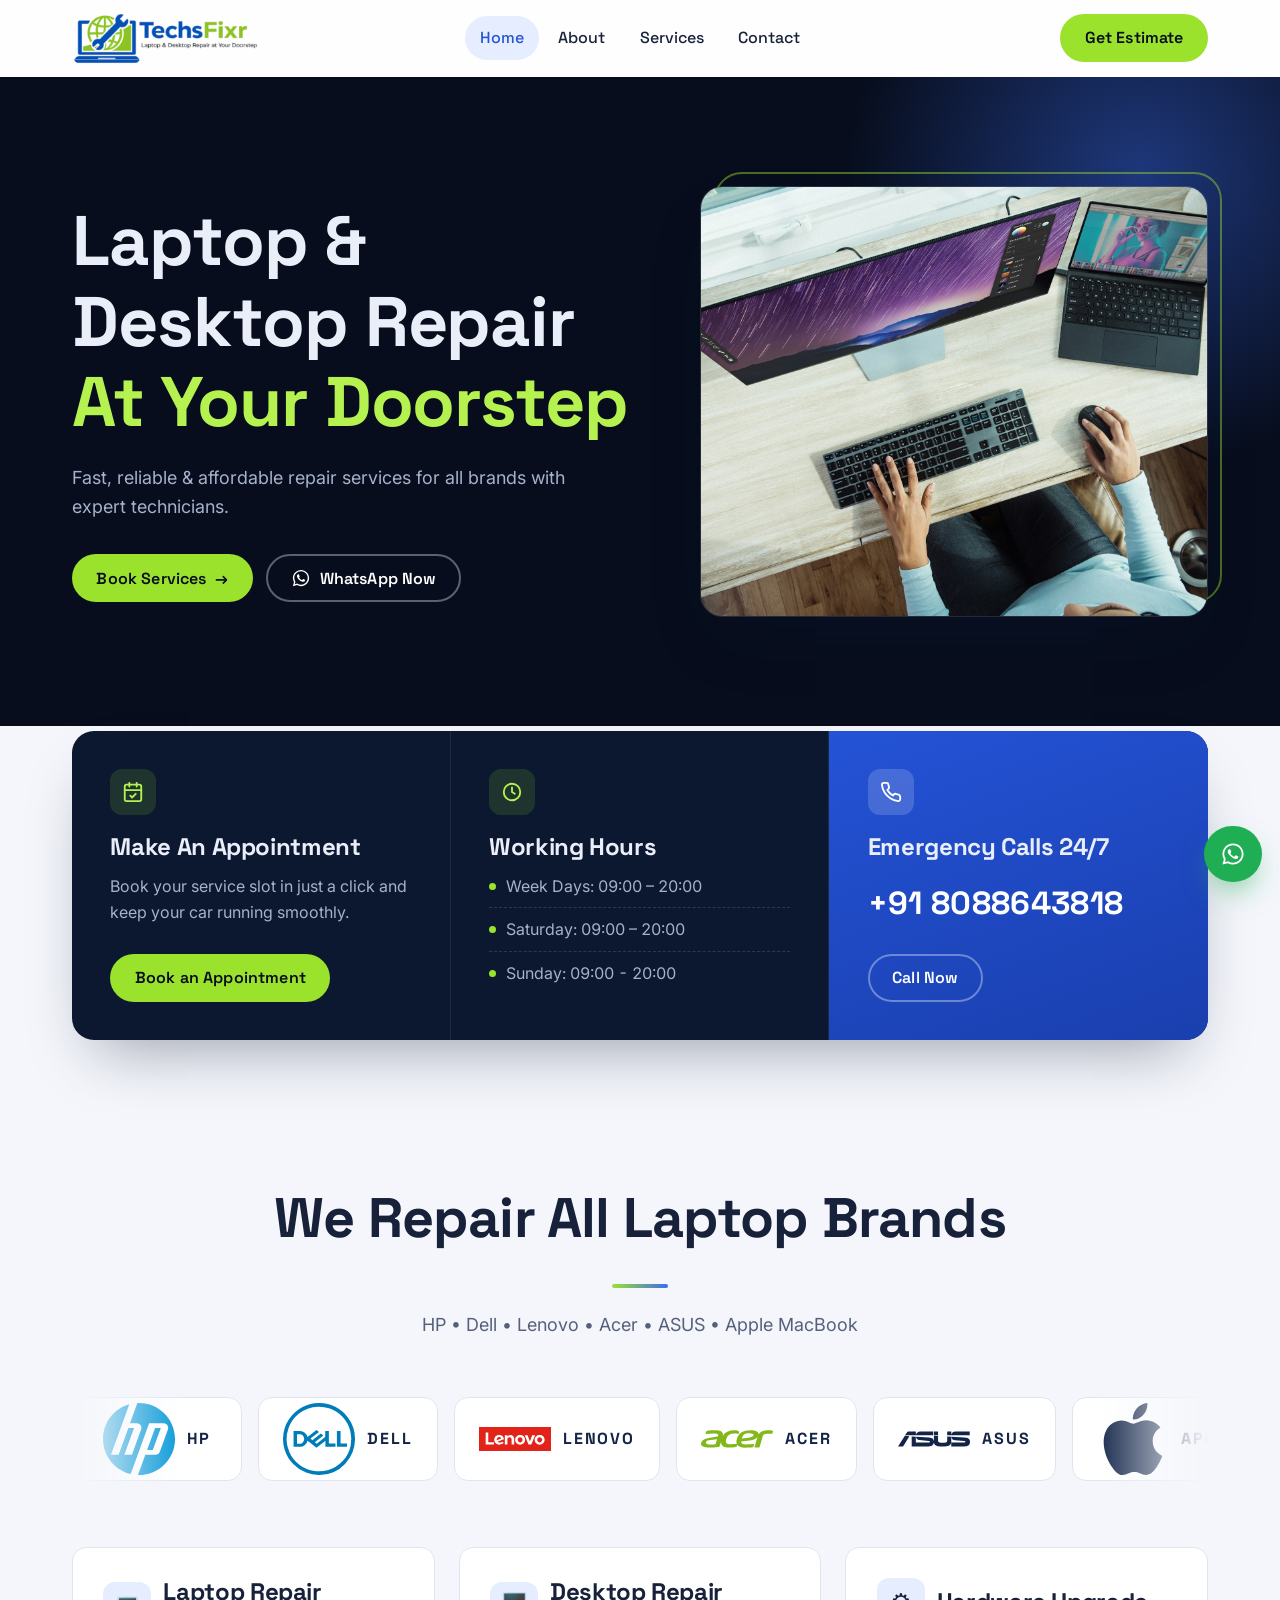
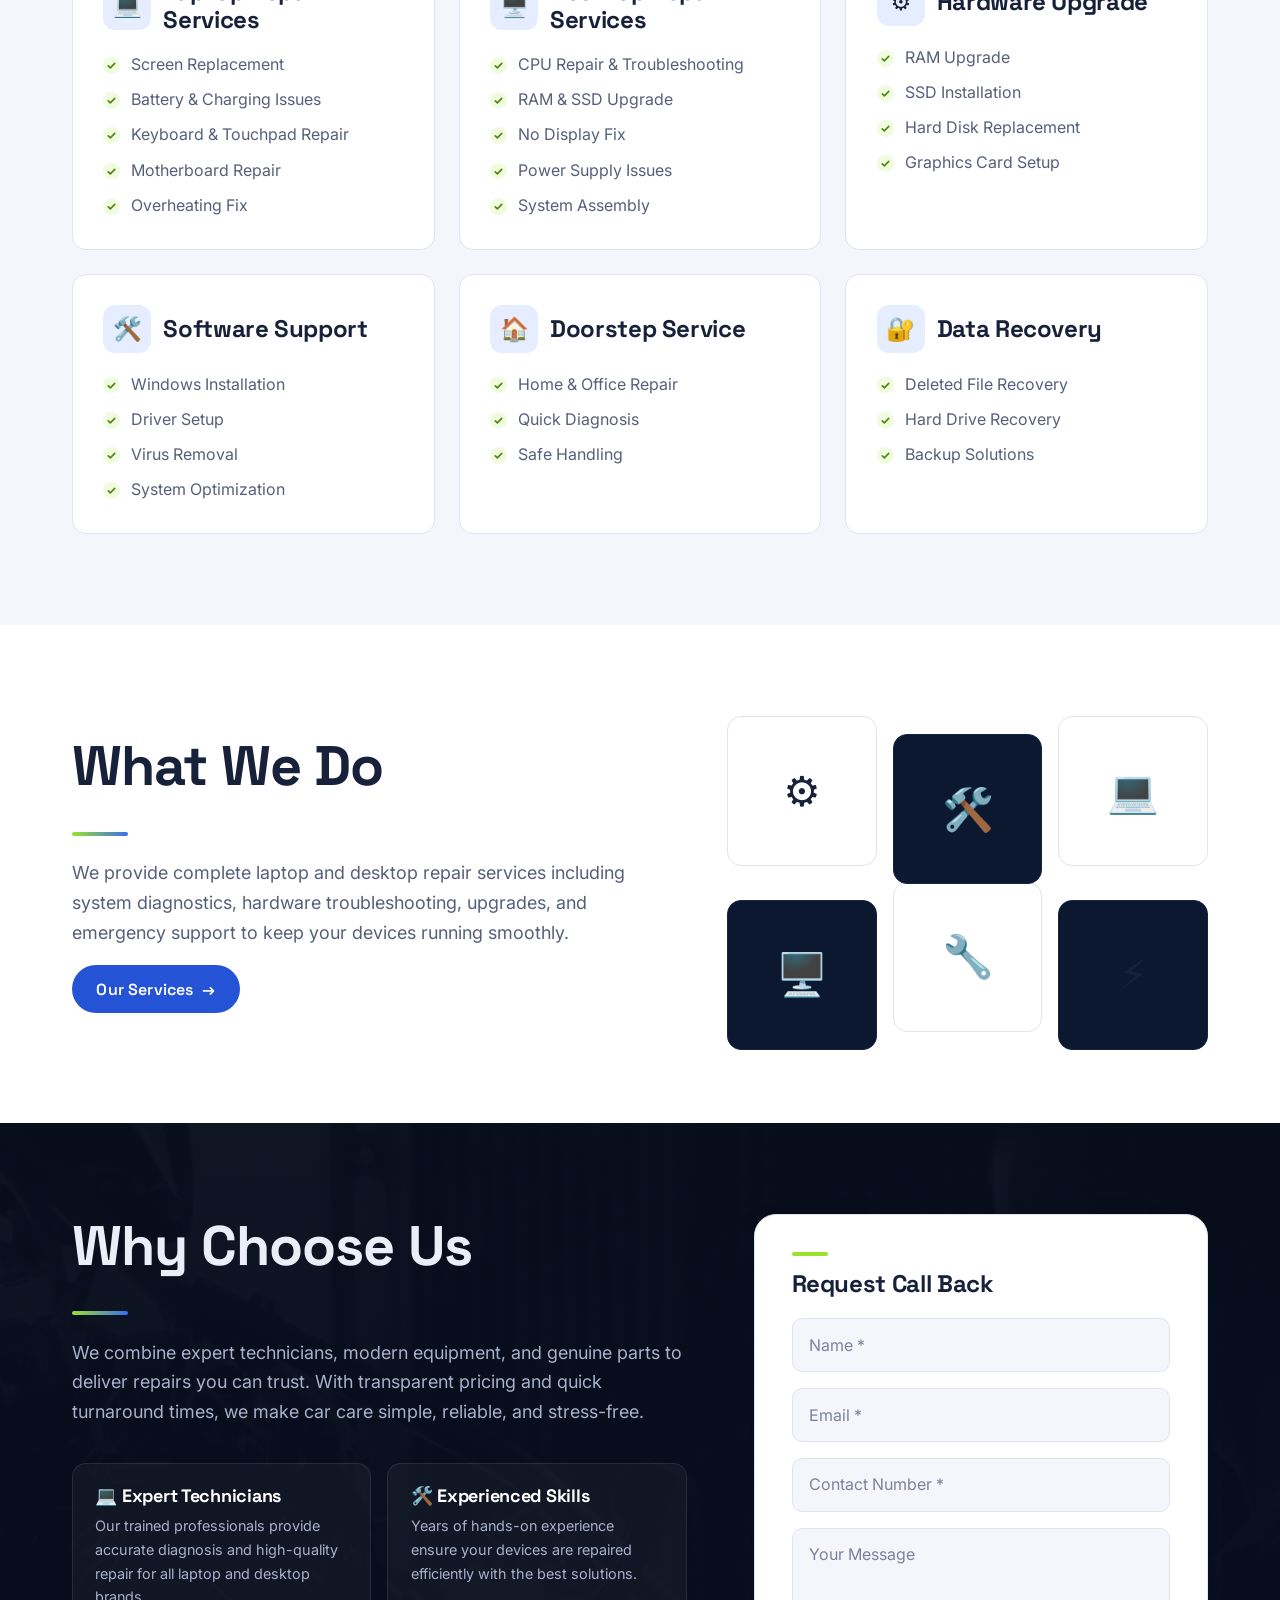
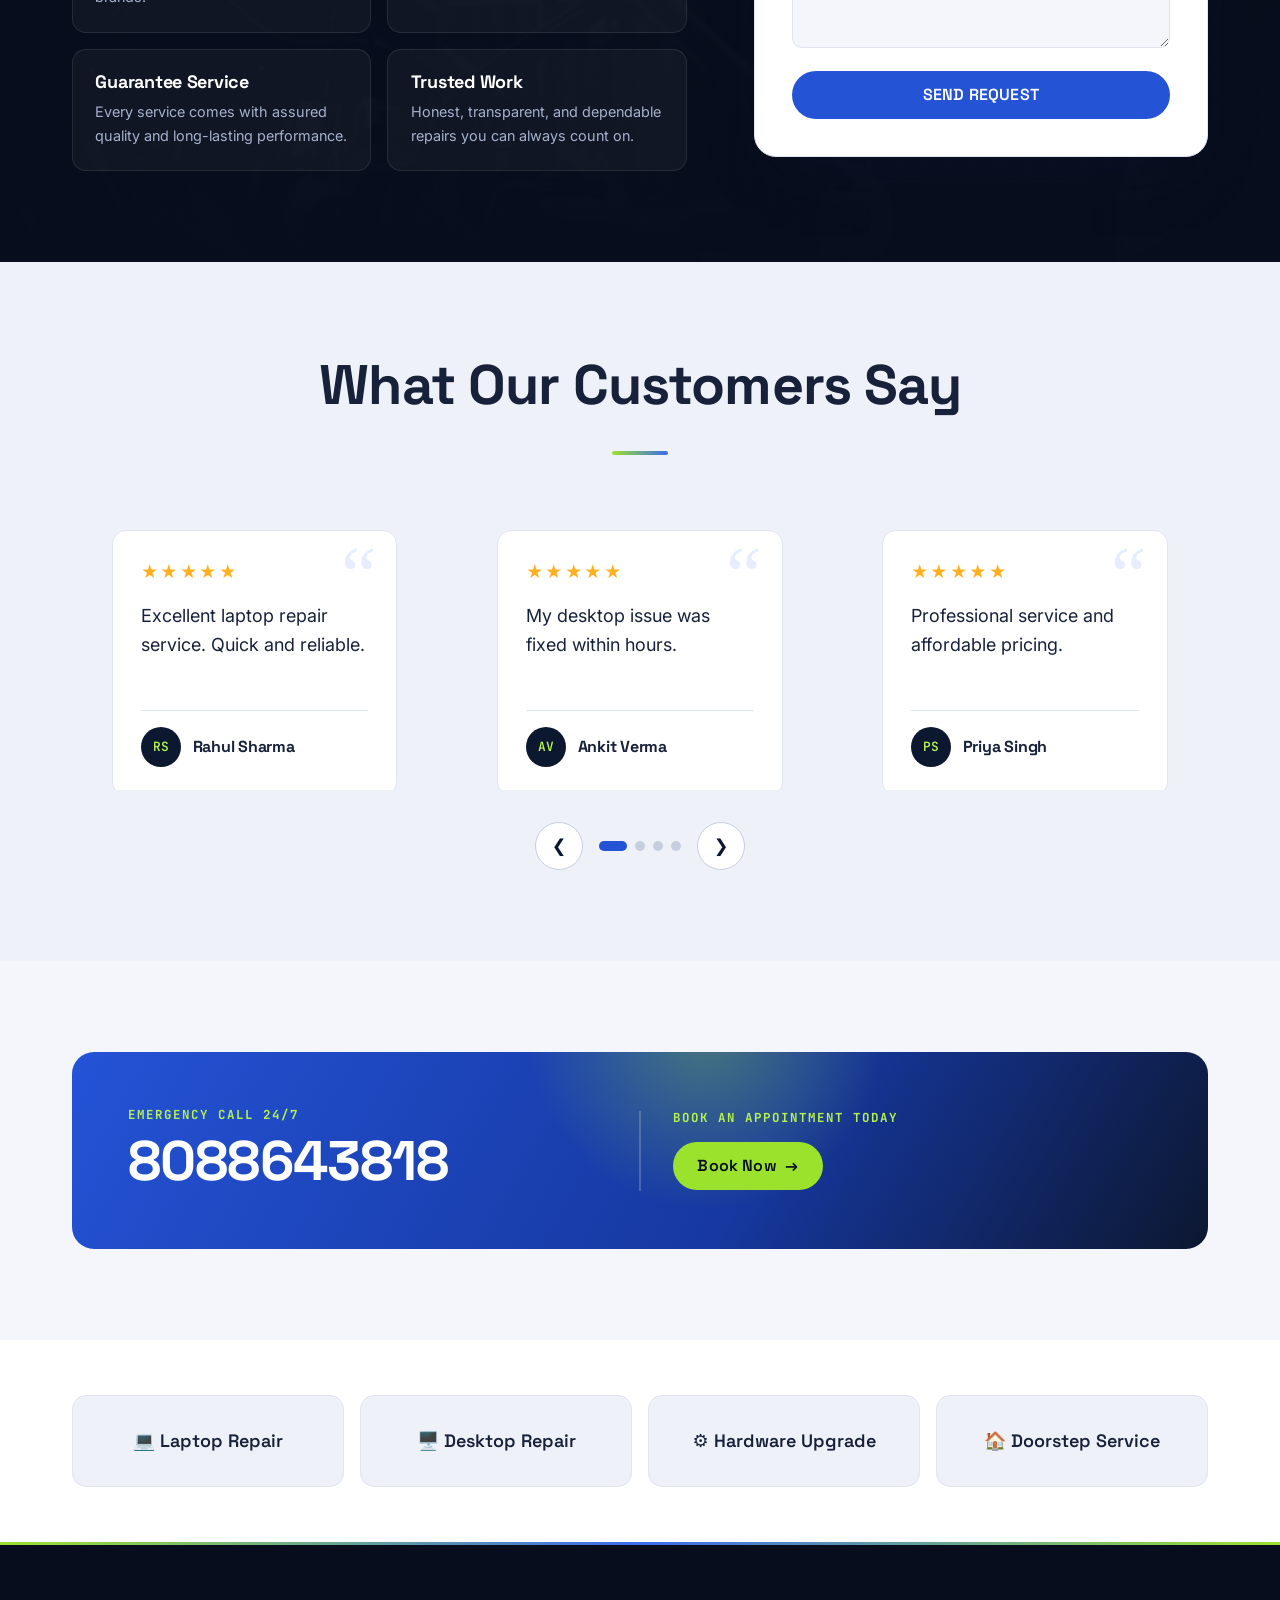
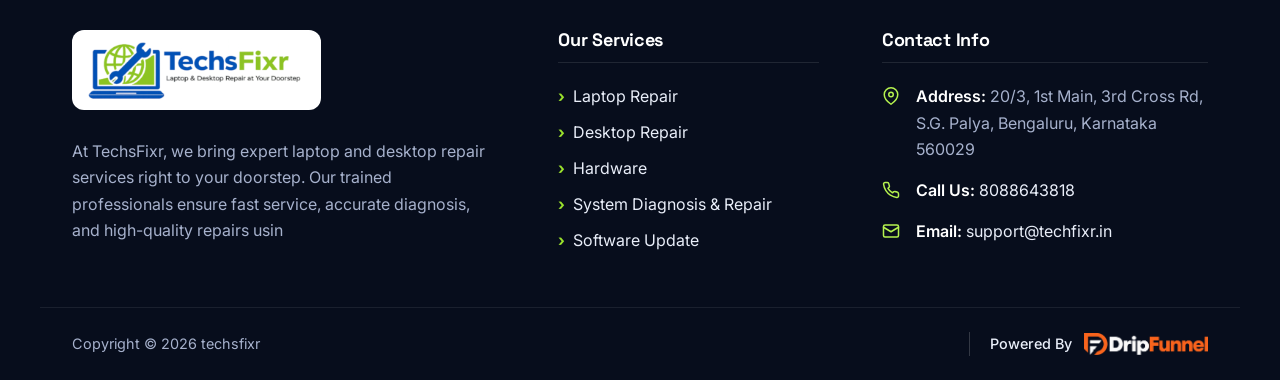
<file: index.html>
<!DOCTYPE html>
<html lang="en-US">
<head>
  <meta charset="UTF-8">
  <meta name="viewport" content="width=device-width, initial-scale=1">
  <title>Home - techsfixr</title>
  <meta name="description" content="Laptop &amp; Desktop Repair At Your Doorstep Fast, reliable &amp; affordable repair services for all brands with expert technicians. Book Services WhatsApp Now We Repair All Laptop Brands HP • Dell • Lenovo • Acer • ASUS • Apple MacBook HP DELL LENOVO ACER ASUS APPLE HP DELL LENOVO ACER ASUS APPLE 💻 Laptop Repair [&hellip;]">
  <link rel="canonical" href="https://techsfixr.in/">
  <meta name="robots" content="index, follow">
  <meta name="theme-color" content="#0c1730">
  <meta property="og:locale" content="en_US">
  <meta property="og:type" content="website">
  <meta property="og:site_name" content="techsfixr">
  <meta property="og:title" content="Home - techsfixr">
  <meta property="og:description" content="Laptop &amp; Desktop Repair At Your Doorstep Fast, reliable &amp; affordable repair services for all brands with expert technicians. Book Services WhatsApp Now We Repair All Laptop Brands HP • Dell • Lenovo • Acer • ASUS • Apple MacBook HP DELL LENOVO ACER ASUS APPLE HP DELL LENOVO ACER ASUS APPLE 💻 Laptop Repair [&hellip;]">
  <meta property="og:url" content="https://techsfixr.in/">
  <meta name="twitter:card" content="summary">
  <meta name="twitter:description" content="Laptop &amp; Desktop Repair At Your Doorstep Fast, reliable &amp; affordable repair services for all brands with expert technicians. Book Services WhatsApp Now We Repair All Laptop Brands HP • Dell • Lenovo • Acer • ASUS • Apple MacBook HP DELL LENOVO ACER ASUS APPLE HP DELL LENOVO ACER ASUS APPLE 💻 Laptop Repair [&hellip;]">
  <script>document.documentElement.classList.add("js");</script>
  <link rel="preconnect" href="https://fonts.googleapis.com">
  <link rel="preconnect" href="https://fonts.gstatic.com" crossorigin>
  <link rel="icon" href="favicon.ico" sizes="any">
  <link rel="icon" type="image/png" sizes="32x32" href="images/favicon-32.png">
  <link rel="icon" type="image/png" sizes="512x512" href="images/favicon-512.png">
  <link rel="apple-touch-icon" href="images/apple-touch-icon.png">
  <link rel="stylesheet" href="https://fonts.googleapis.com/css2?family=Inter:wght@400;500;600&amp;family=JetBrains+Mono:wght@500;600&amp;family=Space+Grotesk:wght@500;600;700&amp;display=swap">
  <link rel="stylesheet" href="css/style.css">
  <link rel="stylesheet" href="css/responsive.css">
  <script type="application/ld+json">
  {"@context":"https://schema.org","@graph":[
    {"@type":"WebSite","@id":"https://techsfixr.in/#website","name":"techsfixr","description":"Best System Reapir Services","url":"https://techsfixr.in/","inLanguage":"en-US"},
    {"@type":"Organization","@id":"https://techsfixr.in/#organization","name":"techsfixr","slogan":"Best System Reapir Services","url":"https://techsfixr.in/"}
  ]}
  </script>
</head>
<body class="page-home">
  <a class="skip-link" href="#content">Skip to content</a>

  <header class="site-header">
    <div class="container header-inner">
      <a class="brand" href="index.html" aria-label="techsfixr home">
        <img src="images/logo-272x76.png" srcset="images/logo-272x76.png 1x, images/logo.png 2x" alt="techsfixr logo with laptop and globe" width="272" height="76">
      </a>
      <button class="nav-toggle" type="button" aria-expanded="false" aria-controls="primary-nav" aria-label="Open menu"><span></span></button>
      <nav class="primary-nav" id="primary-nav" aria-label="Primary">
        <ul class="nav-list">
          <li><a href="index.html" aria-current="page">Home</a></li>
          <li><a href="about.html">About</a></li>
          <li><a href="services.html">Services</a></li>
          <li><a href="contact.html">Contact</a></li>
        </ul>
        <a class="btn btn--lime" href="contact.html" data-estimate aria-haspopup="dialog">Get Estimate</a>
      </nav>
    </div>
  </header>
  <div class="nav-backdrop" aria-hidden="true"></div>

  <main id="content">
    <h1 class="visually-hidden">Home</h1>

    <section class="hero pattern-grid">
      <div class="container hero-grid">
        <div class="hero-copy" data-reveal>
          <h1>Laptop &amp; Desktop Repair <span class="accent">At Your Doorstep</span></h1>
          <p class="hero-lead">Fast, reliable &amp; affordable repair services for all brands with expert technicians.</p>
          <div class="btn-row">
            <a class="btn btn--lime" href="contact.html">Book Services <span class="arrow" aria-hidden="true">&rarr;</span></a>
            <a class="btn btn--ghost" href="https://wa.me/918088643818" target="_blank" rel="noopener"><svg viewBox="0 0 32 32" fill="currentColor" aria-hidden="true" width="20" height="20"><path d="M16.04 3C8.86 3 3.03 8.82 3.03 16c0 2.3.6 4.53 1.74 6.5L3 29l6.66-1.74A12.95 12.95 0 0 0 16.04 29C23.2 29 29 23.18 29 16S23.2 3 16.04 3zm0 23.7c-1.98 0-3.92-.53-5.6-1.54l-.4-.24-3.95 1.03 1.06-3.85-.26-.4a10.66 10.66 0 0 1-1.64-5.7c0-5.9 4.8-10.7 10.8-10.7 5.9 0 10.7 4.8 10.7 10.7 0 5.9-4.8 10.7-10.7 10.7zm5.87-8c-.32-.16-1.9-.94-2.2-1.05-.3-.1-.5-.16-.72.16-.2.32-.82 1.05-1 1.26-.19.21-.37.24-.69.08-.32-.16-1.36-.5-2.59-1.6-.96-.86-1.6-1.91-1.8-2.23-.18-.32-.02-.5.14-.65.15-.14.32-.37.48-.56.16-.18.21-.32.32-.53.1-.21.05-.4-.03-.56-.08-.16-.72-1.73-.98-2.37-.26-.62-.52-.54-.72-.55h-.61c-.21 0-.56.08-.85.4-.29.32-1.12 1.1-1.12 2.66 0 1.57 1.15 3.09 1.3 3.3.17.21 2.26 3.45 5.47 4.84.77.33 1.36.53 1.83.68.77.24 1.47.2 2.02.13.62-.1 1.9-.78 2.17-1.53.27-.75.27-1.4.19-1.53-.08-.13-.3-.21-.61-.37z"/></svg> WhatsApp Now</a>
          </div>
        </div>
        <div class="hero-media" data-reveal>
          <div class="frame">
            <img src="images/backgrounds/hero-laptop.jpg" alt="Laptop on a desk" width="1920" height="1282" fetchpriority="high">
          </div>
        </div>
      </div>
    </section>

    <section class="section--tight" aria-label="Appointments, working hours and emergency calls">
      <div class="container">
        <div class="info-strip info-strip--lift" data-reveal>
          <div class="info-item">
            <span class="info-item__icon"><svg viewBox="0 0 24 24" fill="none" stroke="currentColor" stroke-width="2" stroke-linecap="round" stroke-linejoin="round" aria-hidden="true"><rect x="3" y="4" width="18" height="18" rx="2"/><path d="M16 2v4M8 2v4M3 10h18M9 16l2 2 4-4"/></svg></span>
            <h5>Make An Appointment</h5>
            <p>Book your service slot in just a click and keep your car running smoothly.</p>
            <a class="btn btn--lime" href="contact.html">Book an Appointment</a>
          </div>
          <div class="info-item">
            <span class="info-item__icon"><svg viewBox="0 0 24 24" fill="none" stroke="currentColor" stroke-width="2" stroke-linecap="round" stroke-linejoin="round" aria-hidden="true"><circle cx="12" cy="12" r="9"/><path d="M12 7v5l3 2"/></svg></span>
            <h5>Working Hours</h5>
            <ul class="hours">
              <li>Week Days: 09:00 – 20:00</li>
              <li>Saturday: 09:00 – 20:00</li>
              <li>Sunday: 09:00 - 20:00</li>
            </ul>
          </div>
          <div class="info-item">
            <span class="info-item__icon"><svg viewBox="0 0 24 24" fill="none" stroke="currentColor" stroke-width="2" stroke-linecap="round" stroke-linejoin="round" aria-hidden="true"><path d="M22 16.9v3a2 2 0 0 1-2.2 2 19.8 19.8 0 0 1-8.6-3.1 19.5 19.5 0 0 1-6-6A19.8 19.8 0 0 1 2.1 4.2 2 2 0 0 1 4.1 2h3a2 2 0 0 1 2 1.7c.1.9.4 1.8.7 2.7a2 2 0 0 1-.5 2.1L8 9.8a16 16 0 0 0 6 6l1.3-1.3a2 2 0 0 1 2.1-.4c.9.3 1.8.6 2.7.7a2 2 0 0 1 1.7 2z"/></svg></span>
            <h5>Emergency Calls 24/7</h5>
            <a class="info-phone" href="tel:+918088643818">+91 8088643818</a>
            <a class="btn btn--ghost" href="tel:+918088643818">Call Now</a>
          </div>
        </div>
      </div>
    </section>

    <section class="section" id="all-services">
      <div class="container">
        <div class="section-head section-head--center" data-reveal>
          <h2>We Repair All Laptop Brands</h2>
          <hr class="rule">
          <p>HP • Dell • Lenovo • Acer • ASUS • Apple MacBook</p>
        </div>
        <div class="marquee" data-reveal>
          <div class="marquee__track">
            <ul class="marquee__group"><li class="marquee__item"><img src="images/brands/hp.svg" alt="" width="32" height="32"><span>HP</span></li><li class="marquee__item"><img src="images/brands/dell.svg" alt="" width="32" height="32"><span>DELL</span></li><li class="marquee__item"><img src="images/brands/lenovo.svg" alt="" width="32" height="32"><span>LENOVO</span></li><li class="marquee__item"><img src="images/brands/acer.svg" alt="" width="32" height="32"><span>ACER</span></li><li class="marquee__item"><img src="images/brands/asus.svg" alt="" width="32" height="32"><span>ASUS</span></li><li class="marquee__item"><img src="images/brands/apple.svg" alt="" width="32" height="32"><span>APPLE</span></li></ul>
            <ul class="marquee__group" aria-hidden="true"><li class="marquee__item"><img src="images/brands/hp.svg" alt="" width="32" height="32"><span>HP</span></li><li class="marquee__item"><img src="images/brands/dell.svg" alt="" width="32" height="32"><span>DELL</span></li><li class="marquee__item"><img src="images/brands/lenovo.svg" alt="" width="32" height="32"><span>LENOVO</span></li><li class="marquee__item"><img src="images/brands/acer.svg" alt="" width="32" height="32"><span>ACER</span></li><li class="marquee__item"><img src="images/brands/asus.svg" alt="" width="32" height="32"><span>ASUS</span></li><li class="marquee__item"><img src="images/brands/apple.svg" alt="" width="32" height="32"><span>APPLE</span></li></ul>
          </div>
        </div>
        <div class="grid grid--3">
          <article class="card svc-card" data-reveal>
            <h3><span class="emoji" aria-hidden="true">💻</span>Laptop Repair Services</h3>
            <ul class="tick-list"><li>Screen Replacement</li><li>Battery &amp; Charging Issues</li><li>Keyboard &amp; Touchpad Repair</li><li>Motherboard Repair</li><li>Overheating Fix</li></ul>
          </article>
          <article class="card svc-card" data-reveal>
            <h3><span class="emoji" aria-hidden="true">🖥️</span>Desktop Repair Services</h3>
            <ul class="tick-list"><li>CPU Repair &amp; Troubleshooting</li><li>RAM &amp; SSD Upgrade</li><li>No Display Fix</li><li>Power Supply Issues</li><li>System Assembly</li></ul>
          </article>
          <article class="card svc-card" data-reveal>
            <h3><span class="emoji" aria-hidden="true">⚙️</span>Hardware Upgrade</h3>
            <ul class="tick-list"><li>RAM Upgrade</li><li>SSD Installation</li><li>Hard Disk Replacement</li><li>Graphics Card Setup</li></ul>
          </article>
          <article class="card svc-card" data-reveal>
            <h3><span class="emoji" aria-hidden="true">🛠️</span>Software Support</h3>
            <ul class="tick-list"><li>Windows Installation</li><li>Driver Setup</li><li>Virus Removal</li><li>System Optimization</li></ul>
          </article>
          <article class="card svc-card" data-reveal>
            <h3><span class="emoji" aria-hidden="true">🏠</span>Doorstep Service</h3>
            <ul class="tick-list"><li>Home &amp; Office Repair</li><li>Quick Diagnosis</li><li>Safe Handling</li></ul>
          </article>
          <article class="card svc-card" data-reveal>
            <h3><span class="emoji" aria-hidden="true">🔐</span>Data Recovery</h3>
            <ul class="tick-list"><li>Deleted File Recovery</li><li>Hard Drive Recovery</li><li>Backup Solutions</li></ul>
          </article>
        </div>
      </div>
    </section>

    <section class="section section--white">
      <div class="container split">
        <div data-reveal>
          <h1 class="h-display">What We Do</h1>
          <hr class="rule">
          <p>We provide complete laptop and desktop repair services including system diagnostics, hardware troubleshooting, upgrades, and emergency support to keep your devices running smoothly.</p>
          <a class="btn" href="services.html">Our Services <span class="arrow" aria-hidden="true">&rarr;</span></a>
        </div>
        <div class="tile-grid" aria-hidden="true" data-reveal>
          <div class="tile">⚙️</div><div class="tile">🛠️</div><div class="tile">💻</div>
          <div class="tile">🖥️</div><div class="tile">🔧</div><div class="tile">⚡</div>
        </div>
      </div>
    </section>

    <section class="section why">
      <div class="why__bg" aria-hidden="true"></div>
      <div class="container why-grid">
        <div data-reveal>
          <h2>Why Choose Us</h2>
          <hr class="rule">
          <p class="why-intro">We combine expert technicians, modern equipment, and genuine parts to deliver repairs you can trust. With transparent pricing and quick turnaround times, we make car care simple, reliable, and stress-free.</p>
          <div class="feature-grid">
            <div class="feature">
              <h6>💻 Expert Technicians</h6>
              <p>Our trained professionals provide accurate diagnosis and high-quality repair for all laptop and desktop brands.</p>
            </div>
            <div class="feature">
              <h6>🛠️ Experienced Skills</h6>
              <p>Years of hands-on experience ensure your devices are repaired efficiently with the best solutions.</p>
            </div>
            <div class="feature">
              <h6>Guarantee Service</h6>
              <p>Every service comes with assured quality and long-lasting performance.</p>
            </div>
            <div class="feature">
              <h6>Trusted Work</h6>
              <p>Honest, transparent, and dependable repairs you can always count on.</p>
            </div>
          </div>
        </div>
        <div class="form-card" data-reveal>
          <h4>Request Call Back</h4>
          <form data-form="callback" novalidate>
            <p class="form-alert" role="alert">There was an error trying to submit your form. Please try again.</p>
              <div class="field">
                <label class="visually-hidden" for="cb-name">Name</label>
                <input id="cb-name" type="text" name="name" placeholder="Name *" data-required aria-required="true" autocomplete="name">
                <span class="field-error" aria-live="polite"></span>
              </div>
              <div class="field">
                <label class="visually-hidden" for="cb-email">Email</label>
                <input id="cb-email" type="email" name="email" placeholder="Email *" data-required aria-required="true" autocomplete="email">
                <span class="field-error" aria-live="polite"></span>
              </div>
              <div class="field">
                <label class="visually-hidden" for="cb-phone">Contact Number</label>
                <input id="cb-phone" type="tel" name="phone" placeholder="Contact Number *" data-required aria-required="true" data-type="phone" autocomplete="tel" inputmode="tel">
                <span class="field-error" aria-live="polite"></span>
              </div>
              <div class="field">
                <label class="visually-hidden" for="cb-message">Your Message</label>
                <textarea id="cb-message" name="message" placeholder="Your Message"></textarea>
                <span class="field-error" aria-live="polite"></span>
              </div>
            <button class="btn btn--block" type="submit">SEND REQUEST</button>
          </form>
        </div>
      </div>
    </section>

    <section class="section section--tint">
      <div class="container">
        <div class="section-head section-head--center" data-reveal>
          <h2>What Our Customers Say</h2>
          <hr class="rule">
        </div>
        <div class="slider" data-slider role="region" aria-roledescription="carousel" aria-label="What Our Customers Say" tabindex="0">
          <div class="slider__viewport">
            <ul class="slider__track">
            <li class="slider__slide">
              <figure class="quote-card">
                <div class="stars" role="img" aria-label="5 out of 5 stars">★★★★★</div>
                <blockquote><p>Excellent laptop repair service. Quick and reliable.</p></blockquote>
                <figcaption><h4><span class="avatar" aria-hidden="true">RS</span>Rahul Sharma</h4></figcaption>
              </figure>
            </li>
            <li class="slider__slide">
              <figure class="quote-card">
                <div class="stars" role="img" aria-label="5 out of 5 stars">★★★★★</div>
                <blockquote><p>My desktop issue was fixed within hours.</p></blockquote>
                <figcaption><h4><span class="avatar" aria-hidden="true">AV</span>Ankit Verma</h4></figcaption>
              </figure>
            </li>
            <li class="slider__slide">
              <figure class="quote-card">
                <div class="stars" role="img" aria-label="5 out of 5 stars">★★★★★</div>
                <blockquote><p>Professional service and affordable pricing.</p></blockquote>
                <figcaption><h4><span class="avatar" aria-hidden="true">PS</span>Priya Singh</h4></figcaption>
              </figure>
            </li>
            <li class="slider__slide">
              <figure class="quote-card">
                <div class="stars" role="img" aria-label="5 out of 5 stars">★★★★★</div>
                <blockquote><p>Technician arrived on time and fixed everything.</p></blockquote>
                <figcaption><h4><span class="avatar" aria-hidden="true">RK</span>Rohit Kumar</h4></figcaption>
              </figure>
            </li>
            <li class="slider__slide">
              <figure class="quote-card">
                <div class="stars" role="img" aria-label="5 out of 5 stars">★★★★★</div>
                <blockquote><p>Very satisfied with doorstep service.</p></blockquote>
                <figcaption><h4><span class="avatar" aria-hidden="true">SP</span>Sneha Patel</h4></figcaption>
              </figure>
            </li>
            <li class="slider__slide">
              <figure class="quote-card">
                <div class="stars" role="img" aria-label="5 out of 5 stars">★★★★★</div>
                <blockquote><p>Best repair service. Highly recommended.</p></blockquote>
                <figcaption><h4><span class="avatar" aria-hidden="true">AJ</span>Amit Joshi</h4></figcaption>
              </figure>
            </li>
            </ul>
          </div>
          <div class="slider__controls">
            <button class="slider__btn prev" type="button" data-slider-prev aria-label="Previous testimonials">❮</button>
            <div class="slider__dots"></div>
            <button class="slider__btn next" type="button" data-slider-next aria-label="Next testimonials">❯</button>
          </div>
        </div>
      </div>
    </section>

    <section class="section" aria-label="Emergency call and appointments">
      <div class="container">
        <div class="cta-band" data-reveal>
          <div>
            <h6>EMERGENCY CALL 24/7</h6>
            <h2><a href="tel:+918088643818">8088643818</a></h2>
          </div>
          <hr class="cta-band__divider">
          <div class="cta-band__right">
            <h6>BOOK AN APPOINTMENT TODAY</h6>
            <a class="btn btn--lime" href="contact.html">Book Now <span class="arrow" aria-hidden="true">&rarr;</span></a>
          </div>
        </div>
      </div>
    </section>

    <section class="section--tight section--white" aria-label="Quick services">
      <div class="container">
        <ul class="quick-grid" data-reveal>
          <li class="quick-box">💻 Laptop Repair</li>
          <li class="quick-box">🖥️ Desktop Repair</li>
          <li class="quick-box">⚙️ Hardware Upgrade</li>
          <li class="quick-box">🏠 Doorstep Service</li>
        </ul>
      </div>
    </section>
  </main>

  <footer class="site-footer">
    <div class="container footer-grid">
      <section aria-label="About techsfixr">
        <a class="footer-logo" href="index.html"><img src="images/logo-300x84.png" srcset="images/logo-300x84.png 1x, images/logo.png 2x" alt="techsfixr logo with laptop and globe" width="300" height="84" loading="lazy"></a>
        <p class="footer-about">At TechsFixr, we bring expert laptop and desktop repair services right to your doorstep. Our trained professionals ensure fast service, accurate diagnosis, and high-quality repairs usin</p>
      </section>
      <section>
        <h2>Our Services</h2>
        <nav aria-label="Our Services">
          <ul class="footer-links">
            <li><a href="services.html#laptop-repair">Laptop Repair</a></li>
            <li><a href="services.html#desktop-repair">Desktop Repair</a></li>
            <li><a href="services.html#hardware-upgrade">Hardware</a></li>
            <li><a href="services.html#all-services">System Diagnosis &amp; Repair</a></li>
            <li><a href="services.html#software-data-recovery">Software Update</a></li>
          </ul>
        </nav>
      </section>
      <section>
        <h2>Contact Info</h2>
        <ul class="footer-contact">
          <li><svg viewBox="0 0 24 24" fill="none" stroke="currentColor" stroke-width="2" stroke-linecap="round" stroke-linejoin="round" aria-hidden="true"><path d="M21 10c0 7-9 13-9 13S3 17 3 10a9 9 0 0 1 18 0z"/><circle cx="12" cy="10" r="3"/></svg><span><b>Address:</b> 20/3, 1st Main, 3rd Cross Rd, S.G. Palya, Bengaluru, Karnataka 560029</span></li>
          <li><svg viewBox="0 0 24 24" fill="none" stroke="currentColor" stroke-width="2" stroke-linecap="round" stroke-linejoin="round" aria-hidden="true"><path d="M22 16.9v3a2 2 0 0 1-2.2 2 19.8 19.8 0 0 1-8.6-3.1 19.5 19.5 0 0 1-6-6A19.8 19.8 0 0 1 2.1 4.2 2 2 0 0 1 4.1 2h3a2 2 0 0 1 2 1.7c.1.9.4 1.8.7 2.7a2 2 0 0 1-.5 2.1L8 9.8a16 16 0 0 0 6 6l1.3-1.3a2 2 0 0 1 2.1-.4c.9.3 1.8.6 2.7.7a2 2 0 0 1 1.7 2z"/></svg><span><b>Call Us:</b> <a href="tel:+918088643818">8088643818</a></span></li>
          <li><svg viewBox="0 0 24 24" fill="none" stroke="currentColor" stroke-width="2" stroke-linecap="round" stroke-linejoin="round" aria-hidden="true"><rect x="2" y="4" width="20" height="16" rx="2"/><path d="m22 7-10 6L2 7"/></svg><span><b>Email:</b> <a href="mailto:support@techfixr.in">support@techfixr.in</a></span></li>
        </ul>
      </section>
    </div>
    <div class="container footer-bottom">
      <p>Copyright &copy; 2026 techsfixr</p>
      <div class="powered-by">
        <span>Powered By</span>
        <a href="https://www.dripfunnel.com/in/" target="_blank" rel="noopener" aria-label="DripFunnel (opens in a new tab)">
          <img src="images/dripfunnel/DRIPFUNNEL%20white%20logo.png" alt="DripFunnel" width="2077" height="369" loading="lazy">
        </a>
      </div>
    </div>
  </footer>

  <a class="wa-float" href="https://wa.me/918088643818" target="_blank" rel="noopener" aria-label="WhatsApp us"><svg viewBox="0 0 32 32" fill="currentColor" aria-hidden="true"><path d="M16.04 3C8.86 3 3.03 8.82 3.03 16c0 2.3.6 4.53 1.74 6.5L3 29l6.66-1.74A12.95 12.95 0 0 0 16.04 29C23.2 29 29 23.18 29 16S23.2 3 16.04 3zm0 23.7c-1.98 0-3.92-.53-5.6-1.54l-.4-.24-3.95 1.03 1.06-3.85-.26-.4a10.66 10.66 0 0 1-1.64-5.7c0-5.9 4.8-10.7 10.8-10.7 5.9 0 10.7 4.8 10.7 10.7 0 5.9-4.8 10.7-10.7 10.7zm5.87-8c-.32-.16-1.9-.94-2.2-1.05-.3-.1-.5-.16-.72.16-.2.32-.82 1.05-1 1.26-.19.21-.37.24-.69.08-.32-.16-1.36-.5-2.59-1.6-.96-.86-1.6-1.91-1.8-2.23-.18-.32-.02-.5.14-.65.15-.14.32-.37.48-.56.16-.18.21-.32.32-.53.1-.21.05-.4-.03-.56-.08-.16-.72-1.73-.98-2.37-.26-.62-.52-.54-.72-.55h-.61c-.21 0-.56.08-.85.4-.29.32-1.12 1.1-1.12 2.66 0 1.57 1.15 3.09 1.3 3.3.17.21 2.26 3.45 5.47 4.84.77.33 1.36.53 1.83.68.77.24 1.47.2 2.02.13.62-.1 1.9-.78 2.17-1.53.27-.75.27-1.4.19-1.53-.08-.13-.3-.21-.61-.37z"/></svg><span class="wa-float__label">WhatsApp us</span></a>

  <script src="js/navigation.js" defer></script>
  <script src="js/main.js" defer></script>
</body>
</html>
</file>
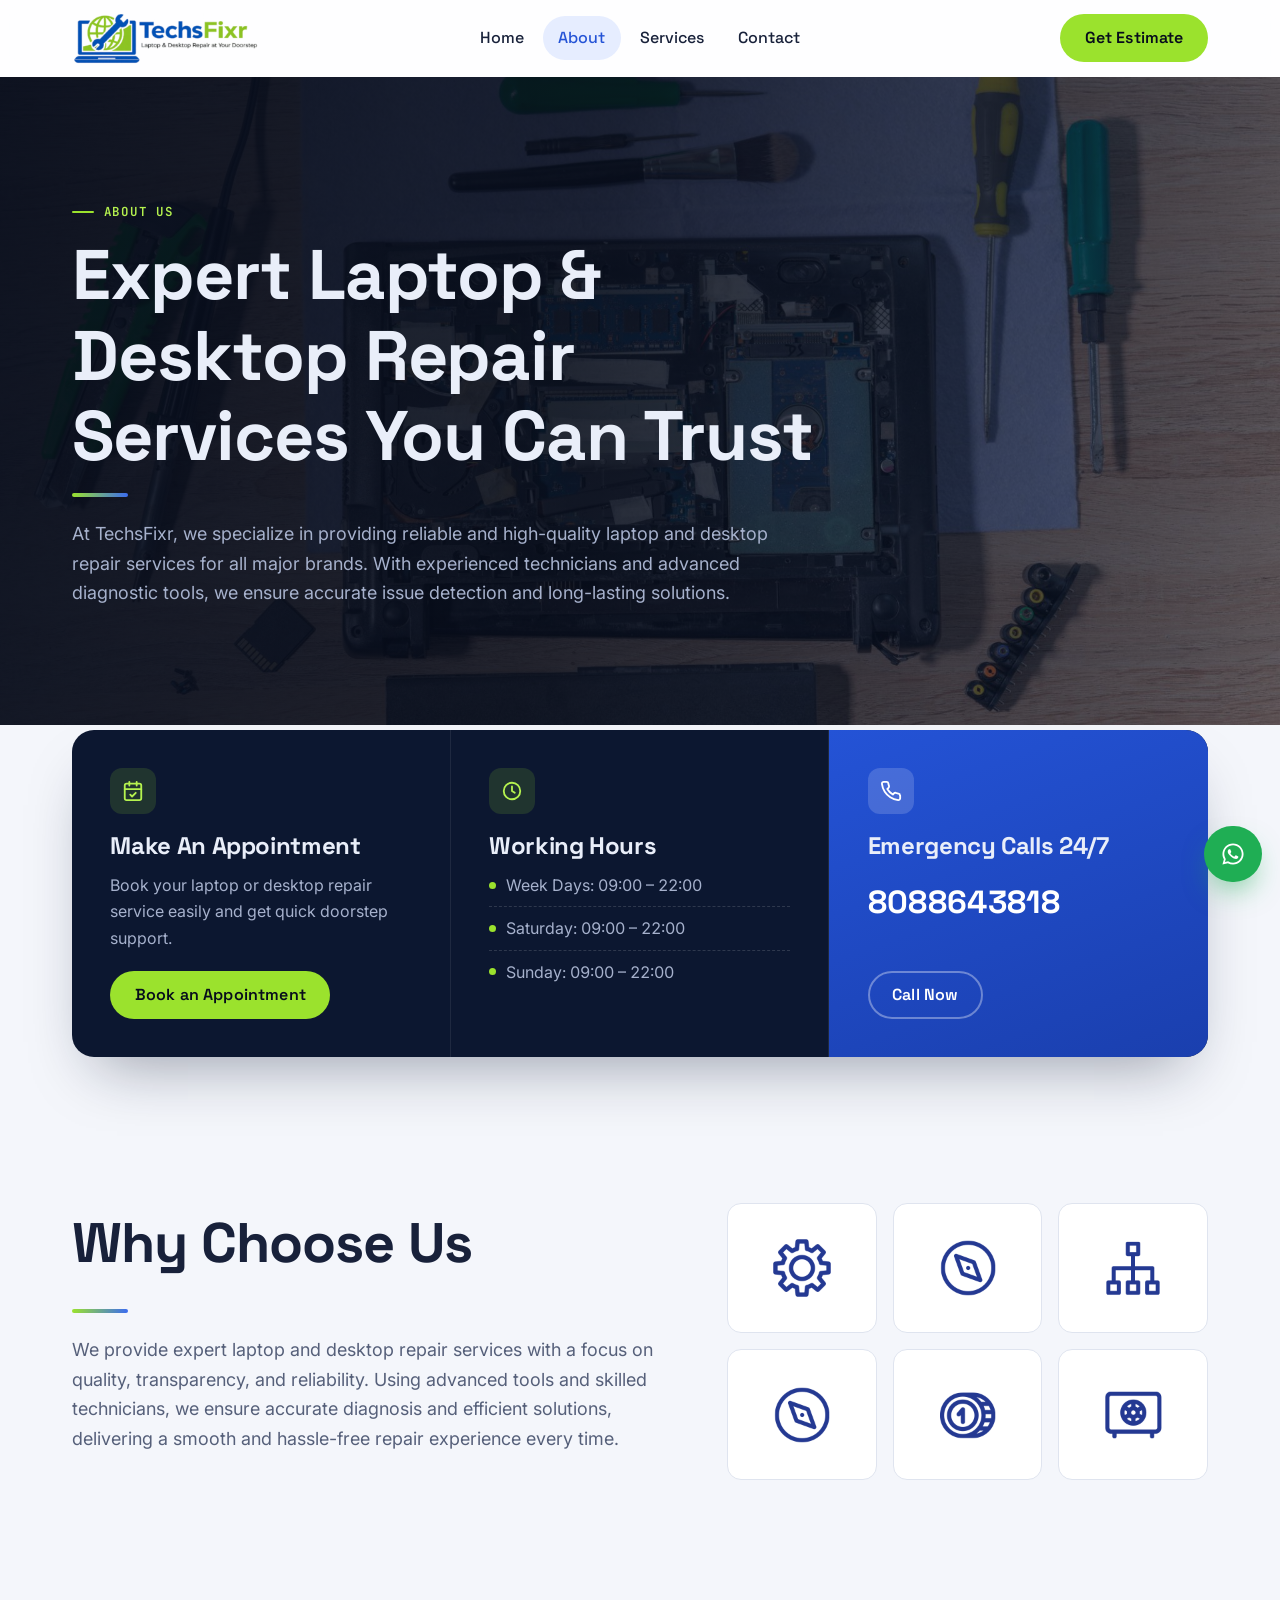
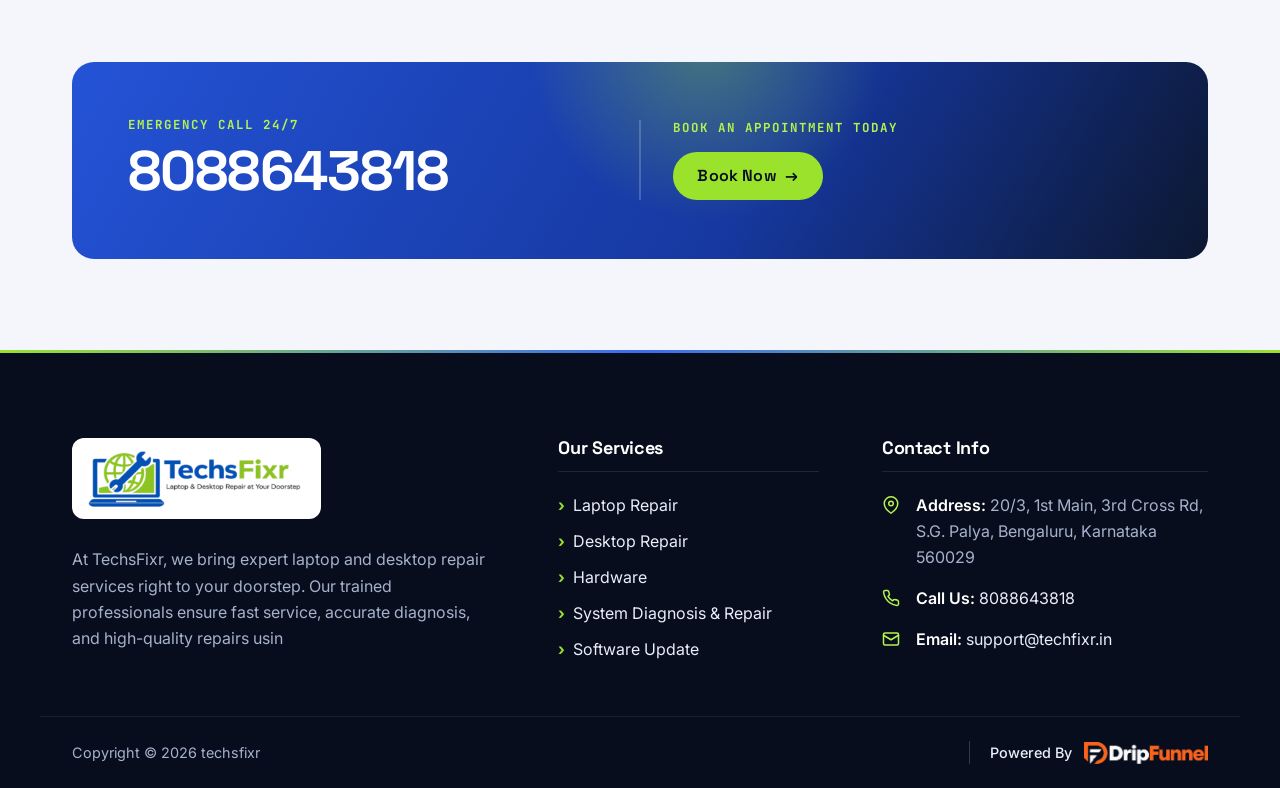
<file: about.html>
<!DOCTYPE html>
<html lang="en-US">
<head>
  <meta charset="UTF-8">
  <meta name="viewport" content="width=device-width, initial-scale=1">
  <title>About - techsfixr</title>
  <meta name="description" content="ABOUT US Expert Laptop &amp; Desktop Repair Services You Can Trust At TechsFixr, we specialize in providing reliable and high-quality laptop and desktop repair services for all major brands. With experienced technicians and advanced diagnostic tools, we ensure accurate issue detection and long-lasting solutions.   Make An Appointment Book your laptop or desktop repair service [&hellip;]">
  <link rel="canonical" href="https://techsfixr.in/about/">
  <meta name="robots" content="index, follow">
  <meta name="theme-color" content="#0c1730">
  <meta property="og:locale" content="en_US">
  <meta property="og:type" content="website">
  <meta property="og:site_name" content="techsfixr">
  <meta property="og:title" content="About - techsfixr">
  <meta property="og:description" content="ABOUT US Expert Laptop &amp; Desktop Repair Services You Can Trust At TechsFixr, we specialize in providing reliable and high-quality laptop and desktop repair services for all major brands. With experienced technicians and advanced diagnostic tools, we ensure accurate issue detection and long-lasting solutions.   Make An Appointment Book your laptop or desktop repair service [&hellip;]">
  <meta property="og:url" content="https://techsfixr.in/about/">
  <meta name="twitter:card" content="summary">
  <meta name="twitter:description" content="ABOUT US Expert Laptop &amp; Desktop Repair Services You Can Trust At TechsFixr, we specialize in providing reliable and high-quality laptop and desktop repair services for all major brands. With experienced technicians and advanced diagnostic tools, we ensure accurate issue detection and long-lasting solutions.   Make An Appointment Book your laptop or desktop repair service [&hellip;]">
  <script>document.documentElement.classList.add("js");</script>
  <link rel="preconnect" href="https://fonts.googleapis.com">
  <link rel="preconnect" href="https://fonts.gstatic.com" crossorigin>
  <link rel="icon" href="favicon.ico" sizes="any">
  <link rel="icon" type="image/png" sizes="32x32" href="images/favicon-32.png">
  <link rel="icon" type="image/png" sizes="512x512" href="images/favicon-512.png">
  <link rel="apple-touch-icon" href="images/apple-touch-icon.png">
  <link rel="stylesheet" href="https://fonts.googleapis.com/css2?family=Inter:wght@400;500;600&amp;family=JetBrains+Mono:wght@500;600&amp;family=Space+Grotesk:wght@500;600;700&amp;display=swap">
  <link rel="stylesheet" href="css/style.css">
  <link rel="stylesheet" href="css/responsive.css">
</head>
<body class="page-about">
  <a class="skip-link" href="#content">Skip to content</a>

  <header class="site-header">
    <div class="container header-inner">
      <a class="brand" href="index.html" aria-label="techsfixr home">
        <img src="images/logo-272x76.png" srcset="images/logo-272x76.png 1x, images/logo.png 2x" alt="techsfixr logo with laptop and globe" width="272" height="76">
      </a>
      <button class="nav-toggle" type="button" aria-expanded="false" aria-controls="primary-nav" aria-label="Open menu"><span></span></button>
      <nav class="primary-nav" id="primary-nav" aria-label="Primary">
        <ul class="nav-list">
          <li><a href="index.html">Home</a></li>
          <li><a href="about.html" aria-current="page">About</a></li>
          <li><a href="services.html">Services</a></li>
          <li><a href="contact.html">Contact</a></li>
        </ul>
        <a class="btn btn--lime" href="contact.html" data-estimate aria-haspopup="dialog">Get Estimate</a>
      </nav>
    </div>
  </header>
  <div class="nav-backdrop" aria-hidden="true"></div>

  <main id="content">
    <section class="page-hero">
      <div class="page-hero__bg" style="background-image:url('images/backgrounds/about-bg.jpg')" aria-hidden="true"></div>
      <div class="container">
        <div class="page-hero__content" data-reveal>
          <h6 class="eyebrow">ABOUT US</h6>
          <h1>Expert Laptop &amp; Desktop Repair Services You Can Trust</h1>
          <hr class="rule">
          <p>At TechsFixr, we specialize in providing reliable and high-quality laptop and desktop repair services for all major brands. With experienced technicians and advanced diagnostic tools, we ensure accurate issue detection and long-lasting solutions.</p>
        </div>
      </div>
    </section>

    <section class="section--tight" aria-label="Appointments, working hours and emergency calls">
      <div class="container">
        <div class="info-strip info-strip--lift" data-reveal>
          <div class="info-item">
            <span class="info-item__icon"><svg viewBox="0 0 24 24" fill="none" stroke="currentColor" stroke-width="2" stroke-linecap="round" stroke-linejoin="round" aria-hidden="true"><rect x="3" y="4" width="18" height="18" rx="2"/><path d="M16 2v4M8 2v4M3 10h18M9 16l2 2 4-4"/></svg></span>
            <h5>Make An Appointment</h5>
            <p>Book your laptop or desktop repair service easily and get quick doorstep support.</p>
            <a class="btn btn--lime" href="contact.html">Book an Appointment</a>
          </div>
          <div class="info-item">
            <span class="info-item__icon"><svg viewBox="0 0 24 24" fill="none" stroke="currentColor" stroke-width="2" stroke-linecap="round" stroke-linejoin="round" aria-hidden="true"><circle cx="12" cy="12" r="9"/><path d="M12 7v5l3 2"/></svg></span>
            <h5>Working Hours</h5>
            <ul class="hours">
              <li>Week Days: 09:00 – 22:00</li>
              <li>Saturday: 09:00 – 22:00</li>
              <li>Sunday: 09:00 – 22:00</li>
            </ul>
          </div>
          <div class="info-item">
            <span class="info-item__icon"><svg viewBox="0 0 24 24" fill="none" stroke="currentColor" stroke-width="2" stroke-linecap="round" stroke-linejoin="round" aria-hidden="true"><path d="M22 16.9v3a2 2 0 0 1-2.2 2 19.8 19.8 0 0 1-8.6-3.1 19.5 19.5 0 0 1-6-6A19.8 19.8 0 0 1 2.1 4.2 2 2 0 0 1 4.1 2h3a2 2 0 0 1 2 1.7c.1.9.4 1.8.7 2.7a2 2 0 0 1-.5 2.1L8 9.8a16 16 0 0 0 6 6l1.3-1.3a2 2 0 0 1 2.1-.4c.9.3 1.8.6 2.7.7a2 2 0 0 1 1.7 2z"/></svg></span>
            <h5>Emergency Calls 24/7</h5>
            <a class="info-phone" href="tel:+918088643818">8088643818</a>
            <a class="btn btn--ghost" href="tel:+918088643818">Call Now</a>
          </div>
        </div>
      </div>
    </section>

    <section class="section">
      <div class="container split">
        <div data-reveal>
          <h2 class="h-display">Why Choose Us</h2>
          <hr class="rule">
          <p>We provide expert laptop and desktop repair services with a focus on quality, transparency, and reliability. Using advanced tools and skilled technicians, we ensure accurate diagnosis and efficient solutions, delivering a smooth and hassle-free repair experience every time.</p>
        </div>
        <div class="icon-wall" data-reveal><figure><img src="images/icons/setting-icon.png" alt="setting icon" width="96" height="96" loading="lazy"></figure><figure><img src="images/icons/rotor.png" alt="rotor" width="96" height="96" loading="lazy"></figure><figure><img src="images/icons/shocks.png" alt="shocks" width="96" height="96" loading="lazy"></figure><figure><img src="images/icons/rotor.png" alt="rotor" width="96" height="96" loading="lazy"></figure><figure><img src="images/icons/tyre-service.png" alt="tyre service" width="96" height="96" loading="lazy"></figure><figure><img src="images/icons/ac-repairs.png" alt="ac repairs" width="96" height="96" loading="lazy"></figure></div>
      </div>
    </section>

    <section class="section" aria-label="Emergency call and appointments">
      <div class="container">
        <div class="cta-band" data-reveal>
          <div>
            <h6>EMERGENCY CALL 24/7</h6>
            <h2><a href="tel:+918088643818">8088643818</a></h2>
          </div>
          <hr class="cta-band__divider">
          <div class="cta-band__right">
            <h6>BOOK AN APPOINTMENT TODAY</h6>
            <a class="btn btn--lime" href="contact.html">Book Now <span class="arrow" aria-hidden="true">&rarr;</span></a>
          </div>
        </div>
      </div>
    </section>

  </main>

  <footer class="site-footer">
    <div class="container footer-grid">
      <section aria-label="About techsfixr">
        <a class="footer-logo" href="index.html"><img src="images/logo-300x84.png" srcset="images/logo-300x84.png 1x, images/logo.png 2x" alt="techsfixr logo with laptop and globe" width="300" height="84" loading="lazy"></a>
        <p class="footer-about">At TechsFixr, we bring expert laptop and desktop repair services right to your doorstep. Our trained professionals ensure fast service, accurate diagnosis, and high-quality repairs usin</p>
      </section>
      <section>
        <h2>Our Services</h2>
        <nav aria-label="Our Services">
          <ul class="footer-links">
            <li><a href="services.html#laptop-repair">Laptop Repair</a></li>
            <li><a href="services.html#desktop-repair">Desktop Repair</a></li>
            <li><a href="services.html#hardware-upgrade">Hardware</a></li>
            <li><a href="services.html#all-services">System Diagnosis &amp; Repair</a></li>
            <li><a href="services.html#software-data-recovery">Software Update</a></li>
          </ul>
        </nav>
      </section>
      <section>
        <h2>Contact Info</h2>
        <ul class="footer-contact">
          <li><svg viewBox="0 0 24 24" fill="none" stroke="currentColor" stroke-width="2" stroke-linecap="round" stroke-linejoin="round" aria-hidden="true"><path d="M21 10c0 7-9 13-9 13S3 17 3 10a9 9 0 0 1 18 0z"/><circle cx="12" cy="10" r="3"/></svg><span><b>Address:</b> 20/3, 1st Main, 3rd Cross Rd, S.G. Palya, Bengaluru, Karnataka 560029</span></li>
          <li><svg viewBox="0 0 24 24" fill="none" stroke="currentColor" stroke-width="2" stroke-linecap="round" stroke-linejoin="round" aria-hidden="true"><path d="M22 16.9v3a2 2 0 0 1-2.2 2 19.8 19.8 0 0 1-8.6-3.1 19.5 19.5 0 0 1-6-6A19.8 19.8 0 0 1 2.1 4.2 2 2 0 0 1 4.1 2h3a2 2 0 0 1 2 1.7c.1.9.4 1.8.7 2.7a2 2 0 0 1-.5 2.1L8 9.8a16 16 0 0 0 6 6l1.3-1.3a2 2 0 0 1 2.1-.4c.9.3 1.8.6 2.7.7a2 2 0 0 1 1.7 2z"/></svg><span><b>Call Us:</b> <a href="tel:+918088643818">8088643818</a></span></li>
          <li><svg viewBox="0 0 24 24" fill="none" stroke="currentColor" stroke-width="2" stroke-linecap="round" stroke-linejoin="round" aria-hidden="true"><rect x="2" y="4" width="20" height="16" rx="2"/><path d="m22 7-10 6L2 7"/></svg><span><b>Email:</b> <a href="mailto:support@techfixr.in">support@techfixr.in</a></span></li>
        </ul>
      </section>
    </div>
    <div class="container footer-bottom">
      <p>Copyright &copy; 2026 techsfixr</p>
      <div class="powered-by">
        <span>Powered By</span>
        <a href="https://www.dripfunnel.com/in/" target="_blank" rel="noopener" aria-label="DripFunnel (opens in a new tab)">
          <img src="images/dripfunnel/DRIPFUNNEL%20white%20logo.png" alt="DripFunnel" width="2077" height="369" loading="lazy">
        </a>
      </div>
    </div>
  </footer>

  <a class="wa-float" href="https://wa.me/918088643818" target="_blank" rel="noopener" aria-label="WhatsApp us"><svg viewBox="0 0 32 32" fill="currentColor" aria-hidden="true"><path d="M16.04 3C8.86 3 3.03 8.82 3.03 16c0 2.3.6 4.53 1.74 6.5L3 29l6.66-1.74A12.95 12.95 0 0 0 16.04 29C23.2 29 29 23.18 29 16S23.2 3 16.04 3zm0 23.7c-1.98 0-3.92-.53-5.6-1.54l-.4-.24-3.95 1.03 1.06-3.85-.26-.4a10.66 10.66 0 0 1-1.64-5.7c0-5.9 4.8-10.7 10.8-10.7 5.9 0 10.7 4.8 10.7 10.7 0 5.9-4.8 10.7-10.7 10.7zm5.87-8c-.32-.16-1.9-.94-2.2-1.05-.3-.1-.5-.16-.72.16-.2.32-.82 1.05-1 1.26-.19.21-.37.24-.69.08-.32-.16-1.36-.5-2.59-1.6-.96-.86-1.6-1.91-1.8-2.23-.18-.32-.02-.5.14-.65.15-.14.32-.37.48-.56.16-.18.21-.32.32-.53.1-.21.05-.4-.03-.56-.08-.16-.72-1.73-.98-2.37-.26-.62-.52-.54-.72-.55h-.61c-.21 0-.56.08-.85.4-.29.32-1.12 1.1-1.12 2.66 0 1.57 1.15 3.09 1.3 3.3.17.21 2.26 3.45 5.47 4.84.77.33 1.36.53 1.83.68.77.24 1.47.2 2.02.13.62-.1 1.9-.78 2.17-1.53.27-.75.27-1.4.19-1.53-.08-.13-.3-.21-.61-.37z"/></svg><span class="wa-float__label">WhatsApp us</span></a>

  <script src="js/navigation.js" defer></script>
  <script src="js/main.js" defer></script>
</body>
</html>
</file>
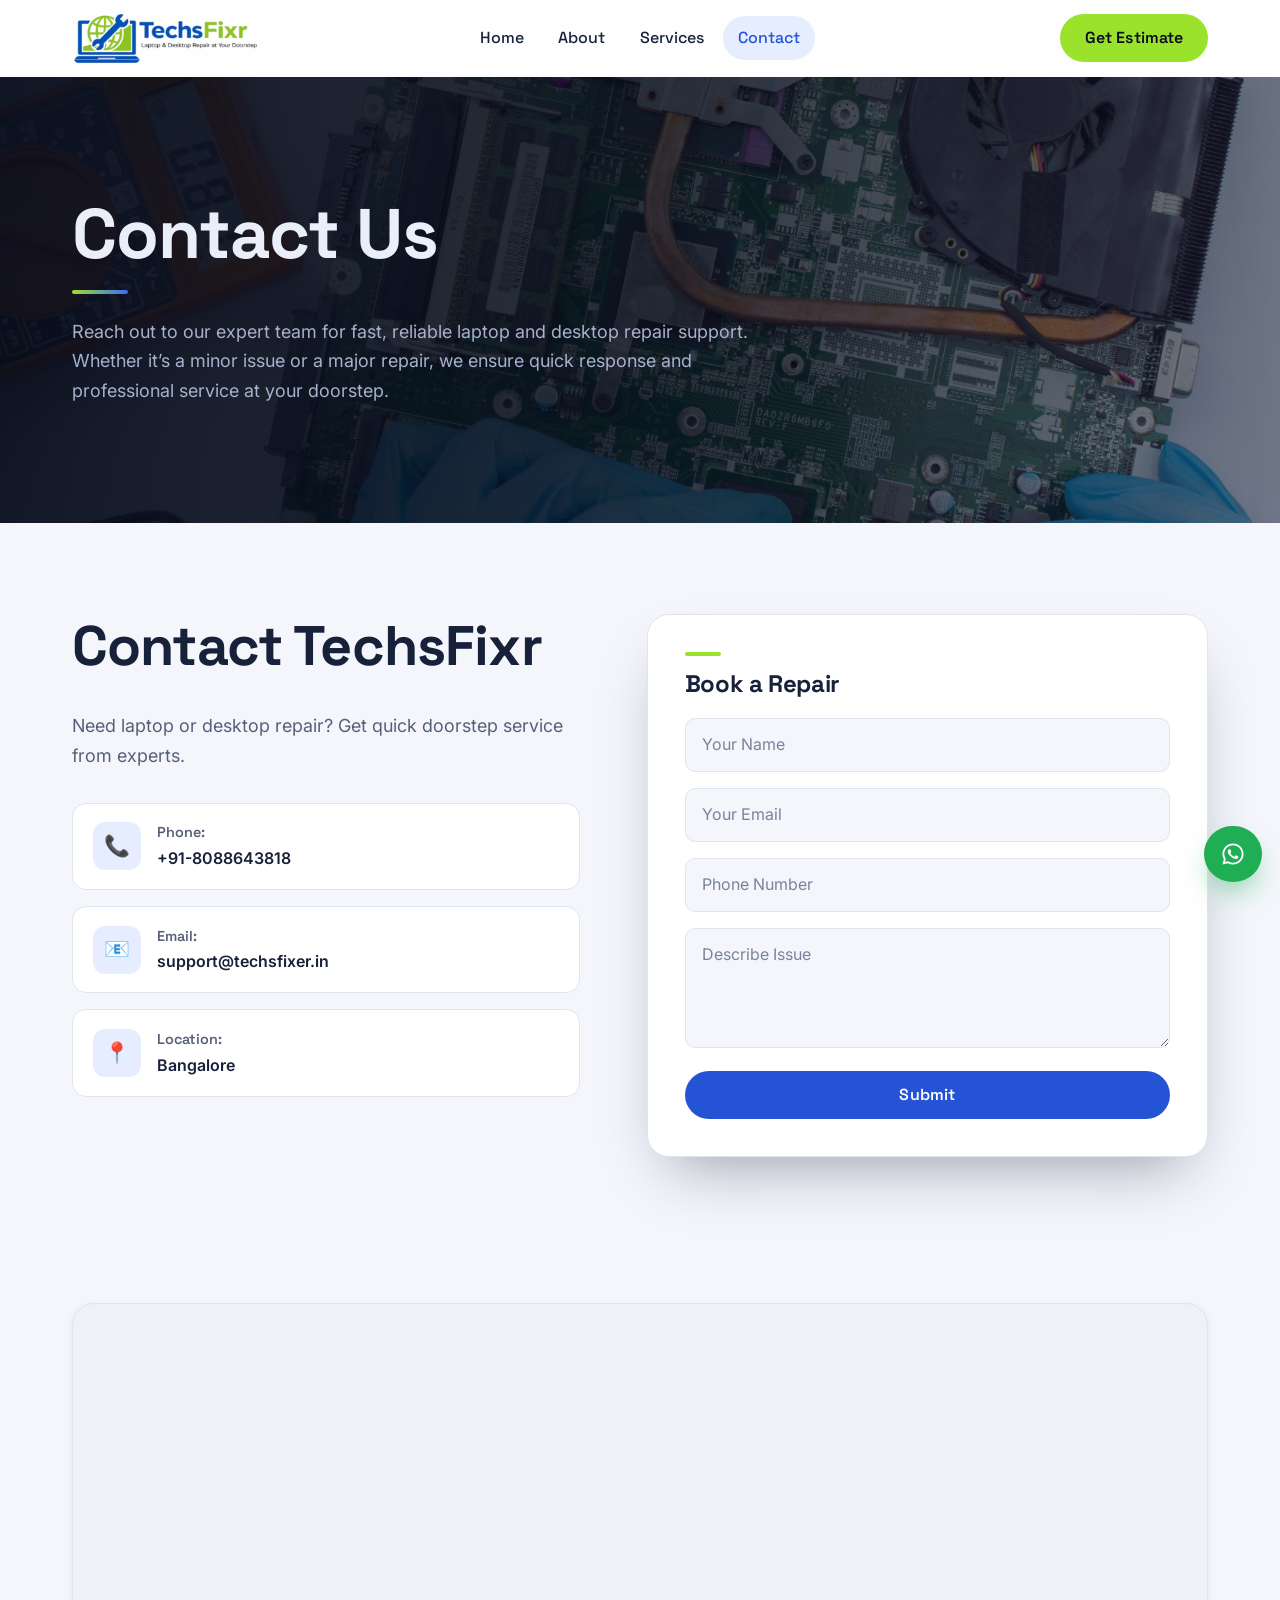
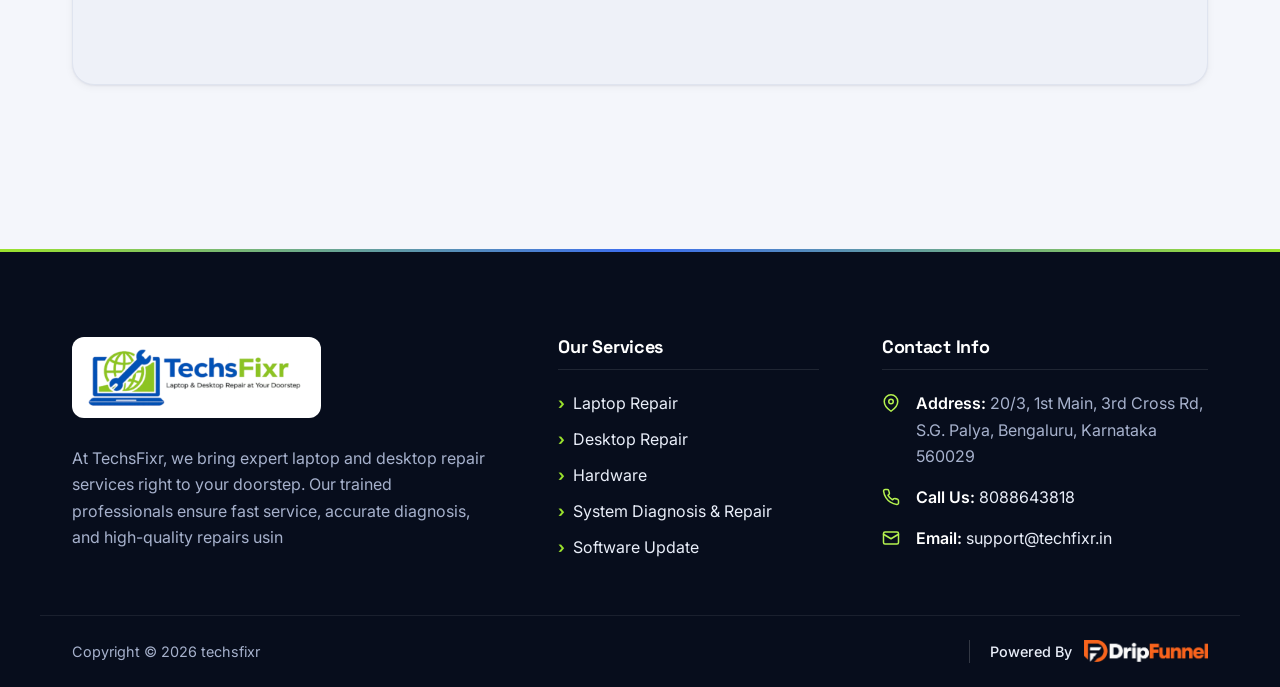
<file: contact.html>
<!DOCTYPE html>
<html lang="en-US">
<head>
  <meta charset="UTF-8">
  <meta name="viewport" content="width=device-width, initial-scale=1">
  <title>Contact - techsfixr</title>
  <meta name="description" content="Contact Us Reach out to our expert team for fast, reliable laptop and desktop repair support. Whether it’s a minor issue or a major repair, we ensure quick response and professional service at your doorstep. Contact TechsFixr Need laptop or desktop repair? Get quick doorstep service from experts. 📞 Phone: +91-8088643818 📧 Email: support@techsfixer.in 📍 [&hellip;]">
  <link rel="canonical" href="https://techsfixr.in/contact/">
  <meta name="robots" content="index, follow">
  <meta name="theme-color" content="#0c1730">
  <meta property="og:locale" content="en_US">
  <meta property="og:type" content="website">
  <meta property="og:site_name" content="techsfixr">
  <meta property="og:title" content="Contact - techsfixr">
  <meta property="og:description" content="Contact Us Reach out to our expert team for fast, reliable laptop and desktop repair support. Whether it’s a minor issue or a major repair, we ensure quick response and professional service at your doorstep. Contact TechsFixr Need laptop or desktop repair? Get quick doorstep service from experts. 📞 Phone: +91-8088643818 📧 Email: support@techsfixer.in 📍 [&hellip;]">
  <meta property="og:url" content="https://techsfixr.in/contact/">
  <meta name="twitter:card" content="summary">
  <meta name="twitter:description" content="Contact Us Reach out to our expert team for fast, reliable laptop and desktop repair support. Whether it’s a minor issue or a major repair, we ensure quick response and professional service at your doorstep. Contact TechsFixr Need laptop or desktop repair? Get quick doorstep service from experts. 📞 Phone: +91-8088643818 📧 Email: support@techsfixer.in 📍 [&hellip;]">
  <script>document.documentElement.classList.add("js");</script>
  <link rel="preconnect" href="https://fonts.googleapis.com">
  <link rel="preconnect" href="https://fonts.gstatic.com" crossorigin>
  <link rel="icon" href="favicon.ico" sizes="any">
  <link rel="icon" type="image/png" sizes="32x32" href="images/favicon-32.png">
  <link rel="icon" type="image/png" sizes="512x512" href="images/favicon-512.png">
  <link rel="apple-touch-icon" href="images/apple-touch-icon.png">
  <link rel="stylesheet" href="https://fonts.googleapis.com/css2?family=Inter:wght@400;500;600&amp;family=JetBrains+Mono:wght@500;600&amp;family=Space+Grotesk:wght@500;600;700&amp;display=swap">
  <link rel="stylesheet" href="css/style.css">
  <link rel="stylesheet" href="css/responsive.css">
</head>
<body class="page-contact">
  <a class="skip-link" href="#content">Skip to content</a>

  <header class="site-header">
    <div class="container header-inner">
      <a class="brand" href="index.html" aria-label="techsfixr home">
        <img src="images/logo-272x76.png" srcset="images/logo-272x76.png 1x, images/logo.png 2x" alt="techsfixr logo with laptop and globe" width="272" height="76">
      </a>
      <button class="nav-toggle" type="button" aria-expanded="false" aria-controls="primary-nav" aria-label="Open menu"><span></span></button>
      <nav class="primary-nav" id="primary-nav" aria-label="Primary">
        <ul class="nav-list">
          <li><a href="index.html">Home</a></li>
          <li><a href="about.html">About</a></li>
          <li><a href="services.html">Services</a></li>
          <li><a href="contact.html" aria-current="page">Contact</a></li>
        </ul>
        <a class="btn btn--lime" href="contact.html" data-estimate aria-haspopup="dialog">Get Estimate</a>
      </nav>
    </div>
  </header>
  <div class="nav-backdrop" aria-hidden="true"></div>

  <main id="content">
    <section class="page-hero">
      <div class="page-hero__bg" style="background-image:url('images/backgrounds/contact-bg.jpg')" aria-hidden="true"></div>
      <div class="container">
        <div class="page-hero__content" data-reveal>
          <h1>Contact Us</h1>
          <hr class="rule">
          <p>Reach out to our expert team for fast, reliable laptop and desktop repair support. Whether it’s a minor issue or a major repair, we ensure quick response and professional service at your doorstep.</p>
        </div>
      </div>
    </section>

    <section class="section">
      <div class="container contact-grid">
        <div class="contact-info" data-reveal>
          <h2>Contact TechsFixr</h2>
          <p>Need laptop or desktop repair? Get quick doorstep service from experts.</p>
          <ul class="contact-list">
            <li><span class="ico" aria-hidden="true">📞</span><div><strong>Phone:</strong><a href="tel:+918088643818">+91-8088643818</a></div></li>
            <li><span class="ico" aria-hidden="true">📧</span><div><strong>Email:</strong><a href="mailto:support@techsfixer.in">support@techsfixer.in</a></div></li>
            <li><span class="ico" aria-hidden="true">📍</span><div><strong>Location:</strong><span class="val">Bangalore</span></div></li>
          </ul>
        </div>

        <div class="form-card" data-reveal>
          <h3>Book a Repair</h3>
          <form data-form="contact">
            <div class="field"><label class="visually-hidden" for="name">Your Name</label><input type="text" id="name" name="name" placeholder="Your Name" autocomplete="name" required></div>
            <div class="field"><label class="visually-hidden" for="email">Your Email</label><input type="email" id="email" name="email" placeholder="Your Email" autocomplete="email" required></div>
            <div class="field"><label class="visually-hidden" for="phone">Phone Number</label><input type="tel" id="phone" name="phone" placeholder="Phone Number" autocomplete="tel" required></div>
            <div class="field"><label class="visually-hidden" for="message">Describe Issue</label><textarea id="message" name="message" placeholder="Describe Issue"></textarea></div>
            <button class="btn btn--block" type="submit">Submit</button>
          </form>
        </div>
      </div>
    </section>

    <section class="section--tight" aria-label="Map">
      <div class="container">
        <div class="map-wrap" data-reveal>
          <iframe src="https://maps.google.com/maps?q=Bangalore&amp;t=&amp;z=13&amp;ie=UTF8&amp;iwloc=&amp;output=embed" title="Map of Bangalore" loading="lazy" referrerpolicy="no-referrer-when-downgrade"></iframe>
        </div>
      </div>
    </section>
    <div class="section--tight"></div>
  </main>

  <footer class="site-footer">
    <div class="container footer-grid">
      <section aria-label="About techsfixr">
        <a class="footer-logo" href="index.html"><img src="images/logo-300x84.png" srcset="images/logo-300x84.png 1x, images/logo.png 2x" alt="techsfixr logo with laptop and globe" width="300" height="84" loading="lazy"></a>
        <p class="footer-about">At TechsFixr, we bring expert laptop and desktop repair services right to your doorstep. Our trained professionals ensure fast service, accurate diagnosis, and high-quality repairs usin</p>
      </section>
      <section>
        <h2>Our Services</h2>
        <nav aria-label="Our Services">
          <ul class="footer-links">
            <li><a href="services.html#laptop-repair">Laptop Repair</a></li>
            <li><a href="services.html#desktop-repair">Desktop Repair</a></li>
            <li><a href="services.html#hardware-upgrade">Hardware</a></li>
            <li><a href="services.html#all-services">System Diagnosis &amp; Repair</a></li>
            <li><a href="services.html#software-data-recovery">Software Update</a></li>
          </ul>
        </nav>
      </section>
      <section>
        <h2>Contact Info</h2>
        <ul class="footer-contact">
          <li><svg viewBox="0 0 24 24" fill="none" stroke="currentColor" stroke-width="2" stroke-linecap="round" stroke-linejoin="round" aria-hidden="true"><path d="M21 10c0 7-9 13-9 13S3 17 3 10a9 9 0 0 1 18 0z"/><circle cx="12" cy="10" r="3"/></svg><span><b>Address:</b> 20/3, 1st Main, 3rd Cross Rd, S.G. Palya, Bengaluru, Karnataka 560029</span></li>
          <li><svg viewBox="0 0 24 24" fill="none" stroke="currentColor" stroke-width="2" stroke-linecap="round" stroke-linejoin="round" aria-hidden="true"><path d="M22 16.9v3a2 2 0 0 1-2.2 2 19.8 19.8 0 0 1-8.6-3.1 19.5 19.5 0 0 1-6-6A19.8 19.8 0 0 1 2.1 4.2 2 2 0 0 1 4.1 2h3a2 2 0 0 1 2 1.7c.1.9.4 1.8.7 2.7a2 2 0 0 1-.5 2.1L8 9.8a16 16 0 0 0 6 6l1.3-1.3a2 2 0 0 1 2.1-.4c.9.3 1.8.6 2.7.7a2 2 0 0 1 1.7 2z"/></svg><span><b>Call Us:</b> <a href="tel:+918088643818">8088643818</a></span></li>
          <li><svg viewBox="0 0 24 24" fill="none" stroke="currentColor" stroke-width="2" stroke-linecap="round" stroke-linejoin="round" aria-hidden="true"><rect x="2" y="4" width="20" height="16" rx="2"/><path d="m22 7-10 6L2 7"/></svg><span><b>Email:</b> <a href="mailto:support@techfixr.in">support@techfixr.in</a></span></li>
        </ul>
      </section>
    </div>
    <div class="container footer-bottom">
      <p>Copyright &copy; 2026 techsfixr</p>
      <div class="powered-by">
        <span>Powered By</span>
        <a href="https://www.dripfunnel.com/in/" target="_blank" rel="noopener" aria-label="DripFunnel (opens in a new tab)">
          <img src="images/dripfunnel/DRIPFUNNEL%20white%20logo.png" alt="DripFunnel" width="2077" height="369" loading="lazy">
        </a>
      </div>
    </div>
  </footer>

  <a class="wa-float" href="https://wa.me/918088643818" target="_blank" rel="noopener" aria-label="WhatsApp us"><svg viewBox="0 0 32 32" fill="currentColor" aria-hidden="true"><path d="M16.04 3C8.86 3 3.03 8.82 3.03 16c0 2.3.6 4.53 1.74 6.5L3 29l6.66-1.74A12.95 12.95 0 0 0 16.04 29C23.2 29 29 23.18 29 16S23.2 3 16.04 3zm0 23.7c-1.98 0-3.92-.53-5.6-1.54l-.4-.24-3.95 1.03 1.06-3.85-.26-.4a10.66 10.66 0 0 1-1.64-5.7c0-5.9 4.8-10.7 10.8-10.7 5.9 0 10.7 4.8 10.7 10.7 0 5.9-4.8 10.7-10.7 10.7zm5.87-8c-.32-.16-1.9-.94-2.2-1.05-.3-.1-.5-.16-.72.16-.2.32-.82 1.05-1 1.26-.19.21-.37.24-.69.08-.32-.16-1.36-.5-2.59-1.6-.96-.86-1.6-1.91-1.8-2.23-.18-.32-.02-.5.14-.65.15-.14.32-.37.48-.56.16-.18.21-.32.32-.53.1-.21.05-.4-.03-.56-.08-.16-.72-1.73-.98-2.37-.26-.62-.52-.54-.72-.55h-.61c-.21 0-.56.08-.85.4-.29.32-1.12 1.1-1.12 2.66 0 1.57 1.15 3.09 1.3 3.3.17.21 2.26 3.45 5.47 4.84.77.33 1.36.53 1.83.68.77.24 1.47.2 2.02.13.62-.1 1.9-.78 2.17-1.53.27-.75.27-1.4.19-1.53-.08-.13-.3-.21-.61-.37z"/></svg><span class="wa-float__label">WhatsApp us</span></a>

  <script src="js/navigation.js" defer></script>
  <script src="js/main.js" defer></script>
</body>
</html>
</file>
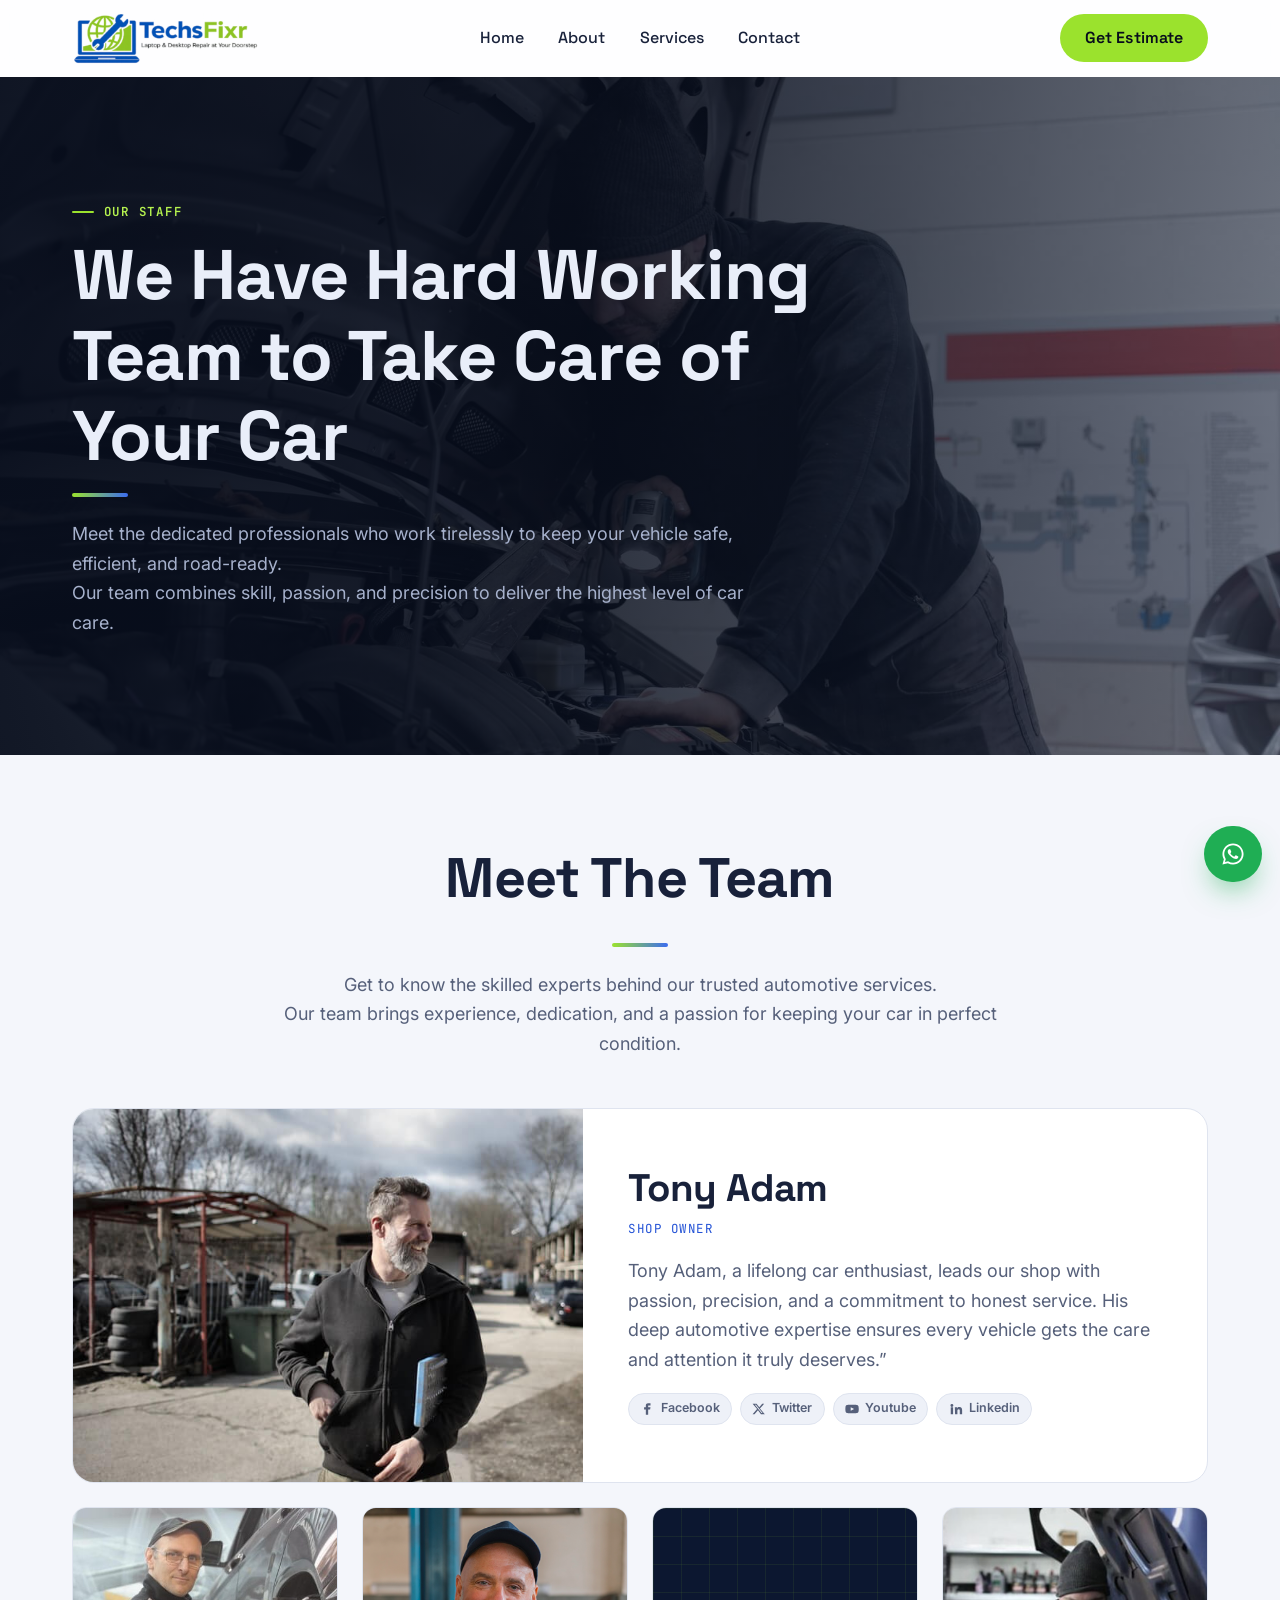
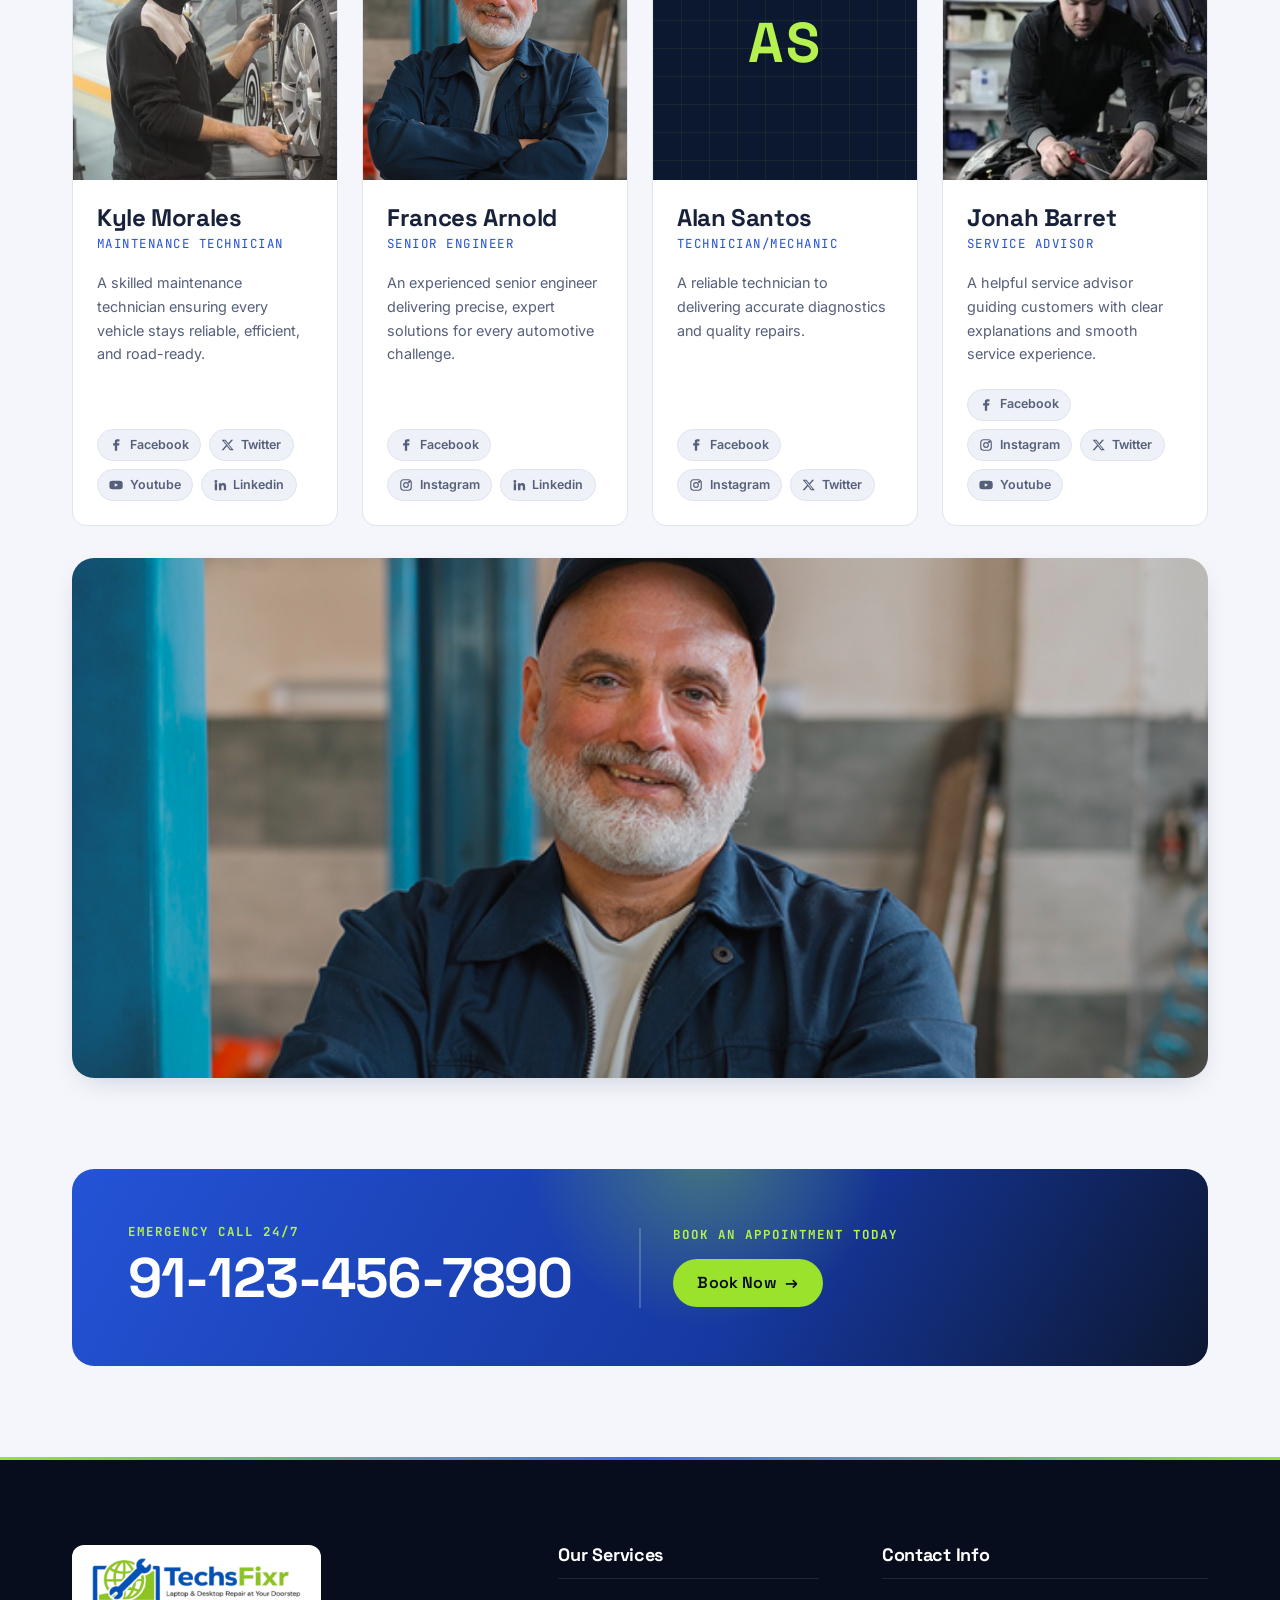
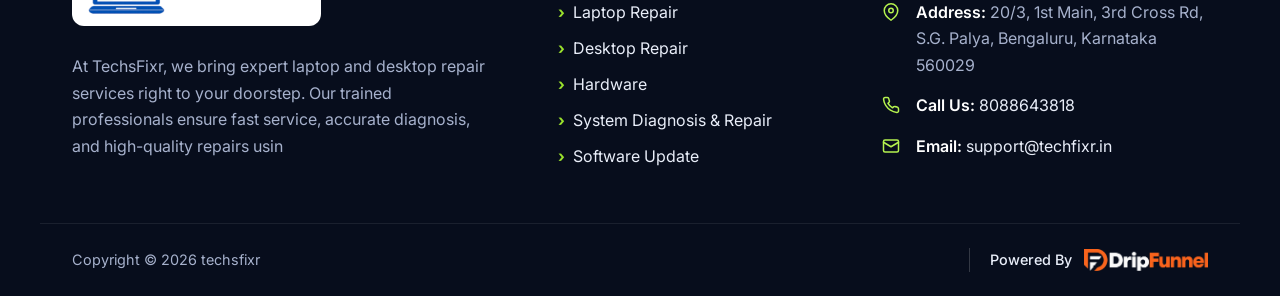
<file: our-staff.html>
<!DOCTYPE html>
<html lang="en-US">
<head>
  <meta charset="UTF-8">
  <meta name="viewport" content="width=device-width, initial-scale=1">
  <title>Our Staff - techsfixr</title>
  <meta name="description" content="OUR STAFF We Have Hard Working Team to Take Care of Your Car Meet the dedicated professionals who work tirelessly to keep your vehicle safe, efficient, and road-ready.Our team combines skill, passion, and precision to deliver the highest level of car care. Meet The Team Get to know the skilled experts behind our trusted automotive [&hellip;]">
  <link rel="canonical" href="https://techsfixr.in/our-staff/">
  <meta name="robots" content="index, follow">
  <meta name="theme-color" content="#0c1730">
  <meta property="og:locale" content="en_US">
  <meta property="og:type" content="website">
  <meta property="og:site_name" content="techsfixr">
  <meta property="og:title" content="Our Staff - techsfixr">
  <meta property="og:description" content="OUR STAFF We Have Hard Working Team to Take Care of Your Car Meet the dedicated professionals who work tirelessly to keep your vehicle safe, efficient, and road-ready.Our team combines skill, passion, and precision to deliver the highest level of car care. Meet The Team Get to know the skilled experts behind our trusted automotive [&hellip;]">
  <meta property="og:url" content="https://techsfixr.in/our-staff/">
  <meta name="twitter:card" content="summary">
  <meta name="twitter:description" content="OUR STAFF We Have Hard Working Team to Take Care of Your Car Meet the dedicated professionals who work tirelessly to keep your vehicle safe, efficient, and road-ready.Our team combines skill, passion, and precision to deliver the highest level of car care. Meet The Team Get to know the skilled experts behind our trusted automotive [&hellip;]">
  <script>document.documentElement.classList.add("js");</script>
  <link rel="preconnect" href="https://fonts.googleapis.com">
  <link rel="preconnect" href="https://fonts.gstatic.com" crossorigin>
  <link rel="icon" href="favicon.ico" sizes="any">
  <link rel="icon" type="image/png" sizes="32x32" href="images/favicon-32.png">
  <link rel="icon" type="image/png" sizes="512x512" href="images/favicon-512.png">
  <link rel="apple-touch-icon" href="images/apple-touch-icon.png">
  <link rel="stylesheet" href="https://fonts.googleapis.com/css2?family=Inter:wght@400;500;600&amp;family=JetBrains+Mono:wght@500;600&amp;family=Space+Grotesk:wght@500;600;700&amp;display=swap">
  <link rel="stylesheet" href="css/style.css">
  <link rel="stylesheet" href="css/responsive.css">
</head>
<body class="page-staff">
  <a class="skip-link" href="#content">Skip to content</a>

  <header class="site-header">
    <div class="container header-inner">
      <a class="brand" href="index.html" aria-label="techsfixr home">
        <img src="images/logo-272x76.png" srcset="images/logo-272x76.png 1x, images/logo.png 2x" alt="techsfixr logo with laptop and globe" width="272" height="76">
      </a>
      <button class="nav-toggle" type="button" aria-expanded="false" aria-controls="primary-nav" aria-label="Open menu"><span></span></button>
      <nav class="primary-nav" id="primary-nav" aria-label="Primary">
        <ul class="nav-list">
          <li><a href="index.html">Home</a></li>
          <li><a href="about.html">About</a></li>
          <li><a href="services.html">Services</a></li>
          <li><a href="contact.html">Contact</a></li>
        </ul>
        <a class="btn btn--lime" href="contact.html" data-estimate aria-haspopup="dialog">Get Estimate</a>
      </nav>
    </div>
  </header>
  <div class="nav-backdrop" aria-hidden="true"></div>

  <main id="content">
    <section class="page-hero">
      <div class="page-hero__bg" style="background-image:url('images/backgrounds/our-staff-bg.jpg')" aria-hidden="true"></div>
      <div class="container">
        <div class="page-hero__content" data-reveal>
          <h6 class="eyebrow">OUR STAFF</h6>
          <h1>We Have Hard Working Team to Take Care of Your Car</h1>
          <hr class="rule">
          <p>Meet the dedicated professionals who work tirelessly to keep your vehicle safe, efficient, and road-ready.<br>Our team combines skill, passion, and precision to deliver the highest level of car care.</p>
        </div>
      </div>
    </section>

    <section class="section">
      <div class="container">
        <div class="section-head section-head--center" data-reveal>
          <h2>Meet The Team</h2>
          <hr class="rule">
          <p>Get to know the skilled experts behind our trusted automotive services.<br>Our team brings experience, dedication, and a passion for keeping your car in perfect condition.</p>
        </div>

        <article class="lead-member" data-reveal>
          <div class="lead-member__photo"><img src="images/team/worker-1.jpg" alt="worker 1" width="640" height="467" loading="lazy"></div>
          <div class="lead-member__body">
            <h4>Tony Adam</h4>
            <span class="role">Shop Owner</span>
            <p>Tony Adam, a lifelong car enthusiast, leads our shop with passion, precision, and a commitment to honest service. His deep automotive expertise ensures every vehicle gets the care and attention it truly deserves.”</p>
            <ul class="socials" aria-label="Social profiles"><li><svg viewBox="0 0 24 24" fill="currentColor" aria-hidden="true"><path d="M14 9V7c0-.9.6-1 1-1h3V2h-4c-3.3 0-4 2.4-4 4v3H7v4h3v9h4v-9h3.3l.7-4z"/></svg>Facebook</li><li><svg viewBox="0 0 24 24" fill="currentColor" aria-hidden="true"><path d="M17.5 3h3.3l-7.2 8.2L22 21h-6.6l-5.2-6.8L4.3 21H1l7.7-8.8L1 3h6.8l4.7 6.2zm-1.2 16h1.8L6.8 4.9H4.9z"/></svg>Twitter</li><li><svg viewBox="0 0 24 24" fill="currentColor" aria-hidden="true"><path d="M23 7.2a3 3 0 0 0-2.1-2.1C19 4.6 12 4.6 12 4.6s-7 0-8.9.5A3 3 0 0 0 1 7.2 31 31 0 0 0 .6 12a31 31 0 0 0 .5 4.8 3 3 0 0 0 2.1 2.1c1.9.5 8.9.5 8.9.5s7 0 8.9-.5a3 3 0 0 0 2.1-2.1 31 31 0 0 0 .5-4.8 31 31 0 0 0-.5-4.8zM9.8 15V9l5.8 3z"/></svg>Youtube</li><li><svg viewBox="0 0 24 24" fill="currentColor" aria-hidden="true"><path d="M4.98 3.5a2.5 2.5 0 1 1 0 5 2.5 2.5 0 0 1 0-5zM3 9h4v12H3zm7 0h3.8v1.7h.1c.5-1 1.8-2 3.8-2 4 0 4.8 2.6 4.8 6V21h-4v-5.6c0-1.3 0-3-1.9-3s-2.2 1.5-2.2 2.9V21h-4z"/></svg>Linkedin</li></ul>
          </div>
        </article>

        <div class="grid grid--4">
          <article class="card member" data-reveal>
            <div class="member__photo"><img src="images/team/worker-2.jpg" alt="worker 2" width="427" height="500" loading="lazy"></div>
            <div class="member__body">
              <h5>Kyle Morales</h5>
              <span class="role">Maintenance Technician</span>
              <p>A skilled maintenance technician ensuring every vehicle stays reliable, efficient, and road-ready.</p>
              <ul class="socials" aria-label="Social profiles"><li><svg viewBox="0 0 24 24" fill="currentColor" aria-hidden="true"><path d="M14 9V7c0-.9.6-1 1-1h3V2h-4c-3.3 0-4 2.4-4 4v3H7v4h3v9h4v-9h3.3l.7-4z"/></svg>Facebook</li><li><svg viewBox="0 0 24 24" fill="currentColor" aria-hidden="true"><path d="M17.5 3h3.3l-7.2 8.2L22 21h-6.6l-5.2-6.8L4.3 21H1l7.7-8.8L1 3h6.8l4.7 6.2zm-1.2 16h1.8L6.8 4.9H4.9z"/></svg>Twitter</li><li><svg viewBox="0 0 24 24" fill="currentColor" aria-hidden="true"><path d="M23 7.2a3 3 0 0 0-2.1-2.1C19 4.6 12 4.6 12 4.6s-7 0-8.9.5A3 3 0 0 0 1 7.2 31 31 0 0 0 .6 12a31 31 0 0 0 .5 4.8 3 3 0 0 0 2.1 2.1c1.9.5 8.9.5 8.9.5s7 0 8.9-.5a3 3 0 0 0 2.1-2.1 31 31 0 0 0 .5-4.8 31 31 0 0 0-.5-4.8zM9.8 15V9l5.8 3z"/></svg>Youtube</li><li><svg viewBox="0 0 24 24" fill="currentColor" aria-hidden="true"><path d="M4.98 3.5a2.5 2.5 0 1 1 0 5 2.5 2.5 0 0 1 0-5zM3 9h4v12H3zm7 0h3.8v1.7h.1c.5-1 1.8-2 3.8-2 4 0 4.8 2.6 4.8 6V21h-4v-5.6c0-1.3 0-3-1.9-3s-2.2 1.5-2.2 2.9V21h-4z"/></svg>Linkedin</li></ul>
            </div>
          </article>
          <article class="card member" data-reveal>
            <div class="member__photo"><img src="images/team/image-9.png" alt="image 9" width="427" height="500" loading="lazy"></div>
            <div class="member__body">
              <h5>Frances Arnold</h5>
              <span class="role">Senior Engineer</span>
              <p>An experienced senior engineer delivering precise, expert solutions for every automotive challenge.</p>
              <ul class="socials" aria-label="Social profiles"><li><svg viewBox="0 0 24 24" fill="currentColor" aria-hidden="true"><path d="M14 9V7c0-.9.6-1 1-1h3V2h-4c-3.3 0-4 2.4-4 4v3H7v4h3v9h4v-9h3.3l.7-4z"/></svg>Facebook</li><li><svg viewBox="0 0 24 24" fill="none" stroke="currentColor" stroke-width="2" aria-hidden="true"><rect x="3" y="3" width="18" height="18" rx="5"/><circle cx="12" cy="12" r="4"/><circle cx="17.5" cy="6.5" r="1" fill="currentColor"/></svg>Instagram</li><li><svg viewBox="0 0 24 24" fill="currentColor" aria-hidden="true"><path d="M4.98 3.5a2.5 2.5 0 1 1 0 5 2.5 2.5 0 0 1 0-5zM3 9h4v12H3zm7 0h3.8v1.7h.1c.5-1 1.8-2 3.8-2 4 0 4.8 2.6 4.8 6V21h-4v-5.6c0-1.3 0-3-1.9-3s-2.2 1.5-2.2 2.9V21h-4z"/></svg>Linkedin</li></ul>
            </div>
          </article>
          <article class="card member" data-reveal>
            <div class="member__photo member__photo--initials" aria-hidden="true">AS</div>
            <div class="member__body">
              <h5>Alan Santos</h5>
              <span class="role">Technician/Mechanic</span>
              <p>A reliable technician to delivering accurate diagnostics and quality repairs.</p>
              <ul class="socials" aria-label="Social profiles"><li><svg viewBox="0 0 24 24" fill="currentColor" aria-hidden="true"><path d="M14 9V7c0-.9.6-1 1-1h3V2h-4c-3.3 0-4 2.4-4 4v3H7v4h3v9h4v-9h3.3l.7-4z"/></svg>Facebook</li><li><svg viewBox="0 0 24 24" fill="none" stroke="currentColor" stroke-width="2" aria-hidden="true"><rect x="3" y="3" width="18" height="18" rx="5"/><circle cx="12" cy="12" r="4"/><circle cx="17.5" cy="6.5" r="1" fill="currentColor"/></svg>Instagram</li><li><svg viewBox="0 0 24 24" fill="currentColor" aria-hidden="true"><path d="M17.5 3h3.3l-7.2 8.2L22 21h-6.6l-5.2-6.8L4.3 21H1l7.7-8.8L1 3h6.8l4.7 6.2zm-1.2 16h1.8L6.8 4.9H4.9z"/></svg>Twitter</li></ul>
            </div>
          </article>
          <article class="card member" data-reveal>
            <div class="member__photo"><img src="images/team/image-8.png" alt="image 8" width="427" height="500" loading="lazy"></div>
            <div class="member__body">
              <h5>Jonah Barret</h5>
              <span class="role">Service Advisor</span>
              <p>A helpful service advisor guiding customers with clear explanations and smooth service experience.</p>
              <ul class="socials" aria-label="Social profiles"><li><svg viewBox="0 0 24 24" fill="currentColor" aria-hidden="true"><path d="M14 9V7c0-.9.6-1 1-1h3V2h-4c-3.3 0-4 2.4-4 4v3H7v4h3v9h4v-9h3.3l.7-4z"/></svg>Facebook</li><li><svg viewBox="0 0 24 24" fill="none" stroke="currentColor" stroke-width="2" aria-hidden="true"><rect x="3" y="3" width="18" height="18" rx="5"/><circle cx="12" cy="12" r="4"/><circle cx="17.5" cy="6.5" r="1" fill="currentColor"/></svg>Instagram</li><li><svg viewBox="0 0 24 24" fill="currentColor" aria-hidden="true"><path d="M17.5 3h3.3l-7.2 8.2L22 21h-6.6l-5.2-6.8L4.3 21H1l7.7-8.8L1 3h6.8l4.7 6.2zm-1.2 16h1.8L6.8 4.9H4.9z"/></svg>Twitter</li><li><svg viewBox="0 0 24 24" fill="currentColor" aria-hidden="true"><path d="M23 7.2a3 3 0 0 0-2.1-2.1C19 4.6 12 4.6 12 4.6s-7 0-8.9.5A3 3 0 0 0 1 7.2 31 31 0 0 0 .6 12a31 31 0 0 0 .5 4.8 3 3 0 0 0 2.1 2.1c1.9.5 8.9.5 8.9.5s7 0 8.9-.5a3 3 0 0 0 2.1-2.1 31 31 0 0 0 .5-4.8 31 31 0 0 0-.5-4.8zM9.8 15V9l5.8 3z"/></svg>Youtube</li></ul>
            </div>
          </article>
        </div>

        <figure class="wide-figure" data-reveal>
          <img src="images/team/image-9-demo.png" alt="Image 9" width="600" height="484" loading="lazy">
        </figure>
      </div>
    </section>

    <section class="section section--flush-top" aria-label="Emergency call and appointments">
      <div class="container">
        <div class="cta-band" data-reveal>
          <div>
            <h6>EMERGENCY CALL 24/7</h6>
            <h2>91-123-456-7890</h2>
          </div>
          <hr class="cta-band__divider">
          <div class="cta-band__right">
            <h6>BOOK AN APPOINTMENT TODAY</h6>
            <a class="btn btn--lime" href="contact.html">Book Now <span class="arrow" aria-hidden="true">&rarr;</span></a>
          </div>
        </div>
      </div>
    </section>

  </main>

  <footer class="site-footer">
    <div class="container footer-grid">
      <section aria-label="About techsfixr">
        <a class="footer-logo" href="index.html"><img src="images/logo-300x84.png" srcset="images/logo-300x84.png 1x, images/logo.png 2x" alt="techsfixr logo with laptop and globe" width="300" height="84" loading="lazy"></a>
        <p class="footer-about">At TechsFixr, we bring expert laptop and desktop repair services right to your doorstep. Our trained professionals ensure fast service, accurate diagnosis, and high-quality repairs usin</p>
      </section>
      <section>
        <h2>Our Services</h2>
        <nav aria-label="Our Services">
          <ul class="footer-links">
            <li><a href="services.html#laptop-repair">Laptop Repair</a></li>
            <li><a href="services.html#desktop-repair">Desktop Repair</a></li>
            <li><a href="services.html#hardware-upgrade">Hardware</a></li>
            <li><a href="services.html#all-services">System Diagnosis &amp; Repair</a></li>
            <li><a href="services.html#software-data-recovery">Software Update</a></li>
          </ul>
        </nav>
      </section>
      <section>
        <h2>Contact Info</h2>
        <ul class="footer-contact">
          <li><svg viewBox="0 0 24 24" fill="none" stroke="currentColor" stroke-width="2" stroke-linecap="round" stroke-linejoin="round" aria-hidden="true"><path d="M21 10c0 7-9 13-9 13S3 17 3 10a9 9 0 0 1 18 0z"/><circle cx="12" cy="10" r="3"/></svg><span><b>Address:</b> 20/3, 1st Main, 3rd Cross Rd, S.G. Palya, Bengaluru, Karnataka 560029</span></li>
          <li><svg viewBox="0 0 24 24" fill="none" stroke="currentColor" stroke-width="2" stroke-linecap="round" stroke-linejoin="round" aria-hidden="true"><path d="M22 16.9v3a2 2 0 0 1-2.2 2 19.8 19.8 0 0 1-8.6-3.1 19.5 19.5 0 0 1-6-6A19.8 19.8 0 0 1 2.1 4.2 2 2 0 0 1 4.1 2h3a2 2 0 0 1 2 1.7c.1.9.4 1.8.7 2.7a2 2 0 0 1-.5 2.1L8 9.8a16 16 0 0 0 6 6l1.3-1.3a2 2 0 0 1 2.1-.4c.9.3 1.8.6 2.7.7a2 2 0 0 1 1.7 2z"/></svg><span><b>Call Us:</b> <a href="tel:+918088643818">8088643818</a></span></li>
          <li><svg viewBox="0 0 24 24" fill="none" stroke="currentColor" stroke-width="2" stroke-linecap="round" stroke-linejoin="round" aria-hidden="true"><rect x="2" y="4" width="20" height="16" rx="2"/><path d="m22 7-10 6L2 7"/></svg><span><b>Email:</b> <a href="mailto:support@techfixr.in">support@techfixr.in</a></span></li>
        </ul>
      </section>
    </div>
    <div class="container footer-bottom">
      <p>Copyright &copy; 2026 techsfixr</p>
      <div class="powered-by">
        <span>Powered By</span>
        <a href="https://www.dripfunnel.com/in/" target="_blank" rel="noopener" aria-label="DripFunnel (opens in a new tab)">
          <img src="images/dripfunnel/DRIPFUNNEL%20white%20logo.png" alt="DripFunnel" width="2077" height="369" loading="lazy">
        </a>
      </div>
    </div>
  </footer>

  <a class="wa-float" href="https://wa.me/918088643818" target="_blank" rel="noopener" aria-label="WhatsApp us"><svg viewBox="0 0 32 32" fill="currentColor" aria-hidden="true"><path d="M16.04 3C8.86 3 3.03 8.82 3.03 16c0 2.3.6 4.53 1.74 6.5L3 29l6.66-1.74A12.95 12.95 0 0 0 16.04 29C23.2 29 29 23.18 29 16S23.2 3 16.04 3zm0 23.7c-1.98 0-3.92-.53-5.6-1.54l-.4-.24-3.95 1.03 1.06-3.85-.26-.4a10.66 10.66 0 0 1-1.64-5.7c0-5.9 4.8-10.7 10.8-10.7 5.9 0 10.7 4.8 10.7 10.7 0 5.9-4.8 10.7-10.7 10.7zm5.87-8c-.32-.16-1.9-.94-2.2-1.05-.3-.1-.5-.16-.72.16-.2.32-.82 1.05-1 1.26-.19.21-.37.24-.69.08-.32-.16-1.36-.5-2.59-1.6-.96-.86-1.6-1.91-1.8-2.23-.18-.32-.02-.5.14-.65.15-.14.32-.37.48-.56.16-.18.21-.32.32-.53.1-.21.05-.4-.03-.56-.08-.16-.72-1.73-.98-2.37-.26-.62-.52-.54-.72-.55h-.61c-.21 0-.56.08-.85.4-.29.32-1.12 1.1-1.12 2.66 0 1.57 1.15 3.09 1.3 3.3.17.21 2.26 3.45 5.47 4.84.77.33 1.36.53 1.83.68.77.24 1.47.2 2.02.13.62-.1 1.9-.78 2.17-1.53.27-.75.27-1.4.19-1.53-.08-.13-.3-.21-.61-.37z"/></svg><span class="wa-float__label">WhatsApp us</span></a>

  <script src="js/navigation.js" defer></script>
  <script src="js/main.js" defer></script>
</body>
</html>
</file>
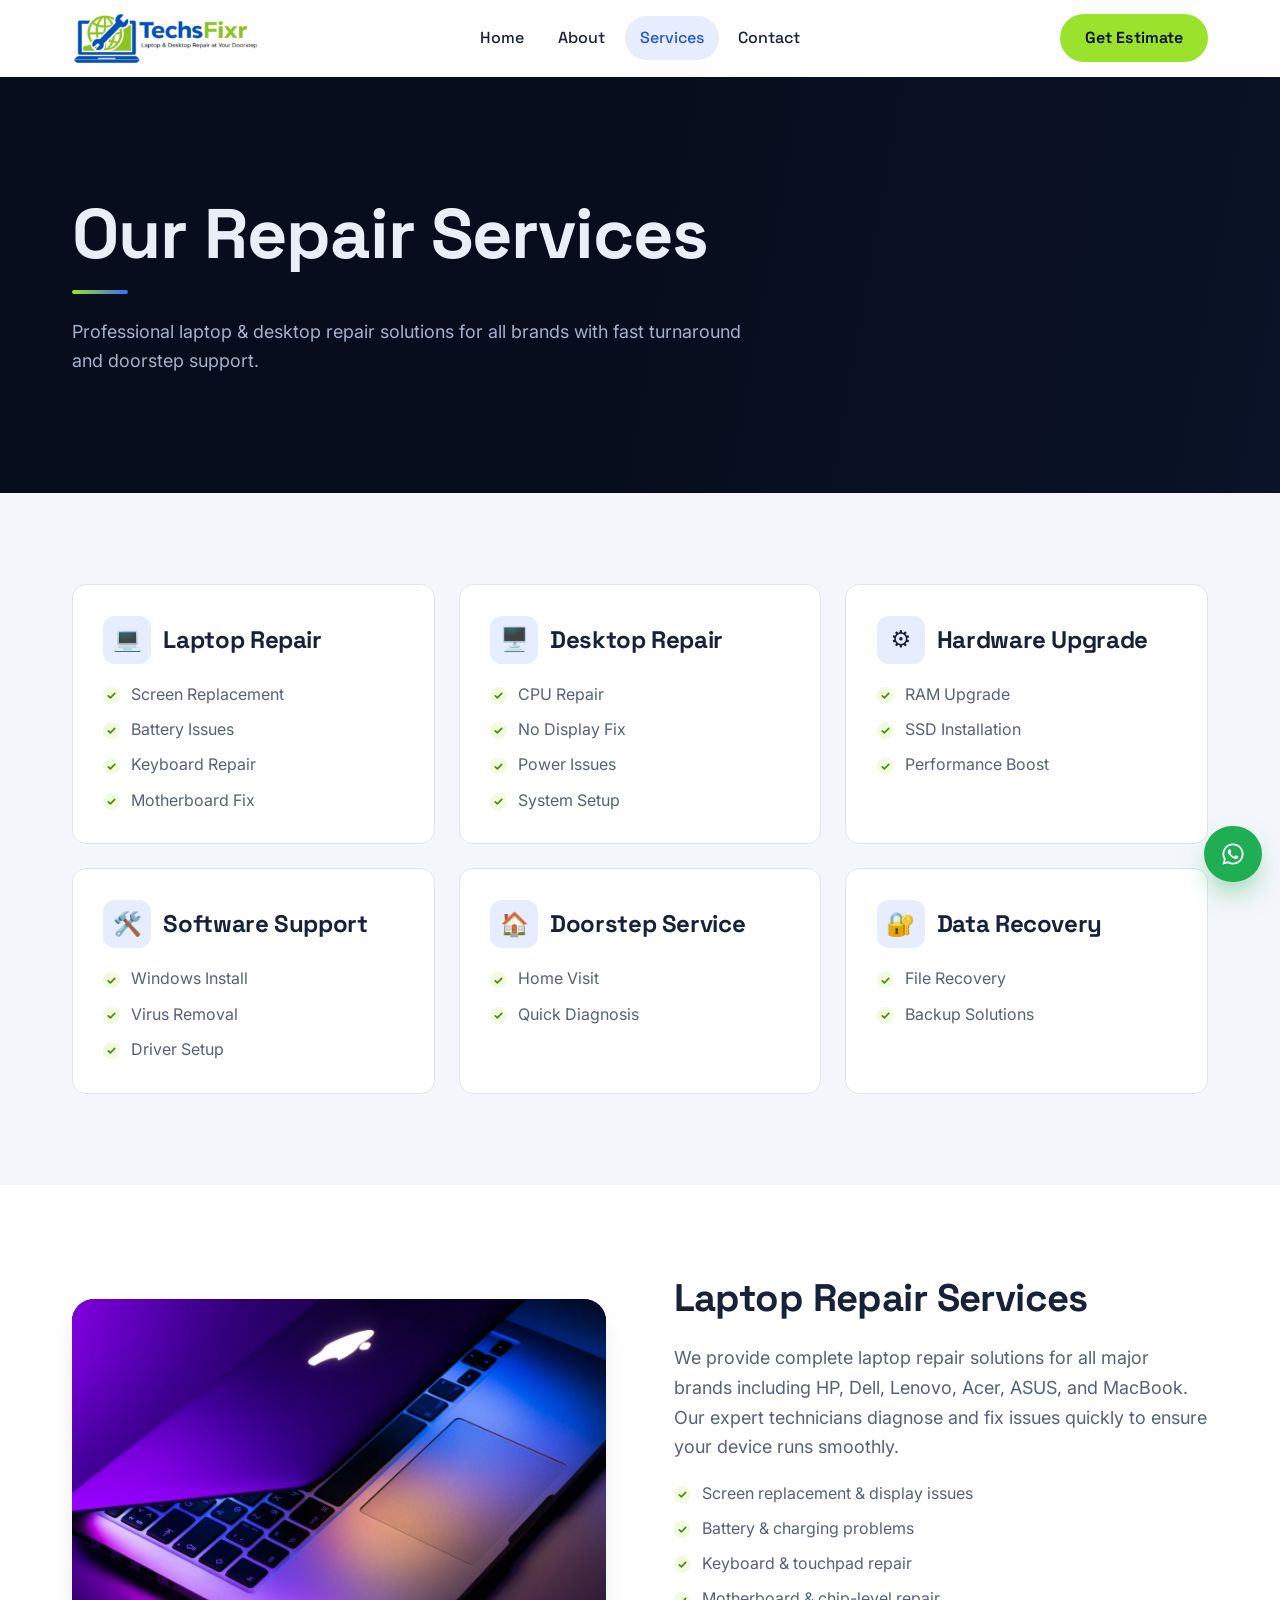
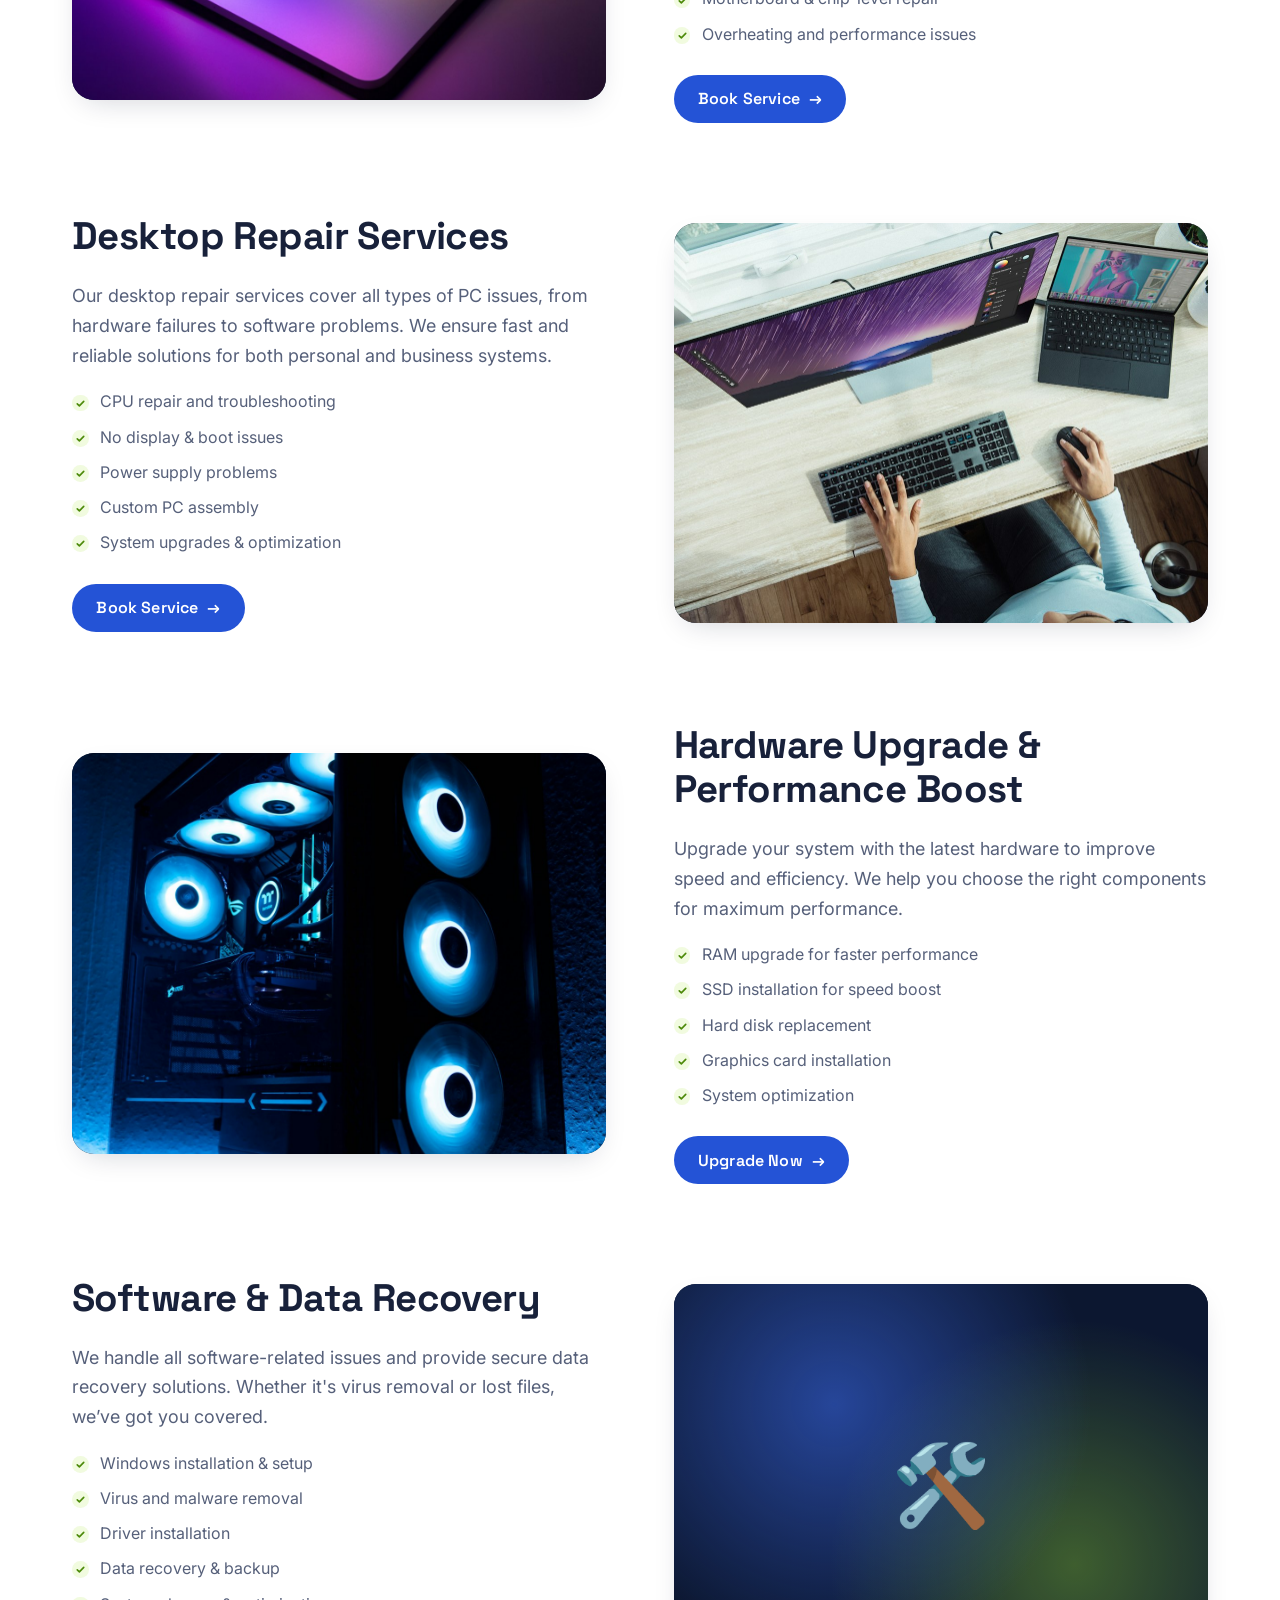
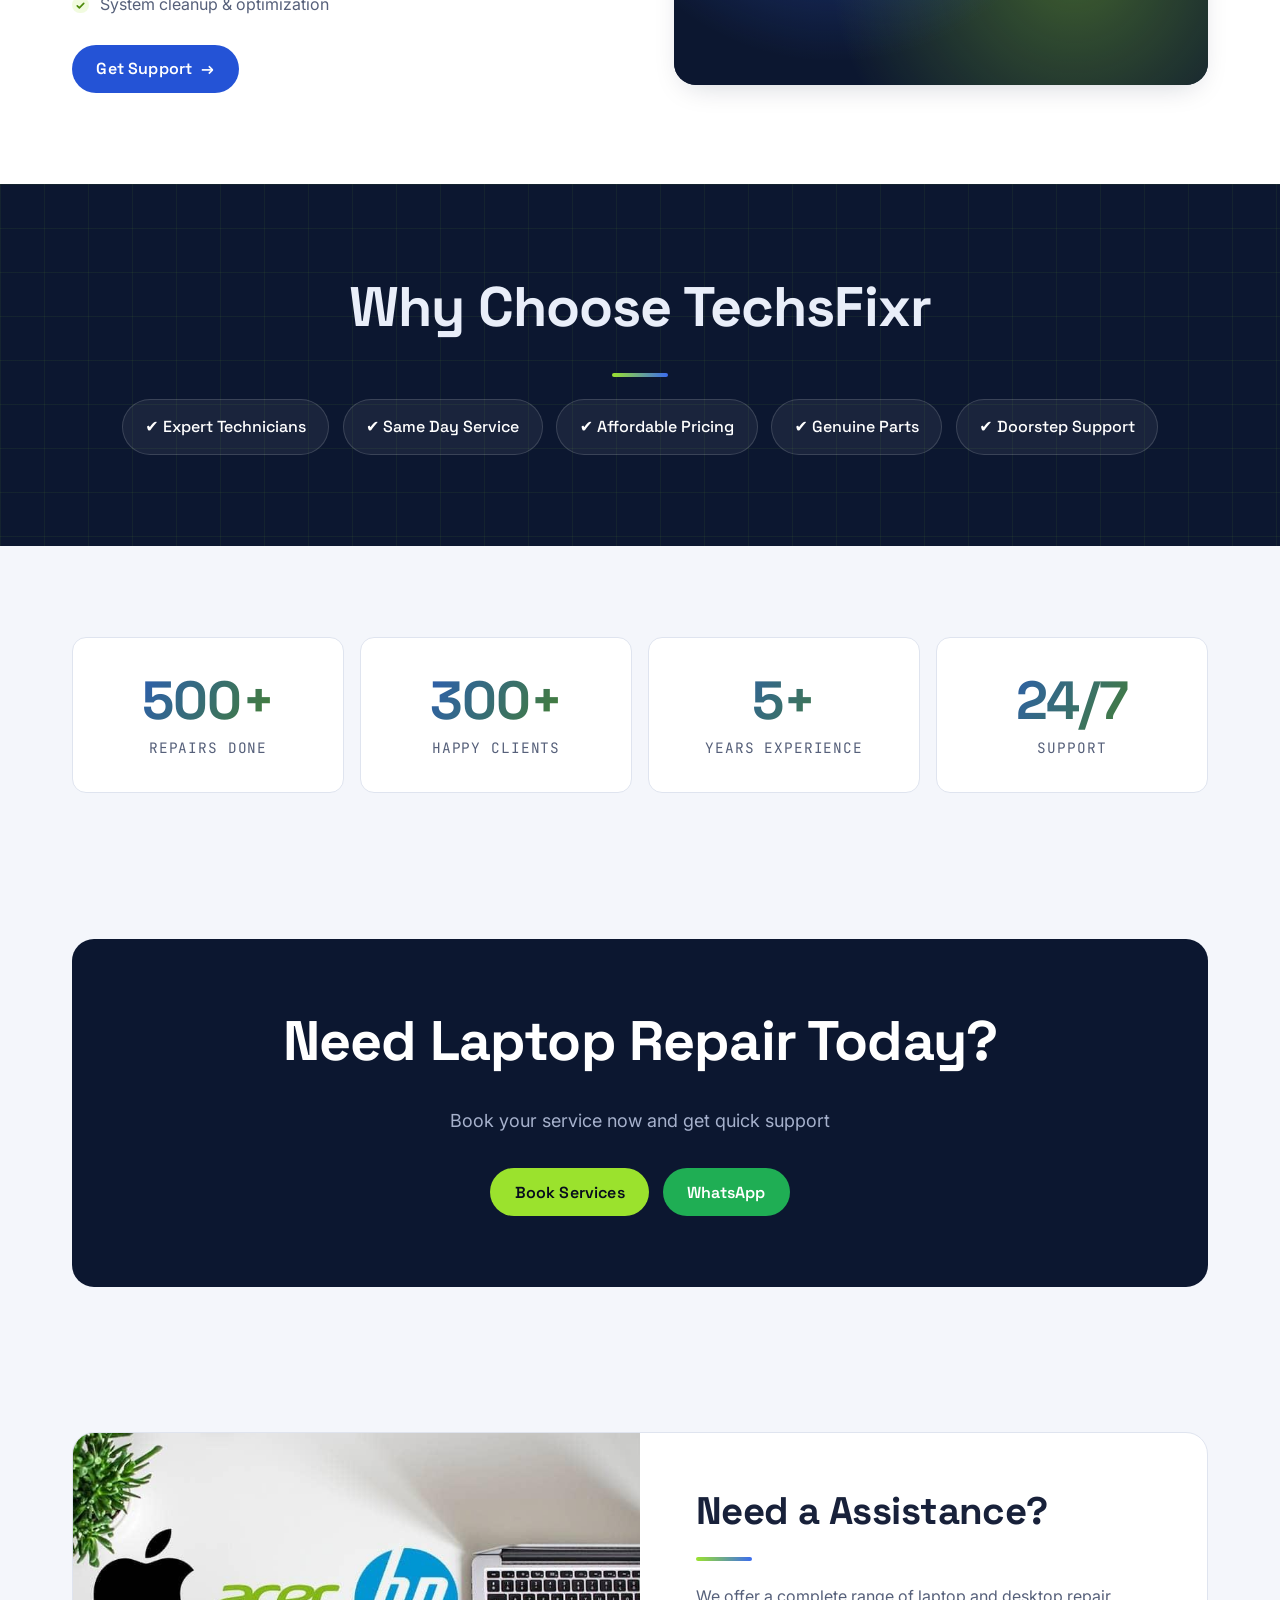
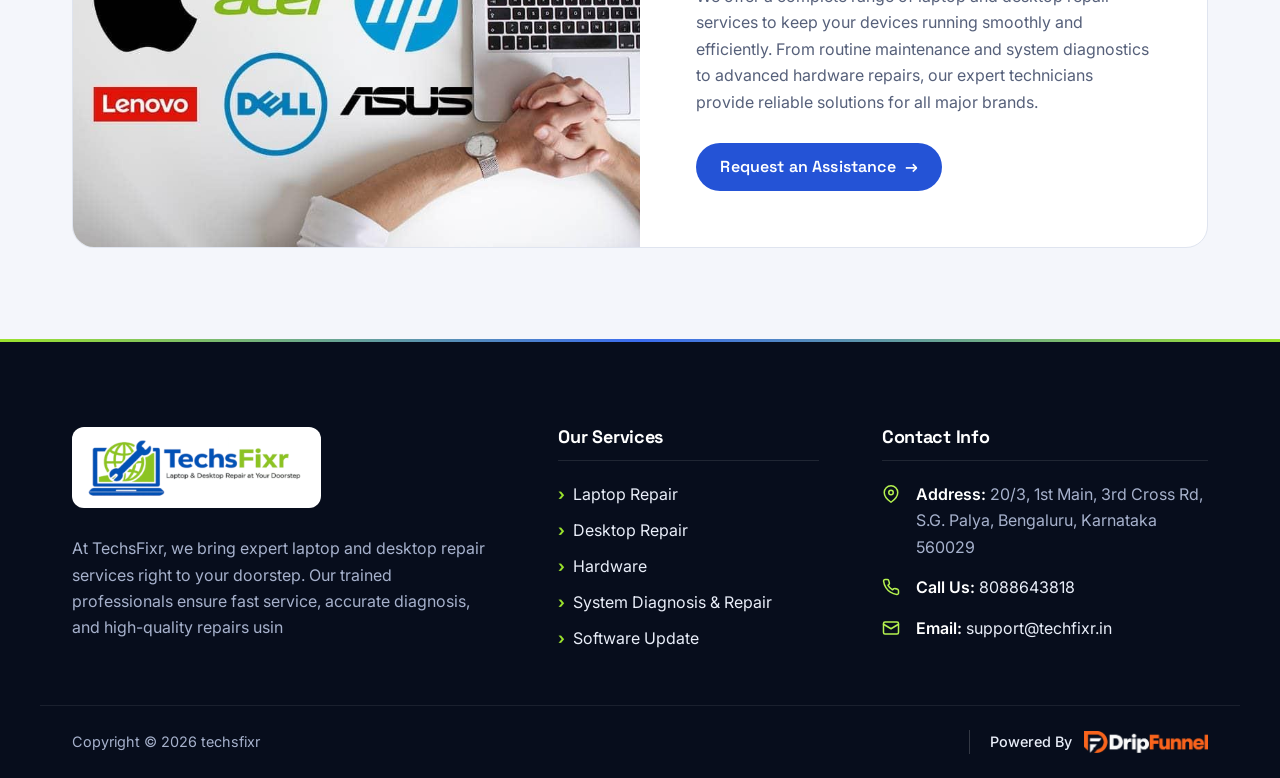
<file: services.html>
<!DOCTYPE html>
<html lang="en-US">
<head>
  <meta charset="UTF-8">
  <meta name="viewport" content="width=device-width, initial-scale=1">
  <title>Services - techsfixr</title>
  <meta name="description" content="Our Repair Services Professional laptop &amp; desktop repair solutions for all brands with fast turnaround and doorstep support. 💻 Laptop Repair Screen Replacement Battery Issues Keyboard Repair Motherboard Fix 🖥️ Desktop Repair CPU Repair No Display Fix Power Issues System Setup ⚙️ Hardware Upgrade RAM Upgrade SSD Installation Performance Boost 🛠️ Software Support Windows Install [&hellip;]">
  <link rel="canonical" href="https://techsfixr.in/services/">
  <meta name="robots" content="index, follow">
  <meta name="theme-color" content="#0c1730">
  <meta property="og:locale" content="en_US">
  <meta property="og:type" content="website">
  <meta property="og:site_name" content="techsfixr">
  <meta property="og:title" content="Services - techsfixr">
  <meta property="og:description" content="Our Repair Services Professional laptop &amp; desktop repair solutions for all brands with fast turnaround and doorstep support. 💻 Laptop Repair Screen Replacement Battery Issues Keyboard Repair Motherboard Fix 🖥️ Desktop Repair CPU Repair No Display Fix Power Issues System Setup ⚙️ Hardware Upgrade RAM Upgrade SSD Installation Performance Boost 🛠️ Software Support Windows Install [&hellip;]">
  <meta property="og:url" content="https://techsfixr.in/services/">
  <meta name="twitter:card" content="summary">
  <meta name="twitter:description" content="Our Repair Services Professional laptop &amp; desktop repair solutions for all brands with fast turnaround and doorstep support. 💻 Laptop Repair Screen Replacement Battery Issues Keyboard Repair Motherboard Fix 🖥️ Desktop Repair CPU Repair No Display Fix Power Issues System Setup ⚙️ Hardware Upgrade RAM Upgrade SSD Installation Performance Boost 🛠️ Software Support Windows Install [&hellip;]">
  <script>document.documentElement.classList.add("js");</script>
  <link rel="preconnect" href="https://fonts.googleapis.com">
  <link rel="preconnect" href="https://fonts.gstatic.com" crossorigin>
  <link rel="icon" href="favicon.ico" sizes="any">
  <link rel="icon" type="image/png" sizes="32x32" href="images/favicon-32.png">
  <link rel="icon" type="image/png" sizes="512x512" href="images/favicon-512.png">
  <link rel="apple-touch-icon" href="images/apple-touch-icon.png">
  <link rel="stylesheet" href="https://fonts.googleapis.com/css2?family=Inter:wght@400;500;600&amp;family=JetBrains+Mono:wght@500;600&amp;family=Space+Grotesk:wght@500;600;700&amp;display=swap">
  <link rel="stylesheet" href="css/style.css">
  <link rel="stylesheet" href="css/responsive.css">
</head>
<body class="page-services">
  <a class="skip-link" href="#content">Skip to content</a>

  <header class="site-header">
    <div class="container header-inner">
      <a class="brand" href="index.html" aria-label="techsfixr home">
        <img src="images/logo-272x76.png" srcset="images/logo-272x76.png 1x, images/logo.png 2x" alt="techsfixr logo with laptop and globe" width="272" height="76">
      </a>
      <button class="nav-toggle" type="button" aria-expanded="false" aria-controls="primary-nav" aria-label="Open menu"><span></span></button>
      <nav class="primary-nav" id="primary-nav" aria-label="Primary">
        <ul class="nav-list">
          <li><a href="index.html">Home</a></li>
          <li><a href="about.html">About</a></li>
          <li><a href="services.html" aria-current="page">Services</a></li>
          <li><a href="contact.html">Contact</a></li>
        </ul>
        <a class="btn btn--lime" href="contact.html" data-estimate aria-haspopup="dialog">Get Estimate</a>
      </nav>
    </div>
  </header>
  <div class="nav-backdrop" aria-hidden="true"></div>

  <main id="content">
    <section class="page-hero pattern-grid">
      <div class="container">
        <div class="page-hero__content" data-reveal>
          <h1>Our Repair Services</h1>
          <hr class="rule">
          <p>Professional laptop &amp; desktop repair solutions for all brands with fast turnaround and doorstep support.</p>
        </div>
      </div>
    </section>

    <section class="section" id="all-services">
      <div class="container grid grid--3">
          <article class="card svc-card" data-reveal>
            <h3><span class="emoji" aria-hidden="true">💻</span>Laptop Repair</h3>
            <ul class="tick-list"><li>Screen Replacement</li><li>Battery Issues</li><li>Keyboard Repair</li><li>Motherboard Fix</li></ul>
          </article>
          <article class="card svc-card" data-reveal>
            <h3><span class="emoji" aria-hidden="true">🖥️</span>Desktop Repair</h3>
            <ul class="tick-list"><li>CPU Repair</li><li>No Display Fix</li><li>Power Issues</li><li>System Setup</li></ul>
          </article>
          <article class="card svc-card" data-reveal>
            <h3><span class="emoji" aria-hidden="true">⚙️</span>Hardware Upgrade</h3>
            <ul class="tick-list"><li>RAM Upgrade</li><li>SSD Installation</li><li>Performance Boost</li></ul>
          </article>
          <article class="card svc-card" data-reveal>
            <h3><span class="emoji" aria-hidden="true">🛠️</span>Software Support</h3>
            <ul class="tick-list"><li>Windows Install</li><li>Virus Removal</li><li>Driver Setup</li></ul>
          </article>
          <article class="card svc-card" data-reveal>
            <h3><span class="emoji" aria-hidden="true">🏠</span>Doorstep Service</h3>
            <ul class="tick-list"><li>Home Visit</li><li>Quick Diagnosis</li></ul>
          </article>
          <article class="card svc-card" data-reveal>
            <h3><span class="emoji" aria-hidden="true">🔐</span>Data Recovery</h3>
            <ul class="tick-list"><li>File Recovery</li><li>Backup Solutions</li></ul>
          </article>
      </div>
    </section>

    <section class="section section--white">
      <div class="container">
        <article class="detail" id="laptop-repair" data-reveal>
          <div class="detail__media"><img src="images/services/laptop-repair.jpg" alt="Laptop with the screen open on a desk" width="1200" height="960" loading="lazy"></div>
          <div class="detail__body">
            <h2>Laptop Repair Services</h2>
            <p>We provide complete laptop repair solutions for all major brands including HP, Dell, Lenovo, Acer, ASUS, and MacBook. Our expert technicians diagnose and fix issues quickly to ensure your device runs smoothly.</p>
            <ul class="tick-list"><li>Screen replacement &amp; display issues</li><li>Battery &amp; charging problems</li><li>Keyboard &amp; touchpad repair</li><li>Motherboard &amp; chip-level repair</li><li>Overheating and performance issues</li></ul>
            <a class="btn" href="contact.html">Book Service <span class="arrow" aria-hidden="true">&rarr;</span></a>
          </div>
        </article>
        <article class="detail" id="desktop-repair" data-reveal>
          <div class="detail__media"><img src="images/services/desktop-repair.jpg" alt="Laptop and desktop workstation" width="1200" height="801" loading="lazy"></div>
          <div class="detail__body">
            <h2>Desktop Repair Services</h2>
            <p>Our desktop repair services cover all types of PC issues, from hardware failures to software problems. We ensure fast and reliable solutions for both personal and business systems.</p>
            <ul class="tick-list"><li>CPU repair and troubleshooting</li><li>No display &amp; boot issues</li><li>Power supply problems</li><li>Custom PC assembly</li><li>System upgrades &amp; optimization</li></ul>
            <a class="btn" href="contact.html">Book Service <span class="arrow" aria-hidden="true">&rarr;</span></a>
          </div>
        </article>
        <article class="detail" id="hardware-upgrade" data-reveal>
          <div class="detail__media"><img src="images/services/hardware-upgrade.jpg" alt="Computer hardware components" width="1200" height="1800" loading="lazy"></div>
          <div class="detail__body">
            <h2>Hardware Upgrade &amp; Performance Boost</h2>
            <p>Upgrade your system with the latest hardware to improve speed and efficiency. We help you choose the right components for maximum performance.</p>
            <ul class="tick-list"><li>RAM upgrade for faster performance</li><li>SSD installation for speed boost</li><li>Hard disk replacement</li><li>Graphics card installation</li><li>System optimization</li></ul>
            <a class="btn" href="contact.html">Upgrade Now <span class="arrow" aria-hidden="true">&rarr;</span></a>
          </div>
        </article>
        <article class="detail" id="software-data-recovery" data-reveal>
          <div class="detail__media"><div class="media-fallback" role="img" aria-label="Software &amp; Data Recovery"><span aria-hidden="true">🛠️</span></div></div>
          <div class="detail__body">
            <h2>Software &amp; Data Recovery</h2>
            <p>We handle all software-related issues and provide secure data recovery solutions. Whether it's virus removal or lost files, we’ve got you covered.</p>
            <ul class="tick-list"><li>Windows installation &amp; setup</li><li>Virus and malware removal</li><li>Driver installation</li><li>Data recovery &amp; backup</li><li>System cleanup &amp; optimization</li></ul>
            <a class="btn" href="contact.html">Get Support <span class="arrow" aria-hidden="true">&rarr;</span></a>
          </div>
        </article>
      </div>
    </section>

    <section class="section section--dark pattern-grid">
      <div class="container text-center" data-reveal>
        <h2 class="h-display">Why Choose TechsFixr</h2>
        <hr class="rule">
        <ul class="checks">
          <li>✔ Expert Technicians</li>
          <li>✔ Same Day Service</li>
          <li>✔ Affordable Pricing</li>
          <li>✔ Genuine Parts</li>
          <li>✔ Doorstep Support</li>
        </ul>
      </div>
    </section>

    <section class="section">
      <div class="container stats">
        <div class="stat" data-reveal><h2>500+</h2><p>Repairs Done</p></div>
        <div class="stat" data-reveal><h2>300+</h2><p>Happy Clients</p></div>
        <div class="stat" data-reveal><h2>5+</h2><p>Years Experience</p></div>
        <div class="stat" data-reveal><h2>24/7</h2><p>Support</p></div>
      </div>
    </section>

    <section class="section--tight">
      <div class="container">
        <div class="cta-panel pattern-grid" data-reveal>
          <h2>Need Laptop Repair Today?</h2>
          <p>Book your service now and get quick support</p>
          <div class="btn-row">
            <a class="btn btn--lime" href="contact.html">Book Services</a>
            <a class="btn btn--wa" href="https://wa.me/918088643818" target="_blank" rel="noopener">WhatsApp</a>
          </div>
        </div>
      </div>
    </section>

    <section class="section">
      <div class="container">
        <div class="assist" data-reveal>
          <div class="assist__media" role="img" aria-label="Laptop brands: Apple, Acer, HP, Lenovo, Dell, ASUS"></div>
          <div class="assist__body">
            <h2>Need a Assistance?</h2>
            <hr class="rule">
            <p>We offer a complete range of laptop and desktop repair services to keep your devices running smoothly and efficiently. From routine maintenance and system diagnostics to advanced hardware repairs, our expert technicians provide reliable solutions for all major brands.</p>
            <a class="btn" href="contact.html">Request an Assistance <span class="arrow" aria-hidden="true">&rarr;</span></a>
          </div>
        </div>
      </div>
    </section>
  </main>

  <footer class="site-footer">
    <div class="container footer-grid">
      <section aria-label="About techsfixr">
        <a class="footer-logo" href="index.html"><img src="images/logo-300x84.png" srcset="images/logo-300x84.png 1x, images/logo.png 2x" alt="techsfixr logo with laptop and globe" width="300" height="84" loading="lazy"></a>
        <p class="footer-about">At TechsFixr, we bring expert laptop and desktop repair services right to your doorstep. Our trained professionals ensure fast service, accurate diagnosis, and high-quality repairs usin</p>
      </section>
      <section>
        <h2>Our Services</h2>
        <nav aria-label="Our Services">
          <ul class="footer-links">
            <li><a href="services.html#laptop-repair">Laptop Repair</a></li>
            <li><a href="services.html#desktop-repair">Desktop Repair</a></li>
            <li><a href="services.html#hardware-upgrade">Hardware</a></li>
            <li><a href="services.html#all-services">System Diagnosis &amp; Repair</a></li>
            <li><a href="services.html#software-data-recovery">Software Update</a></li>
          </ul>
        </nav>
      </section>
      <section>
        <h2>Contact Info</h2>
        <ul class="footer-contact">
          <li><svg viewBox="0 0 24 24" fill="none" stroke="currentColor" stroke-width="2" stroke-linecap="round" stroke-linejoin="round" aria-hidden="true"><path d="M21 10c0 7-9 13-9 13S3 17 3 10a9 9 0 0 1 18 0z"/><circle cx="12" cy="10" r="3"/></svg><span><b>Address:</b> 20/3, 1st Main, 3rd Cross Rd, S.G. Palya, Bengaluru, Karnataka 560029</span></li>
          <li><svg viewBox="0 0 24 24" fill="none" stroke="currentColor" stroke-width="2" stroke-linecap="round" stroke-linejoin="round" aria-hidden="true"><path d="M22 16.9v3a2 2 0 0 1-2.2 2 19.8 19.8 0 0 1-8.6-3.1 19.5 19.5 0 0 1-6-6A19.8 19.8 0 0 1 2.1 4.2 2 2 0 0 1 4.1 2h3a2 2 0 0 1 2 1.7c.1.9.4 1.8.7 2.7a2 2 0 0 1-.5 2.1L8 9.8a16 16 0 0 0 6 6l1.3-1.3a2 2 0 0 1 2.1-.4c.9.3 1.8.6 2.7.7a2 2 0 0 1 1.7 2z"/></svg><span><b>Call Us:</b> <a href="tel:+918088643818">8088643818</a></span></li>
          <li><svg viewBox="0 0 24 24" fill="none" stroke="currentColor" stroke-width="2" stroke-linecap="round" stroke-linejoin="round" aria-hidden="true"><rect x="2" y="4" width="20" height="16" rx="2"/><path d="m22 7-10 6L2 7"/></svg><span><b>Email:</b> <a href="mailto:support@techfixr.in">support@techfixr.in</a></span></li>
        </ul>
      </section>
    </div>
    <div class="container footer-bottom">
      <p>Copyright &copy; 2026 techsfixr</p>
      <div class="powered-by">
        <span>Powered By</span>
        <a href="https://www.dripfunnel.com/in/" target="_blank" rel="noopener" aria-label="DripFunnel (opens in a new tab)">
          <img src="images/dripfunnel/DRIPFUNNEL%20white%20logo.png" alt="DripFunnel" width="2077" height="369" loading="lazy">
        </a>
      </div>
    </div>
  </footer>

  <a class="wa-float" href="https://wa.me/918088643818" target="_blank" rel="noopener" aria-label="WhatsApp us"><svg viewBox="0 0 32 32" fill="currentColor" aria-hidden="true"><path d="M16.04 3C8.86 3 3.03 8.82 3.03 16c0 2.3.6 4.53 1.74 6.5L3 29l6.66-1.74A12.95 12.95 0 0 0 16.04 29C23.2 29 29 23.18 29 16S23.2 3 16.04 3zm0 23.7c-1.98 0-3.92-.53-5.6-1.54l-.4-.24-3.95 1.03 1.06-3.85-.26-.4a10.66 10.66 0 0 1-1.64-5.7c0-5.9 4.8-10.7 10.8-10.7 5.9 0 10.7 4.8 10.7 10.7 0 5.9-4.8 10.7-10.7 10.7zm5.87-8c-.32-.16-1.9-.94-2.2-1.05-.3-.1-.5-.16-.72.16-.2.32-.82 1.05-1 1.26-.19.21-.37.24-.69.08-.32-.16-1.36-.5-2.59-1.6-.96-.86-1.6-1.91-1.8-2.23-.18-.32-.02-.5.14-.65.15-.14.32-.37.48-.56.16-.18.21-.32.32-.53.1-.21.05-.4-.03-.56-.08-.16-.72-1.73-.98-2.37-.26-.62-.52-.54-.72-.55h-.61c-.21 0-.56.08-.85.4-.29.32-1.12 1.1-1.12 2.66 0 1.57 1.15 3.09 1.3 3.3.17.21 2.26 3.45 5.47 4.84.77.33 1.36.53 1.83.68.77.24 1.47.2 2.02.13.62-.1 1.9-.78 2.17-1.53.27-.75.27-1.4.19-1.53-.08-.13-.3-.21-.61-.37z"/></svg><span class="wa-float__label">WhatsApp us</span></a>

  <script src="js/navigation.js" defer></script>
  <script src="js/main.js" defer></script>
</body>
</html>
</file>
<file: css/style.css>
/* ==========================================================================
   TechsFixr — core stylesheet
   Design tokens, base elements, layout primitives and components.
   Breakpoint overrides live in responsive.css.
   ========================================================================== */

:root {
  /* Palette — deep "workbench" navy with a circuit-lime accent pulled from the logo globe */
  --ink-900: #070d1c;
  --ink-800: #0c1730;
  --ink-700: #132447;
  --ink-600: #1c3463;
  --blue-600: #2453d6;
  --blue-500: #3b6cf0;
  --blue-100: #e6edff;
  --lime-500: #9be22d;
  --lime-400: #b5f24f;
  --lime-100: #f1fbdf;
  --amber-500: #ffb020;
  --wa-green: #1fae54;

  --bg: #f4f6fb;
  --surface: #ffffff;
  --surface-2: #eef1f8;
  --line: #dfe4ef;
  --line-strong: #c6cee0;
  --text: #18213a;
  --text-muted: #56607a;
  --text-on-dark: #e9eef9;
  --text-on-dark-muted: #a6b1cc;

  /* Type */
  --font-display: "Space Grotesk", "Segoe UI", system-ui, sans-serif;
  --font-body: "Inter", "Segoe UI", system-ui, -apple-system, sans-serif;
  --font-mono: "JetBrains Mono", ui-monospace, "SFMono-Regular", Consolas, monospace;

  --fs-xs: 0.78rem;
  --fs-sm: 0.9rem;
  --fs-base: 1rem;
  --fs-md: 1.125rem;
  --fs-lg: clamp(1.25rem, 1.1rem + 0.6vw, 1.5rem);
  --fs-xl: clamp(1.6rem, 1.3rem + 1.4vw, 2.4rem);
  --fs-2xl: clamp(2rem, 1.4rem + 2.6vw, 3.5rem);
  --fs-3xl: clamp(2.3rem, 1.5rem + 3.6vw, 4.4rem);

  /* Space & shape */
  --gutter: clamp(1rem, 0.6rem + 2vw, 2rem);
  --section-y: clamp(3.5rem, 2.5rem + 4vw, 6.5rem);
  --container: 1200px;
  --radius-sm: 8px;
  --radius: 14px;
  --radius-lg: 22px;
  --shadow-sm: 0 1px 2px rgba(12, 23, 48, 0.06), 0 2px 8px rgba(12, 23, 48, 0.05);
  --shadow: 0 10px 30px -12px rgba(12, 23, 48, 0.22);
  --shadow-lg: 0 30px 60px -24px rgba(12, 23, 48, 0.4);
  --ease: cubic-bezier(0.2, 0.7, 0.2, 1);
  --header-h: 76px;
}

/* ---------- Reset / base ---------- */
*,
*::before,
*::after { box-sizing: border-box; }

html {
  -webkit-text-size-adjust: 100%;
  scroll-behavior: smooth;
  scroll-padding-top: calc(var(--header-h) + 12px);
  /* the off-canvas mobile drawer sits past the right edge when closed */
  overflow-x: hidden;
  overflow-x: clip;
}

body {
  margin: 0;
  font-family: var(--font-body);
  font-size: var(--fs-base);
  line-height: 1.65;
  color: var(--text);
  background: var(--bg);
  -webkit-font-smoothing: antialiased;
  overflow-x: hidden;
  overflow-x: clip;
}

img { max-width: 100%; height: auto; display: block; }

h1, h2, h3, h4, h5, h6 {
  font-family: var(--font-display);
  line-height: 1.15;
  margin: 0 0 0.6em;
  color: inherit;
  letter-spacing: -0.015em;
  overflow-wrap: anywhere;
}

p { margin: 0 0 1em; }
ul { margin: 0; padding: 0; }
a { color: var(--blue-600); text-decoration-thickness: 1px; text-underline-offset: 3px; }
a:hover { color: var(--blue-500); }
button, input, textarea, select { font: inherit; color: inherit; }

:focus-visible {
  outline: 3px solid var(--lime-500);
  outline-offset: 3px;
  border-radius: 4px;
}

.skip-link {
  position: absolute;
  left: 1rem;
  top: -100px;
  z-index: 1000;
  padding: 0.7rem 1rem;
  background: var(--ink-900);
  color: #fff;
  border-radius: var(--radius-sm);
  font-weight: 600;
  text-decoration: none;
  transition: top 0.2s var(--ease);
}
.skip-link:focus { top: 1rem; color: #fff; }

.visually-hidden {
  position: absolute !important;
  width: 1px; height: 1px;
  margin: -1px; padding: 0;
  overflow: hidden; clip: rect(0 0 0 0);
  white-space: nowrap; border: 0;
}

/* ---------- Layout primitives ---------- */
.container {
  width: 100%;
  max-width: var(--container);
  margin-inline: auto;
  padding-inline: var(--gutter);
}

.section { padding-block: var(--section-y); position: relative; }
.section--tight { padding-block: calc(var(--section-y) * 0.6); }
.section--flush-top { padding-top: 0; }
.section--white { background: var(--surface); }
.section--tint { background: var(--surface-2); }
.section--dark { background: var(--ink-800); color: var(--text-on-dark); }

/* blueprint grid pattern used on dark surfaces */
.pattern-grid {
  background-image:
    linear-gradient(rgba(155, 226, 45, 0.06) 1px, transparent 1px),
    linear-gradient(90deg, rgba(155, 226, 45, 0.06) 1px, transparent 1px);
  background-size: 44px 44px;
}

.section-head { max-width: 760px; margin-bottom: clamp(2rem, 1.5rem + 2vw, 3.25rem); }
.section-head--center { margin-inline: auto; text-align: center; }
.section-head h2,
.section-head .h-display { font-size: var(--fs-2xl); }
.section-head p { color: var(--text-muted); font-size: var(--fs-md); }
.section--dark .section-head p { color: var(--text-on-dark-muted); }

/* Eyebrow / label text */
.eyebrow {
  display: inline-flex;
  align-items: center;
  gap: 0.6rem;
  font-family: var(--font-mono);
  font-size: var(--fs-xs);
  font-weight: 600;
  letter-spacing: 0.14em;
  text-transform: uppercase;
  color: var(--blue-600);
  margin: 0 0 1rem;
}
.eyebrow::before {
  content: "";
  width: 22px;
  height: 2px;
  background: var(--lime-500);
  border-radius: 2px;
}
.section--dark .eyebrow,
.page-hero .eyebrow,
.hero .eyebrow { color: var(--lime-400); }

/* Accent rule (stands in for the original divider widgets) */
.rule {
  width: 56px;
  height: 4px;
  border: 0;
  margin: 0 0 1.4rem;
  border-radius: 4px;
  background: linear-gradient(90deg, var(--lime-500), var(--blue-500));
}
.section-head--center .rule,
.text-center .rule { margin-inline: auto; }

.text-center { text-align: center; }

/* ---------- Buttons ---------- */
.btn {
  --btn-bg: var(--blue-600);
  --btn-fg: #fff;
  display: inline-flex;
  align-items: center;
  justify-content: center;
  gap: 0.55rem;
  min-height: 48px;
  padding: 0.75rem 1.4rem;
  border: 2px solid transparent;
  border-radius: 999px;
  background: var(--btn-bg);
  color: var(--btn-fg);
  font-family: var(--font-display);
  font-weight: 600;
  font-size: var(--fs-base);
  letter-spacing: 0.01em;
  text-decoration: none;
  line-height: 1.2;
  cursor: pointer;
  transition: transform 0.25s var(--ease), box-shadow 0.25s var(--ease), background-color 0.25s var(--ease), color 0.25s var(--ease), border-color 0.25s var(--ease);
}
.btn:hover { transform: translateY(-2px); box-shadow: 0 12px 24px -10px rgba(36, 83, 214, 0.6); color: var(--btn-fg); background: var(--blue-500); }
.btn:active { transform: translateY(0); }

.btn--lime { --btn-bg: var(--lime-500); --btn-fg: var(--ink-900); }
.btn--lime:hover { background: var(--lime-400); box-shadow: 0 12px 24px -10px rgba(155, 226, 45, 0.7); }

.btn--ghost { --btn-bg: transparent; --btn-fg: #fff; border-color: rgba(255, 255, 255, 0.35); }
.btn--ghost:hover { background: rgba(255, 255, 255, 0.1); border-color: #fff; box-shadow: none; }

.btn--outline { --btn-bg: transparent; --btn-fg: var(--ink-800); border-color: var(--line-strong); }
.btn--outline:hover { background: var(--ink-800); --btn-fg: #fff; border-color: var(--ink-800); box-shadow: none; }

.btn--wa { --btn-bg: var(--wa-green); }
.btn--wa:hover { background: #22c45f; box-shadow: 0 12px 24px -10px rgba(31, 174, 84, 0.7); }

.btn--block { width: 100%; }
.btn .arrow { transition: transform 0.25s var(--ease); }
.btn:hover .arrow { transform: translateX(4px); }

.btn-row { display: flex; flex-wrap: wrap; gap: 0.85rem; }

/* ==========================================================================
   Header
   ========================================================================== */
.site-header {
  position: sticky;
  top: 0;
  z-index: 100;
  background: rgba(255, 255, 255, 0.86);
  backdrop-filter: saturate(160%) blur(14px);
  -webkit-backdrop-filter: saturate(160%) blur(14px);
  border-bottom: 1px solid transparent;
  transition: box-shadow 0.3s var(--ease), border-color 0.3s var(--ease);
}
.site-header.is-scrolled { border-bottom-color: var(--line); box-shadow: 0 8px 24px -18px rgba(12, 23, 48, 0.35); }

.header-inner {
  display: flex;
  align-items: center;
  justify-content: space-between;
  gap: 1.5rem;
  min-height: var(--header-h);
}

.brand { display: inline-flex; flex-shrink: 0; }
.brand img { width: 190px; height: auto; aspect-ratio: 272 / 76; }

.primary-nav { display: flex; align-items: center; gap: 2rem; }
.nav-list { display: flex; align-items: center; gap: 0.25rem; list-style: none; }

/* Desktop: logo left, menu centred on the page, Get Estimate right */
@media (min-width: 961px) {
  .header-inner { display: grid; grid-template-columns: 1fr auto 1fr; }
  .primary-nav { display: contents; }
  .brand { justify-self: start; }
  .primary-nav .btn { justify-self: end; }
}
.nav-list a {
  position: relative;
  display: block;
  padding: 0.55rem 0.95rem;
  font-family: var(--font-display);
  font-weight: 500;
  color: var(--text);
  text-decoration: none;
  border-radius: 999px;
  transition: color 0.2s, background-color 0.2s;
}
.nav-list a:hover { background: var(--surface-2); color: var(--ink-900); }
.nav-list a[aria-current="page"] { color: var(--blue-600); background: var(--blue-100); }

.nav-toggle {
  display: none;
  width: 48px;
  height: 48px;
  border: 1px solid var(--line);
  border-radius: 12px;
  background: var(--surface);
  cursor: pointer;
  position: relative;
}
.nav-toggle span,
.nav-toggle span::before,
.nav-toggle span::after {
  position: absolute;
  left: 50%;
  width: 20px;
  height: 2px;
  background: var(--ink-800);
  border-radius: 2px;
  transition: transform 0.3s var(--ease), opacity 0.2s;
}
.nav-toggle span { top: 50%; transform: translate(-50%, -50%); }
.nav-toggle span::before,
.nav-toggle span::after { content: ""; transform: translateX(-50%); }
.nav-toggle span::before { top: -6px; }
.nav-toggle span::after { top: 6px; }
.nav-toggle[aria-expanded="true"] span { background: transparent; }
.nav-toggle[aria-expanded="true"] span::before { transform: translate(-50%, 6px) rotate(45deg); }
.nav-toggle[aria-expanded="true"] span::after { transform: translate(-50%, -6px) rotate(-45deg); }

.nav-backdrop {
  position: fixed;
  inset: 0;
  z-index: 98;
  background: rgba(7, 13, 28, 0.5);
  opacity: 0;
  visibility: hidden;
  transition: opacity 0.3s var(--ease), visibility 0.3s;
}
.nav-backdrop.is-visible { opacity: 1; visibility: visible; }

/* ==========================================================================
   Home hero
   ========================================================================== */
.hero {
  position: relative;
  overflow: hidden;
  background: var(--ink-900);
  color: var(--text-on-dark);
  padding-block: clamp(3.5rem, 2rem + 6vw, 7rem);
}
.hero::after {
  content: "";
  position: absolute;
  width: 640px;
  height: 640px;
  right: -180px;
  top: -220px;
  background: radial-gradient(circle, rgba(59, 108, 240, 0.45), transparent 65%);
  pointer-events: none;
}
.hero-grid {
  position: relative;
  z-index: 1;
  display: grid;
  grid-template-columns: 1.05fr 0.95fr;
  align-items: center;
  gap: clamp(2rem, 1rem + 4vw, 4.5rem);
}
.hero h1 { font-size: var(--fs-3xl); font-weight: 700; margin-bottom: 1.25rem; }
.hero h1 .accent { color: var(--lime-400); }
.hero-lead { font-size: var(--fs-md); color: var(--text-on-dark-muted); max-width: 34rem; margin-bottom: 2rem; }

.hero-media { position: relative; }
.hero-media .frame {
  position: relative;
  border-radius: var(--radius-lg);
  overflow: hidden;
  aspect-ratio: 4 / 3.4;
  box-shadow: var(--shadow-lg);
  border: 1px solid rgba(255, 255, 255, 0.12);
}
.hero-media .frame img { width: 100%; height: 100%; object-fit: cover; }
.hero-media::before {
  content: "";
  position: absolute;
  inset: -14px -14px 14px 14px;
  border: 2px solid rgba(155, 226, 45, 0.45);
  border-radius: calc(var(--radius-lg) + 6px);
  pointer-events: none;
}

/* ==========================================================================
   Inner page hero (About / Services / Staff / Contact)
   ========================================================================== */
.page-hero {
  position: relative;
  isolation: isolate;
  overflow: hidden;
  color: var(--text-on-dark);
  background: var(--ink-900);
  padding-block: clamp(4rem, 2.5rem + 6vw, 7.5rem);
}
.page-hero__bg {
  position: absolute;
  inset: 0;
  z-index: -2;
  background-size: cover;
  background-position: center;
}
.page-hero::before {
  content: "";
  position: absolute;
  inset: 0;
  z-index: -1;
  background: linear-gradient(100deg, rgba(7, 13, 28, 0.96) 0%, rgba(7, 13, 28, 0.86) 45%, rgba(12, 23, 48, 0.55) 100%);
}
.page-hero__content { max-width: 760px; }
.page-hero h1 { font-size: var(--fs-3xl); margin-bottom: 1rem; }
.page-hero p { color: var(--text-on-dark-muted); font-size: var(--fs-md); max-width: 44rem; }
.page-hero p:last-child { margin-bottom: 0; }

/* ==========================================================================
   Brand marquee
   ========================================================================== */
.marquee {
  position: relative;
  overflow: hidden;
  padding-block: 0.5rem;
  margin-bottom: clamp(2.5rem, 2rem + 2vw, 4rem);
  -webkit-mask-image: linear-gradient(90deg, transparent, #000 10%, #000 90%, transparent);
  mask-image: linear-gradient(90deg, transparent, #000 10%, #000 90%, transparent);
}
.marquee__track {
  display: flex;
  width: max-content;
  gap: 1rem;
  animation: marquee 28s linear infinite;
}
.marquee__group { display: flex; gap: 1rem; list-style: none; }
.marquee__item {
  display: flex;
  align-items: center;
  justify-content: center;
  gap: 0.75rem;
  min-width: 170px;
  height: 84px;
  padding-inline: 1.5rem;
  background: var(--surface);
  border: 1px solid var(--line);
  border-radius: var(--radius);
  font-family: var(--font-display);
  font-weight: 700;
  font-size: 1rem;
  letter-spacing: 0.12em;
  color: var(--ink-700);
}
.marquee__item img { width: 72px; height: 72px; flex-shrink: 0; }
@keyframes marquee {
  from { transform: translateX(0); }
  to { transform: translateX(calc(-50% - 0.5rem)); }
}

/* ==========================================================================
   Cards & grids
   ========================================================================== */
.grid { display: grid; gap: clamp(1rem, 0.7rem + 1vw, 1.5rem); }
.grid--3 { grid-template-columns: repeat(3, minmax(0, 1fr)); }
.grid--4 { grid-template-columns: repeat(4, minmax(0, 1fr)); }
.grid--2 { grid-template-columns: repeat(2, minmax(0, 1fr)); }

.card {
  position: relative;
  background: var(--surface);
  border: 1px solid var(--line);
  border-radius: var(--radius);
  padding: clamp(1.4rem, 1.1rem + 1vw, 2rem);
  transition: transform 0.3s var(--ease), box-shadow 0.3s var(--ease), border-color 0.3s var(--ease);
}
.card:hover { transform: translateY(-4px); box-shadow: var(--shadow); border-color: var(--line-strong); }

/* Service card with emoji badge + tick list */
.svc-card h3 {
  display: flex;
  align-items: center;
  gap: 0.75rem;
  font-size: var(--fs-lg);
  margin-bottom: 1.1rem;
}
.svc-card .emoji {
  display: inline-grid;
  place-items: center;
  flex-shrink: 0;
  width: 48px;
  height: 48px;
  font-size: 1.45rem;
  background: var(--blue-100);
  border-radius: 12px;
}
.svc-card::after {
  content: "";
  position: absolute;
  left: 1.5rem;
  right: 1.5rem;
  bottom: -1px;
  height: 3px;
  border-radius: 3px;
  background: linear-gradient(90deg, var(--lime-500), var(--blue-500));
  transform: scaleX(0);
  transform-origin: left;
  transition: transform 0.4s var(--ease);
}
.svc-card:hover::after { transform: scaleX(1); }

.tick-list { list-style: none; display: grid; gap: 0.55rem; }
.tick-list li {
  position: relative;
  padding-left: 1.75rem;
  color: var(--text-muted);
}
.tick-list li::before {
  content: "";
  position: absolute;
  left: 0;
  top: 0.38em;
  width: 1.05rem;
  height: 1.05rem;
  border-radius: 50%;
  background: var(--lime-100) url("data:image/svg+xml,%3Csvg xmlns='http://www.w3.org/2000/svg' viewBox='0 0 16 16'%3E%3Cpath d='M4 8.4l2.6 2.5L12 5.4' fill='none' stroke='%234d8a0a' stroke-width='2' stroke-linecap='round' stroke-linejoin='round'/%3E%3C/svg%3E") center / 0.8rem no-repeat;
}
.section--dark .tick-list li { color: var(--text-on-dark-muted); }

/* ==========================================================================
   Info strip (appointment / hours / emergency)
   ========================================================================== */
.info-strip {
  display: grid;
  grid-template-columns: repeat(3, minmax(0, 1fr));
  background: var(--ink-800);
  color: var(--text-on-dark);
  border-radius: var(--radius-lg);
  overflow: hidden;
  box-shadow: var(--shadow-lg);
}
.info-strip--lift { margin-top: calc(var(--section-y) * -0.55); position: relative; z-index: 2; }
.info-item {
  display: flex;
  flex-direction: column;
  gap: 0.25rem;
  padding: clamp(1.6rem, 1.2rem + 1.5vw, 2.5rem);
  border-right: 1px solid rgba(255, 255, 255, 0.08);
}
.info-item:last-child { border-right: 0; background: linear-gradient(160deg, var(--blue-600), #1a3fae); }
.info-item__icon {
  display: grid;
  place-items: center;
  width: 46px;
  height: 46px;
  border-radius: 12px;
  background: rgba(155, 226, 45, 0.14);
  color: var(--lime-400);
  margin-bottom: 0.9rem;
}
.info-item:last-child .info-item__icon { background: rgba(255, 255, 255, 0.16); color: #fff; }
.info-item__icon svg { width: 22px; height: 22px; }
.info-item h5 { font-size: var(--fs-lg); margin-bottom: 0.5rem; }
.info-item p { color: var(--text-on-dark-muted); }
.info-item .btn { margin-top: auto; align-self: flex-start; }
.hours { list-style: none; display: grid; gap: 0.5rem; color: var(--text-on-dark-muted); }
.hours li { display: flex; align-items: center; gap: 0.6rem; padding-bottom: 0.5rem; border-bottom: 1px dashed rgba(255, 255, 255, 0.14); font-variant-numeric: tabular-nums; }
.hours li:last-child { border-bottom: 0; }
.hours li::before { content: ""; width: 7px; height: 7px; border-radius: 50%; background: var(--lime-500); flex-shrink: 0; }
.info-phone {
  font-family: var(--font-display);
  font-size: clamp(1.5rem, 1.2rem + 1vw, 2rem);
  font-weight: 700;
  color: #fff;
  text-decoration: none;
  margin: 0.25rem 0 1.25rem;
  letter-spacing: 0.01em;
}
.info-phone:hover { color: var(--lime-400); }

/* ==========================================================================
   "What We Do" split
   ========================================================================== */
.split {
  display: grid;
  grid-template-columns: 1.1fr 0.9fr;
  gap: clamp(2rem, 1rem + 4vw, 5rem);
  align-items: center;
}
.split h1.h-display,
.h-display { font-size: var(--fs-2xl); }
.split p { color: var(--text-muted); font-size: var(--fs-md); }

.tile-grid {
  display: grid;
  grid-template-columns: repeat(3, minmax(0, 1fr));
  gap: 1rem;
}
.tile-grid .tile {
  display: grid;
  place-items: center;
  aspect-ratio: 1;
  font-size: clamp(1.8rem, 1.4rem + 1.5vw, 2.6rem);
  background: var(--surface);
  border: 1px solid var(--line);
  border-radius: var(--radius);
  transition: transform 0.35s var(--ease), box-shadow 0.35s var(--ease), background-color 0.35s;
}
.tile-grid .tile:nth-child(even) { transform: translateY(18px); background: var(--ink-800); border-color: var(--ink-700); }
.tile-grid .tile:hover { transform: translateY(-4px) rotate(-2deg); box-shadow: var(--shadow); }
.tile-grid .tile:nth-child(even):hover { transform: translateY(12px) rotate(2deg); }

/* ==========================================================================
   Why choose us (home) — dark band with photo + form
   ========================================================================== */
.why {
  position: relative;
  isolation: isolate;
  color: var(--text-on-dark);
  background: var(--ink-900);
  overflow: hidden;
}
.why__bg {
  position: absolute;
  inset: 0;
  z-index: -2;
  background: url("../images/backgrounds/home-cta-bg.jpg") center / cover no-repeat;
  opacity: 0.22;
  filter: grayscale(1);
}
.why::before {
  content: "";
  position: absolute;
  inset: 0;
  z-index: -1;
  background: linear-gradient(180deg, rgba(7, 13, 28, 0.85), rgba(7, 13, 28, 0.97));
}
.why-grid {
  display: grid;
  grid-template-columns: 1.15fr 0.85fr;
  gap: clamp(2rem, 1rem + 4vw, 4.5rem);
  align-items: start;
}
.why h2 { font-size: var(--fs-2xl); }
.why-intro { color: var(--text-on-dark-muted); font-size: var(--fs-md); margin-bottom: 2.25rem; }
.feature-grid { display: grid; grid-template-columns: repeat(2, minmax(0, 1fr)); gap: 1rem; }
.feature {
  padding: 1.4rem;
  border-radius: var(--radius);
  background: rgba(255, 255, 255, 0.04);
  border: 1px solid rgba(255, 255, 255, 0.09);
  transition: background-color 0.3s, border-color 0.3s, transform 0.3s var(--ease);
}
.feature:hover { background: rgba(255, 255, 255, 0.07); border-color: rgba(155, 226, 45, 0.4); transform: translateY(-3px); }
.feature h6 { font-size: var(--fs-md); margin-bottom: 0.45rem; color: #fff; }
.feature h6 .num {
  display: block;
  font-family: var(--font-mono);
  font-size: var(--fs-xs);
  color: var(--lime-400);
  letter-spacing: 0.12em;
  margin-bottom: 0.6rem;
}
.feature p { color: var(--text-on-dark-muted); font-size: var(--fs-sm); margin: 0; }

/* ==========================================================================
   Forms
   ========================================================================== */
.form-card {
  background: var(--surface);
  color: var(--text);
  border-radius: var(--radius-lg);
  padding: clamp(1.5rem, 1.1rem + 1.5vw, 2.4rem);
  box-shadow: var(--shadow-lg);
  border: 1px solid var(--line);
}
.form-card h3,
.form-card h4 { font-size: var(--fs-lg); margin-bottom: 1.25rem; }
.form-card h4::before,
.form-card h3::before {
  content: "";
  display: block;
  width: 36px;
  height: 4px;
  border-radius: 4px;
  background: var(--lime-500);
  margin-bottom: 0.9rem;
}

.field { margin-bottom: 1rem; }
.field input,
.field textarea {
  width: 100%;
  min-height: 50px;
  padding: 0.8rem 1rem;
  border: 1.5px solid var(--line);
  border-radius: 10px;
  background: var(--bg);
  font-size: var(--fs-base);
  transition: border-color 0.2s, background-color 0.2s, box-shadow 0.2s;
}
.field textarea { min-height: 120px; resize: vertical; }
.field input::placeholder,
.field textarea::placeholder { color: #7a839a; }
.field input:hover,
.field textarea:hover { border-color: var(--line-strong); }
.field input:focus,
.field textarea:focus {
  outline: none;
  border-color: var(--blue-500);
  background: #fff;
  box-shadow: 0 0 0 4px rgba(59, 108, 240, 0.15);
}
.field.has-error input,
.field.has-error textarea { border-color: #d93636; background: #fff6f6; }
.field-error {
  display: none;
  margin-top: 0.35rem;
  font-size: var(--fs-sm);
  color: #c02626;
}
.field.has-error .field-error { display: block; }
.form-alert {
  display: none;
  margin: 0 0 1rem;
  padding: 0.75rem 1rem;
  border-radius: 10px;
  background: #fff1f1;
  border: 1px solid #f3c2c2;
  color: #a51d1d;
  font-size: var(--fs-sm);
}
.form-alert.is-visible { display: block; }

/* ==========================================================================
   Testimonials slider
   ========================================================================== */
.slider { position: relative; }
.slider__viewport { overflow: hidden; margin-inline: -0.6rem; }
.slider__track {
  display: flex;
  list-style: none;
  transition: transform 0.6s var(--ease);
  will-change: transform;
}
.slider__slide { flex: 0 0 33.3333%; padding: 0.6rem; }
.quote-card {
  height: 100%;
  display: flex;
  flex-direction: column;
  background: var(--surface);
  border: 1px solid var(--line);
  border-radius: var(--radius);
  padding: 1.75rem;
  position: relative;
}
.quote-card::before {
  content: "\201C";
  position: absolute;
  right: 1.25rem;
  top: 0.25rem;
  font-family: Georgia, serif;
  font-size: 5rem;
  line-height: 1;
  color: var(--blue-100);
}
.stars { color: var(--amber-500); letter-spacing: 0.15em; font-size: 1.05rem; margin-bottom: 0.9rem; }
.quote-card blockquote { margin: 0; flex: 1; }
.quote-card p { font-size: var(--fs-md); color: var(--text); }
.quote-card h4 {
  display: flex;
  align-items: center;
  gap: 0.75rem;
  font-size: var(--fs-base);
  margin: 0;
  padding-top: 1rem;
  border-top: 1px solid var(--line);
}
.avatar {
  display: inline-grid;
  place-items: center;
  width: 40px;
  height: 40px;
  border-radius: 50%;
  background: var(--ink-800);
  color: var(--lime-400);
  font-family: var(--font-mono);
  font-size: 0.8rem;
  font-weight: 600;
  flex-shrink: 0;
}
.slider__controls { display: flex; justify-content: center; align-items: center; gap: 1rem; margin-top: 2rem; }
.slider__btn {
  width: 48px;
  height: 48px;
  display: grid;
  place-items: center;
  border-radius: 50%;
  border: 1.5px solid var(--line-strong);
  background: var(--surface);
  color: var(--ink-800);
  font-size: 1.1rem;
  cursor: pointer;
  transition: background-color 0.2s, color 0.2s, border-color 0.2s;
}
.slider__btn:hover { background: var(--ink-800); color: #fff; border-color: var(--ink-800); }
.slider__btn:disabled { opacity: 0.4; cursor: not-allowed; }
.slider__dots { display: flex; gap: 0.5rem; }
.slider__dot {
  width: 10px;
  height: 10px;
  padding: 0;
  border: 0;
  border-radius: 999px;
  background: var(--line-strong);
  cursor: pointer;
  transition: width 0.3s var(--ease), background-color 0.3s;
}
.slider__dot[aria-current="true"] { width: 28px; background: var(--blue-600); }

/* ==========================================================================
   Emergency CTA band
   ========================================================================== */
.cta-band {
  position: relative;
  overflow: hidden;
  background: linear-gradient(120deg, var(--blue-600) 0%, #1638a0 60%, var(--ink-800) 100%);
  color: #fff;
  border-radius: var(--radius-lg);
  padding: clamp(2rem, 1.5rem + 3vw, 3.5rem);
  display: grid;
  grid-template-columns: 1fr auto 1fr;
  gap: 2rem;
  align-items: center;
}
.cta-band::after {
  content: "";
  position: absolute;
  width: 360px;
  height: 360px;
  left: 40%;
  top: -200px;
  background: radial-gradient(circle, rgba(155, 226, 45, 0.35), transparent 70%);
  pointer-events: none;
}
.cta-band h6 {
  font-family: var(--font-mono);
  font-size: var(--fs-xs);
  letter-spacing: 0.16em;
  color: var(--lime-400);
  margin-bottom: 0.4rem;
}
.cta-band h2 { font-size: var(--fs-2xl); margin: 0; }
.cta-band h2 a { color: #fff; text-decoration: none; }
.cta-band h2 a:hover { color: var(--lime-400); }
.cta-band__divider { width: 2px; height: 80px; background: rgba(255, 255, 255, 0.2); border: 0; margin: 0; }
.cta-band__right { position: relative; z-index: 1; }
.cta-band__right .btn { margin-top: 0.6rem; }

/* ==========================================================================
   Quick services
   ========================================================================== */
.quick-grid { display: grid; grid-template-columns: repeat(4, minmax(0, 1fr)); gap: 1rem; list-style: none; }
.quick-box {
  display: flex;
  align-items: center;
  justify-content: center;
  min-height: 92px;
  padding: 1.25rem;
  text-align: center;
  background: var(--surface-2);
  border: 1px solid var(--line);
  border-radius: var(--radius);
  font-family: var(--font-display);
  font-weight: 600;
  font-size: var(--fs-md);
  transition: transform 0.3s var(--ease), background-color 0.3s, color 0.3s;
}
.quick-box:hover { transform: translateY(-5px); background: var(--ink-800); color: #fff; }

/* ==========================================================================
   About page
   ========================================================================== */
.icon-wall {
  display: grid;
  grid-template-columns: repeat(3, minmax(0, 1fr));
  gap: 1rem;
}
.icon-wall figure {
  margin: 0;
  display: grid;
  place-items: center;
  aspect-ratio: 1.15;
  background: var(--surface);
  border: 1px solid var(--line);
  border-radius: var(--radius);
  transition: transform 0.3s var(--ease), box-shadow 0.3s var(--ease);
}
.icon-wall figure:hover { transform: translateY(-4px); box-shadow: var(--shadow); }
.icon-wall img { width: 64px; height: 64px; object-fit: contain; }

/* ==========================================================================
   Services page
   ========================================================================== */
.detail {
  display: grid;
  grid-template-columns: 1fr 1fr;
  gap: clamp(2rem, 1rem + 4vw, 4.5rem);
  align-items: center;
}
.detail + .detail { margin-top: clamp(3.5rem, 2.5rem + 4vw, 6rem); }
.detail:nth-of-type(even) .detail__media { order: 2; }
.detail__media {
  position: relative;
  border-radius: var(--radius-lg);
  overflow: hidden;
  aspect-ratio: 4 / 3;
  box-shadow: var(--shadow);
  background: var(--ink-800);
}
.detail__media img { width: 100%; height: 100%; object-fit: cover; transition: transform 0.8s var(--ease); }
.detail:hover .detail__media img { transform: scale(1.04); }
.detail__media .num {
  position: absolute;
  left: 1rem;
  top: 1rem;
  padding: 0.35rem 0.7rem;
  border-radius: 999px;
  background: rgba(7, 13, 28, 0.8);
  color: var(--lime-400);
  font-family: var(--font-mono);
  font-size: var(--fs-xs);
  letter-spacing: 0.1em;
}
/* Placeholder used where the original image URL is broken at the source */
.media-fallback {
  width: 100%;
  height: 100%;
  display: grid;
  place-items: center;
  font-size: clamp(3rem, 2rem + 4vw, 5rem);
  background:
    radial-gradient(circle at 30% 30%, rgba(59, 108, 240, 0.55), transparent 55%),
    radial-gradient(circle at 75% 70%, rgba(155, 226, 45, 0.35), transparent 50%),
    var(--ink-800);
}
.detail__body h2 { font-size: var(--fs-xl); }
.detail__body > p { color: var(--text-muted); font-size: var(--fs-md); }
.detail__body .tick-list { margin-bottom: 1.75rem; }

.checks { display: flex; flex-wrap: wrap; justify-content: center; gap: 0.85rem; list-style: none; }
.checks li {
  padding: 0.85rem 1.4rem;
  background: rgba(255, 255, 255, 0.06);
  border: 1px solid rgba(255, 255, 255, 0.14);
  border-radius: 999px;
  font-family: var(--font-display);
  font-weight: 500;
  color: #fff;
  transition: background-color 0.25s, border-color 0.25s;
}
.checks li:hover { background: rgba(155, 226, 45, 0.12); border-color: var(--lime-500); }

.stats { display: grid; grid-template-columns: repeat(4, minmax(0, 1fr)); gap: 1rem; }
.stat {
  text-align: center;
  padding: 2rem 1rem;
  border-radius: var(--radius);
  background: var(--surface);
  border: 1px solid var(--line);
}
.stat h2 {
  font-size: clamp(2.2rem, 1.6rem + 2.2vw, 3.4rem);
  margin-bottom: 0.25rem;
  background: linear-gradient(120deg, var(--blue-600), #4d8a0a);
  -webkit-background-clip: text;
  background-clip: text;
  color: transparent;
}
.stat p { margin: 0; color: var(--text-muted); font-family: var(--font-mono); font-size: var(--fs-sm); letter-spacing: 0.06em; text-transform: uppercase; }

.cta-panel {
  text-align: center;
  background: var(--ink-800);
  color: #fff;
  border-radius: var(--radius-lg);
  padding: clamp(2.5rem, 2rem + 3vw, 4.5rem) var(--gutter);
}
.cta-panel h2 { font-size: var(--fs-2xl); }
.cta-panel p { color: var(--text-on-dark-muted); font-size: var(--fs-md); margin-bottom: 2rem; }
.cta-panel .btn-row { justify-content: center; }

.assist {
  position: relative;
  isolation: isolate;
  overflow: hidden;
  border-radius: var(--radius-lg);
  display: grid;
  grid-template-columns: 1fr 1fr;
  background: var(--surface);
  border: 1px solid var(--line);
}
.assist__media { min-height: 320px; background: url("../images/backgrounds/services-bg.jpg") center / cover no-repeat; }
.assist__body { padding: clamp(2rem, 1.5rem + 2.5vw, 3.5rem); align-self: center; }
.assist__body h2 { font-size: var(--fs-xl); }
.assist__body p { color: var(--text-muted); margin-bottom: 1.75rem; }

/* ==========================================================================
   Staff page
   ========================================================================== */
.lead-member {
  display: grid;
  grid-template-columns: 0.9fr 1.1fr;
  background: var(--surface);
  border: 1px solid var(--line);
  border-radius: var(--radius-lg);
  overflow: hidden;
  margin-bottom: 1.5rem;
}
.lead-member__photo img { width: 100%; height: 100%; object-fit: cover; min-height: 320px; }
.lead-member__body { padding: clamp(1.75rem, 1.2rem + 2vw, 3rem); align-self: center; }
.lead-member__body h4 { font-size: var(--fs-xl); margin-bottom: 0.25rem; }
.lead-member__body > p { color: var(--text-muted); font-size: var(--fs-md); }

.role {
  display: inline-block;
  font-family: var(--font-mono);
  font-size: var(--fs-xs);
  letter-spacing: 0.12em;
  text-transform: uppercase;
  color: var(--blue-600);
  margin-bottom: 1rem;
}

.member {
  display: flex;
  flex-direction: column;
  padding: 0;
  overflow: hidden;
}
.member__photo { aspect-ratio: 427 / 440; background: var(--surface-2); overflow: hidden; }
.member__photo img { width: 100%; height: 100%; object-fit: cover; object-position: top; transition: transform 0.6s var(--ease); }
.member:hover .member__photo img { transform: scale(1.05); }
.member__photo--initials {
  display: grid;
  place-items: center;
  background:
    linear-gradient(rgba(155, 226, 45, 0.08) 1px, transparent 1px),
    linear-gradient(90deg, rgba(155, 226, 45, 0.08) 1px, transparent 1px),
    var(--ink-800);
  background-size: 28px 28px, 28px 28px, auto;
  color: var(--lime-400);
  font-family: var(--font-display);
  font-size: 3.5rem;
  font-weight: 700;
  letter-spacing: 0.04em;
}
.member__body { padding: 1.5rem; display: flex; flex-direction: column; flex: 1; }
.member__body h5 { font-size: var(--fs-lg); margin-bottom: 0.2rem; }
.member__body > p { color: var(--text-muted); font-size: var(--fs-sm); flex: 1; }

.socials { display: flex; flex-wrap: wrap; gap: 0.5rem; list-style: none; margin-top: 0.5rem; }
.socials li {
  display: inline-flex;
  align-items: center;
  gap: 0.4rem;
  padding: 0.3rem 0.7rem;
  border-radius: 999px;
  background: var(--surface-2);
  border: 1px solid var(--line);
  font-size: var(--fs-xs);
  font-weight: 600;
  color: var(--text-muted);
}
.socials svg { width: 14px; height: 14px; }

.wide-figure { margin: 2rem 0 0; border-radius: var(--radius-lg); overflow: hidden; box-shadow: var(--shadow); }
.wide-figure img { width: 100%; max-height: 520px; object-fit: cover; object-position: center 25%; }

/* ==========================================================================
   Contact page
   ========================================================================== */
.contact-grid {
  display: grid;
  grid-template-columns: 0.95fr 1.05fr;
  gap: clamp(2rem, 1rem + 4vw, 4.5rem);
  align-items: start;
}
.contact-info h2 { font-size: var(--fs-2xl); }
.contact-info > p { color: var(--text-muted); font-size: var(--fs-md); margin-bottom: 2rem; }
.contact-list { list-style: none; display: grid; gap: 1rem; }
.contact-list li {
  display: flex;
  align-items: center;
  gap: 1rem;
  padding: 1.1rem 1.25rem;
  background: var(--surface);
  border: 1px solid var(--line);
  border-radius: var(--radius);
  transition: border-color 0.25s, transform 0.25s var(--ease);
}
.contact-list li:hover { border-color: var(--blue-500); transform: translateX(4px); }
.contact-list .ico {
  display: grid;
  place-items: center;
  width: 48px;
  height: 48px;
  border-radius: 12px;
  background: var(--blue-100);
  font-size: 1.3rem;
  flex-shrink: 0;
}
.contact-list strong { display: block; font-family: var(--font-display); font-weight: 600; font-size: var(--fs-sm); color: var(--text-muted); }
.contact-list a,
.contact-list span.val { font-weight: 600; color: var(--text); text-decoration: none; overflow-wrap: anywhere; }
.contact-list a:hover { color: var(--blue-600); }

.map-wrap {
  border-radius: var(--radius-lg);
  overflow: hidden;
  border: 1px solid var(--line);
  box-shadow: var(--shadow-sm);
  background: var(--surface-2);
}
.map-wrap iframe { display: block; width: 100%; height: 380px; border: 0; }

/* ==========================================================================
   Footer
   ========================================================================== */
.site-footer {
  background: var(--ink-900);
  color: var(--text-on-dark-muted);
  padding-top: clamp(3.5rem, 2.5rem + 4vw, 5.5rem);
  position: relative;
}
.site-footer::before {
  content: "";
  position: absolute;
  top: 0; left: 0; right: 0;
  height: 3px;
  background: linear-gradient(90deg, var(--lime-500), var(--blue-500), var(--lime-500));
}
.footer-grid {
  display: grid;
  grid-template-columns: 1.3fr 0.8fr 1fr;
  gap: clamp(2rem, 1.5rem + 3vw, 4rem);
  padding-bottom: 3rem;
}
.footer-logo {
  display: inline-block;
  background: #fff;
  padding: 0.6rem 0.9rem;
  border-radius: 12px;
  margin-bottom: 1.25rem;
}
.footer-logo img { width: 220px; height: auto; aspect-ratio: 300 / 84; }
.footer-about { max-width: 26rem; }
.site-footer h2 {
  font-size: var(--fs-md);
  color: #fff;
  margin-bottom: 1.25rem;
  padding-bottom: 0.75rem;
  border-bottom: 1px solid rgba(255, 255, 255, 0.1);
}
.footer-contact { list-style: none; display: grid; gap: 0.9rem; }
.footer-contact li { display: grid; grid-template-columns: 22px 1fr; gap: 0.75rem; align-items: start; }
.footer-contact svg { width: 18px; height: 18px; color: var(--lime-400); margin-top: 0.25rem; }
.footer-contact b { color: #fff; font-weight: 600; }
.site-footer a { color: var(--text-on-dark); text-decoration: none; overflow-wrap: anywhere; }
.site-footer a:hover { color: var(--lime-400); }
.footer-links { list-style: none; display: grid; gap: 0.6rem; }
.footer-links a { display: inline-flex; align-items: center; gap: 0.5rem; }
.footer-links a::before { content: "\203A"; color: var(--lime-500); font-weight: 700; transition: transform 0.2s; }
.footer-links a:hover::before { transform: translateX(3px); }
.footer-bottom {
  display: flex;
  flex-wrap: wrap;
  justify-content: space-between;
  gap: 0.5rem 2rem;
  padding-block: 1.5rem;
  border-top: 1px solid rgba(255, 255, 255, 0.08);
  font-size: var(--fs-sm);
}
.footer-bottom { align-items: center; }
.footer-bottom p { margin: 0; }

/* "Powered By" agency credit */
.powered-by {
  display: inline-flex;
  align-items: center;
  gap: 0.75rem;
  padding-left: 1.25rem;
  border-left: 1px solid rgba(255, 255, 255, 0.18);
  color: var(--text-on-dark);
  font-weight: 500;
  white-space: nowrap;
}
.powered-by a {
  display: inline-flex;
  border-radius: 4px;
  transition: opacity 0.2s, transform 0.2s var(--ease);
}
.powered-by a:hover { opacity: 0.85; transform: translateY(-1px); }
.powered-by img { width: auto; height: 22px; aspect-ratio: 2077 / 369; }

/* ==========================================================================
   Floating WhatsApp
   ========================================================================== */
.wa-float {
  position: fixed;
  right: 18px;
  bottom: 18px;
  z-index: 90;
  display: inline-flex;
  align-items: center;
  gap: 0;
  height: 56px;
  padding: 0 16px;
  border-radius: 999px;
  background: var(--wa-green);
  color: #fff;
  text-decoration: none;
  box-shadow: 0 14px 30px -10px rgba(31, 174, 84, 0.7);
  transition: gap 0.3s var(--ease), background-color 0.2s, transform 0.2s;
}
.wa-float svg { width: 26px; height: 26px; flex-shrink: 0; }
.wa-float__label {
  max-width: 0;
  overflow: hidden;
  white-space: nowrap;
  font-weight: 600;
  transition: max-width 0.35s var(--ease);
}
.wa-float:hover,
.wa-float:focus-visible { gap: 0.6rem; background: #22c45f; color: #fff; }
.wa-float:hover .wa-float__label,
.wa-float:focus-visible .wa-float__label { max-width: 140px; }

/* ==========================================================================
   Reveal-on-scroll (progressive enhancement; only applies when JS adds .js)
   ========================================================================== */
.js [data-reveal] { opacity: 0; transform: translateY(24px); transition: opacity 0.7s var(--ease), transform 0.7s var(--ease); }
.js [data-reveal].is-revealed { opacity: 1; transform: none; }

@media (prefers-reduced-motion: reduce) {
  *, *::before, *::after { animation-duration: 0.001ms !important; animation-iteration-count: 1 !important; transition-duration: 0.001ms !important; scroll-behavior: auto !important; }
  .js [data-reveal] { opacity: 1; transform: none; }
  .marquee__track { animation: none; flex-wrap: wrap; width: auto; justify-content: center; }
  .marquee { -webkit-mask-image: none; mask-image: none; }
  .marquee__group[aria-hidden="true"] { display: none; }
}

/* ==========================================================================
   "Get Estimate" pop-up (native <dialog>)
   ========================================================================== */
.modal {
  width: min(480px, calc(100vw - 2rem));
  max-height: calc(100dvh - 2rem);
  padding: 0;
  border: 0;
  background: transparent;
  overflow: visible;
}
.modal::backdrop {
  background: rgba(7, 13, 28, 0.65);
  backdrop-filter: blur(4px);
  -webkit-backdrop-filter: blur(4px);
}
.modal[open] { animation: modal-in 0.3s var(--ease); }
.modal[open]::backdrop { animation: fade-in 0.3s var(--ease); }
.modal__card {
  position: relative;
  max-height: calc(100dvh - 2rem);
  overflow-y: auto;
}
.modal__close {
  position: absolute;
  top: 0.9rem;
  right: 0.9rem;
  width: 40px;
  height: 40px;
  display: grid;
  place-items: center;
  border: 1px solid var(--line);
  border-radius: 50%;
  background: var(--surface);
  color: var(--ink-800);
  font-size: 1.5rem;
  line-height: 1;
  cursor: pointer;
  transition: background-color 0.2s, color 0.2s, transform 0.2s var(--ease);
}
.modal__close:hover { background: var(--ink-800); color: #fff; transform: rotate(90deg); }
.modal .form-card h3 { padding-right: 3rem; }
body.modal-open { overflow: hidden; }

@keyframes modal-in {
  from { opacity: 0; transform: translateY(16px) scale(0.98); }
  to { opacity: 1; transform: none; }
}
@keyframes fade-in { from { opacity: 0; } to { opacity: 1; } }
</file>
<file: css/responsive.css>
/* ==========================================================================
   TechsFixr — responsive overrides
   Tested widths: 320, 375, 425, 768, 1024, 1280, 1440+
   ========================================================================== */

/* ---------- ≤ 1100px : small laptops / landscape tablets ---------- */
@media (max-width: 1100px) {
  .grid--4,
  .stats { grid-template-columns: repeat(2, minmax(0, 1fr)); }
  .cta-band { grid-template-columns: 1fr; text-align: center; gap: 1.25rem; }
  .cta-band__divider { width: 80px; height: 2px; margin-inline: auto; }
  .footer-grid { grid-template-columns: 1fr 1fr; }
  .footer-grid > :first-child { grid-column: 1 / -1; }
  /* leave room so the floating WhatsApp button never covers the footer credit */
  .footer-bottom { padding-bottom: 5.5rem; }
}

/* ---------- ≤ 960px : tablets — mobile navigation kicks in ---------- */
@media (max-width: 960px) {
  :root { --header-h: 68px; }

  .brand img { width: 160px; }

  .nav-toggle { display: inline-block; z-index: 101; }

  .primary-nav {
    position: fixed;
    top: 0;
    right: 0;
    z-index: 99;
    width: min(340px, 86vw);
    height: 100vh;
    height: 100dvh;
    flex-direction: column;
    align-items: stretch;
    gap: 1.5rem;
    padding: calc(var(--header-h) + 1.25rem) 1.5rem 2rem;
    background: var(--surface);
    box-shadow: -20px 0 50px -20px rgba(7, 13, 28, 0.4);
    /* clip-path (not translate) so the closed drawer never widens the page */
    clip-path: inset(0 0 0 100%);
    visibility: hidden;
    transition: clip-path 0.4s var(--ease), visibility 0.4s;
    overflow-y: auto;
  }
  .primary-nav.is-open { clip-path: inset(0 0 0 -60px); visibility: visible; }

  .nav-list { flex-direction: column; align-items: stretch; gap: 0.25rem; }
  .nav-list a { padding: 0.95rem 1rem; border-radius: 12px; font-size: var(--fs-md); }
  .primary-nav .btn { width: 100%; }

  body.nav-open { overflow: hidden; }

  .hero-grid,
  .split,
  .why-grid,
  .contact-grid,
  .detail,
  .assist,
  .lead-member { grid-template-columns: 1fr; }

  .hero-media { max-width: 560px; }
  .detail:nth-of-type(even) .detail__media { order: 0; }

  .grid--3 { grid-template-columns: repeat(2, minmax(0, 1fr)); }

  .info-strip { grid-template-columns: 1fr 1fr; }
  .info-item:last-child { grid-column: 1 / -1; }
  .info-item:nth-child(2) { border-right: 0; }
  .info-item:nth-child(-n + 2) { border-bottom: 1px solid rgba(255, 255, 255, 0.08); }

  .quick-grid { grid-template-columns: repeat(2, minmax(0, 1fr)); }

  .slider__slide { flex-basis: 50%; }

  .lead-member__photo img { max-height: 420px; min-height: 0; }
  .assist__media { min-height: 240px; }
}

/* ---------- ≤ 768px ---------- */
@media (max-width: 768px) {
  .slider__slide { flex-basis: 100%; }
  .tile-grid { max-width: 420px; }
  .icon-wall { grid-template-columns: repeat(3, minmax(0, 1fr)); }
}

/* ---------- ≤ 640px : phones ---------- */
@media (max-width: 640px) {
  .grid--3,
  .grid--2,
  .feature-grid,
  .footer-grid { grid-template-columns: 1fr; }

  .info-strip { grid-template-columns: 1fr; }
  .info-item { border-right: 0; border-bottom: 1px solid rgba(255, 255, 255, 0.08); }
  .info-item:last-child { border-bottom: 0; }

  .btn-row .btn { flex: 1 1 100%; }

  .hero-media::before { inset: -8px -8px 8px 8px; }

  .marquee__item { min-width: 130px; height: 68px; font-size: 0.85rem; gap: 0.5rem; }
  .marquee__item img { width: 56px; height: 56px; }

  .tile-grid .tile:nth-child(even) { transform: translateY(10px); }

  .contact-list li { padding: 0.9rem 1rem; }
  .map-wrap iframe { height: 300px; }

  .footer-bottom { flex-direction: column; text-align: center; align-items: center; gap: 0.85rem; padding-bottom: 5.5rem; }
  .powered-by { padding-left: 0; border-left: 0; }

  .wa-float { right: 14px; bottom: 14px; height: 52px; padding: 0 13px; }
}

/* ---------- ≤ 425px ---------- */
@media (max-width: 425px) {
  .stats { grid-template-columns: 1fr 1fr; gap: 0.75rem; }
  .stat { padding: 1.5rem 0.5rem; }
  .quick-grid { grid-template-columns: 1fr; }
  .icon-wall { grid-template-columns: repeat(2, minmax(0, 1fr)); }
  .checks li { width: 100%; text-align: center; }
  .footer-logo img { width: 190px; }
}

/* ---------- ≤ 360px : very small phones ---------- */
@media (max-width: 360px) {
  .brand img { width: 136px; }
  .nav-toggle { width: 44px; height: 44px; }
  .stats { grid-template-columns: 1fr; }
  .cta-band h2 { font-size: 1.75rem; }
}

/* ---------- ≥ 1440px : large screens ---------- */
@media (min-width: 1440px) {
  :root { --container: 1280px; }
}
</file>
